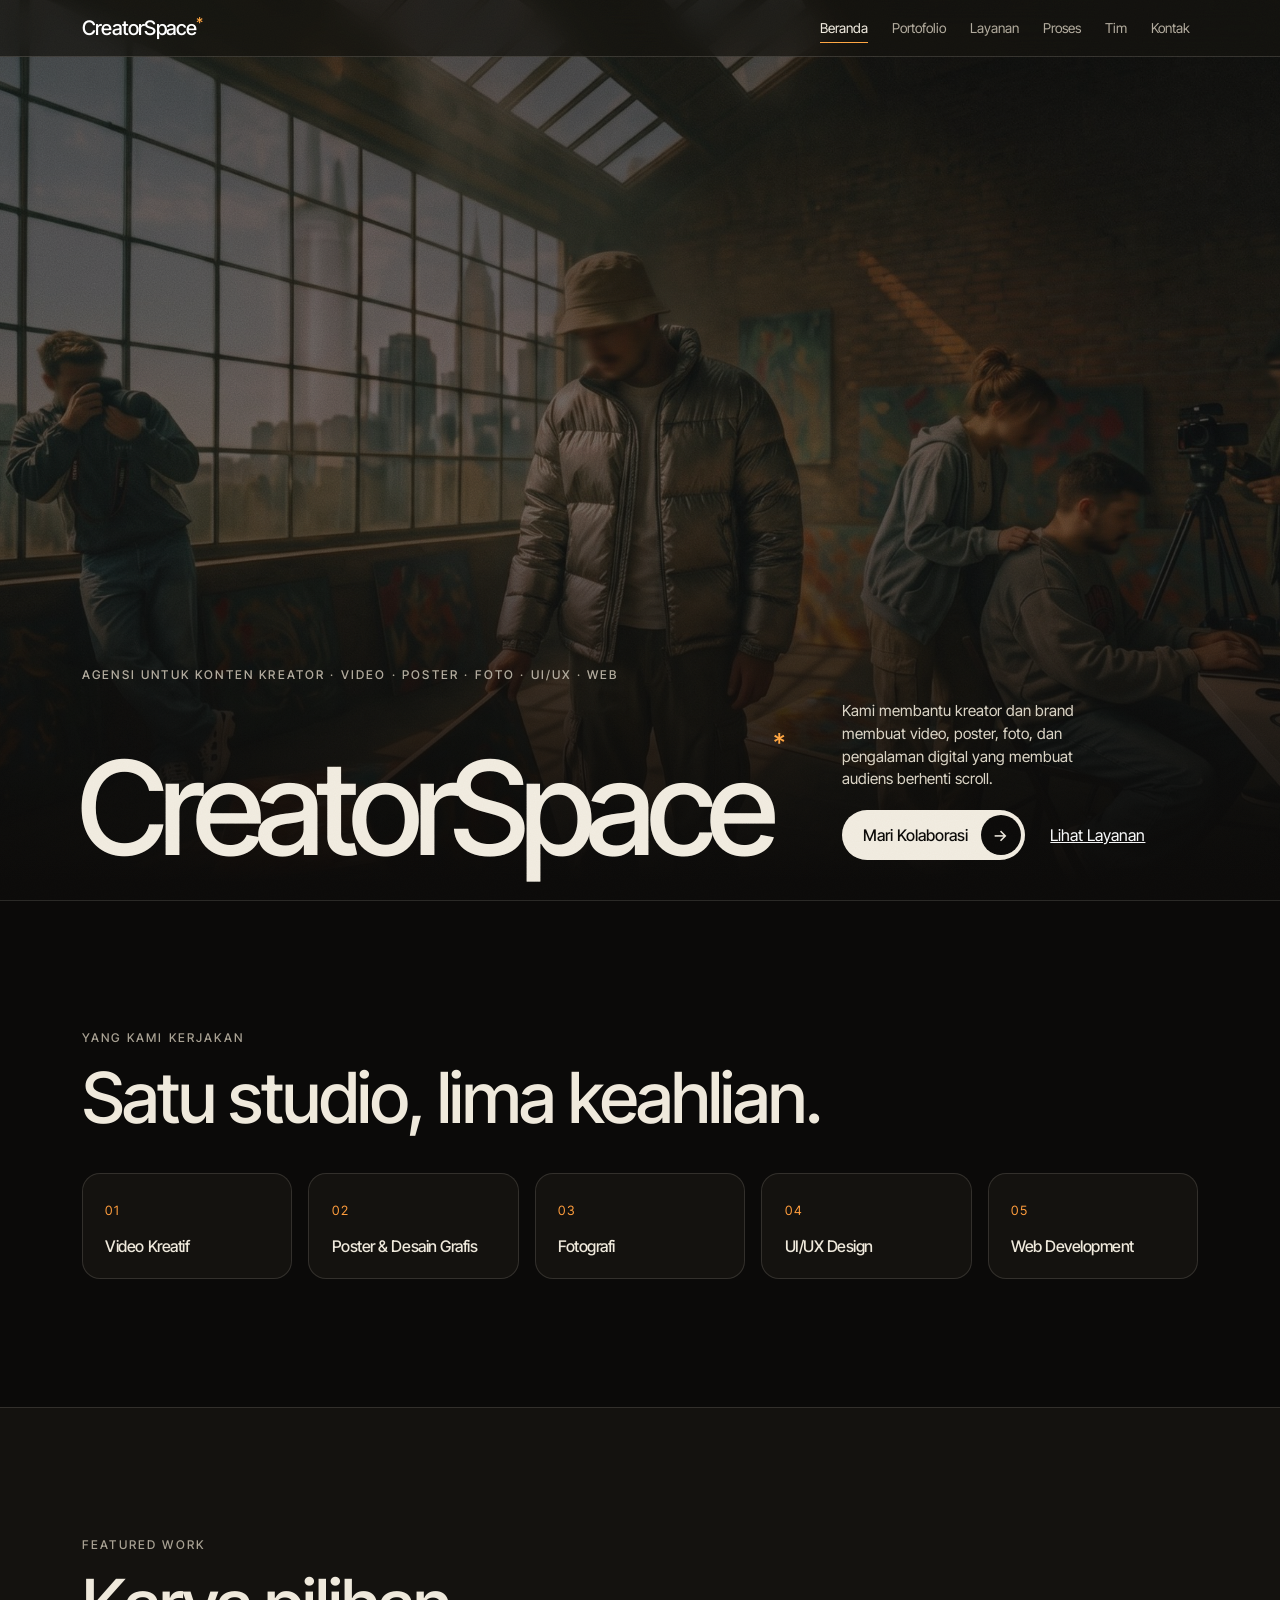
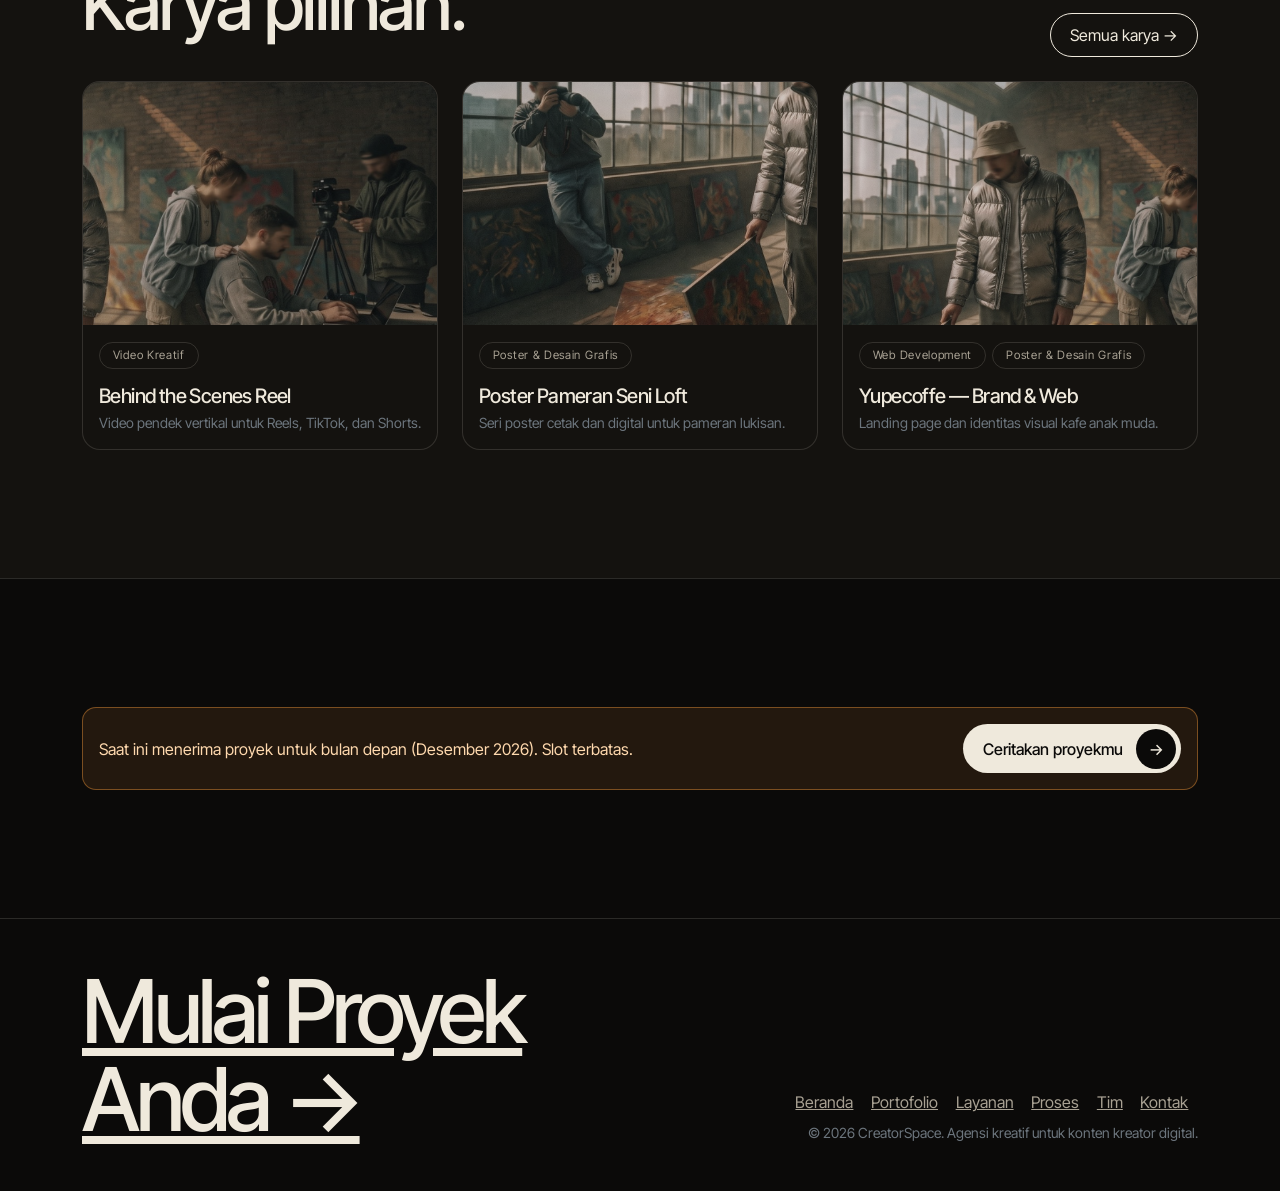
<file: Try/index.html>
<!DOCTYPE html>
<html lang="id" data-bs-theme="dark">
<head>
<meta charset="UTF-8">
<meta name="viewport" content="width=device-width, initial-scale=1">
<meta name="description" content="CreatorSpace: agensi kreatif untuk konten kreator digital — video, poster, foto, UI/UX, dan web.">
<title>Agensi Konten Kreator Digital — CreatorSpace</title>
<link rel="preconnect" href="https://fonts.googleapis.com">
<link href="https://fonts.googleapis.com/css2?family=Inter+Tight:wght@400;500;700&display=swap" rel="stylesheet">
<link href="https://cdn.jsdelivr.net/npm/bootstrap@5.3.3/dist/css/bootstrap.min.css" rel="stylesheet">
<link href="css/style.css" rel="stylesheet">
</head>
<body>  
<div class="curtain out" id="curtain" aria-hidden="true"></div>
<header>
  <nav class="navbar navbar-expand-lg cs-nav fixed-top" aria-label="Navigasi utama">
    <div class="container">
      <a class="navbar-brand" href="index.html">CreatorSpace<sup>*</sup></a>
      <button class="navbar-toggler" type="button" data-bs-toggle="collapse" data-bs-target="#menu" aria-controls="menu" aria-expanded="false" aria-label="Buka menu"><span class="navbar-toggler-icon"></span></button>
      <div class="collapse navbar-collapse" id="menu"><ul class="navbar-nav ms-auto gap-lg-2"><li class="nav-item"><a class="nav-link active" href="index.html" aria-current="page">Beranda</a></li><li class="nav-item"><a class="nav-link" href="portofolio.html">Portofolio</a></li><li class="nav-item"><a class="nav-link" href="layanan.html">Layanan</a></li><li class="nav-item"><a class="nav-link" href="proses.html">Proses</a></li><li class="nav-item"><a class="nav-link" href="tim.html">Tim</a></li><li class="nav-item"><a class="nav-link" href="kontak.html">Kontak</a></li></ul></div>
    </div>
  </nav>
</header>
<main>

<section class="hero" aria-labelledby="judul-hero">
  <img class="hero-img" src="assets/team.jpg" alt="Tim CreatorSpace bekerja di studio berdinding bata: memotret, mengatur karya, mengedit, dan merekam video">
  <div class="container hero-content">
    <p class="eyebrow hero-in" style="--d:.1s">Agensi untuk konten kreator · Video · Poster · Foto · UI/UX · Web</p>
    <div class="row align-items-end g-4">
      <div class="col-lg-8"><h1 id="judul-hero" class="hero-in" style="--d:.25s">CreatorSpace<sup>*</sup></h1></div>
      <div class="col-lg-4 hero-in" style="--d:.5s">
        <p class="hero-desc">Kami membantu kreator dan brand membuat video, poster, foto, dan pengalaman digital yang membuat audiens berhenti scroll.</p>
        <a href="kontak.html" class="btn btn-cs">Mari Kolaborasi <span class="arr" aria-hidden="true">→</span></a>
        <a href="layanan.html" class="btn btn-link link-light ms-2">Lihat Layanan</a>
      </div>
    </div>
  </div>
</section>
<section class="sec" aria-labelledby="j-kat"><div class="container">
  <p class="eyebrow" data-reveal>Yang kami kerjakan</p><h2 id="j-kat" data-reveal>Satu studio, lima keahlian.</h2>
  <div class="row g-3"><div class="col-6 col-lg" data-reveal style="--d:0.0s"><a class="card cat h-100" href="portofolio.html?f=video"><div class="card-body"><span class="num">01</span><h3 class="h6 mt-3 mb-0">Video Kreatif</h3></div></a></div><div class="col-6 col-lg" data-reveal style="--d:0.08s"><a class="card cat h-100" href="portofolio.html?f=poster"><div class="card-body"><span class="num">02</span><h3 class="h6 mt-3 mb-0">Poster & Desain Grafis</h3></div></a></div><div class="col-6 col-lg" data-reveal style="--d:0.16s"><a class="card cat h-100" href="portofolio.html?f=foto"><div class="card-body"><span class="num">03</span><h3 class="h6 mt-3 mb-0">Fotografi</h3></div></a></div><div class="col-6 col-lg" data-reveal style="--d:0.24s"><a class="card cat h-100" href="portofolio.html?f=ux"><div class="card-body"><span class="num">04</span><h3 class="h6 mt-3 mb-0">UI/UX Design</h3></div></a></div><div class="col-6 col-lg" data-reveal style="--d:0.32s"><a class="card cat h-100" href="portofolio.html?f=web"><div class="card-body"><span class="num">05</span><h3 class="h6 mt-3 mb-0">Web Development</h3></div></a></div></div>
</div></section>
<section class="sec alt" aria-labelledby="j-fw"><div class="container">
  <div class="d-flex justify-content-between align-items-end flex-wrap gap-3"><div><p class="eyebrow" data-reveal>Featured Work</p><h2 id="j-fw" data-reveal>Karya pilihan.</h2></div><a class="btn btn-chip mb-4" href="portofolio.html" data-reveal>Semua karya →</a></div>
  <div class="row g-4"><div class="col-md-6 col-lg-4" data-c="video" data-reveal style="--d:0.0s">
<article class="card work h-100"><a class="stretched-link-wrap" href="proyek-reel-studio.html" aria-label="Lihat detail proyek Behind the Scenes Reel"><div class="thumb"><img class="cr" src="assets/team.jpg" alt="Videografer mengatur kamera pada tripod di studio" style="--p:96% 50%;--z:2" loading="lazy"></div></a>
<div class="card-body"><div class="mb-2"><span class="badge-cs">Video Kreatif</span></div><h2 class="h5 mb-1"><a href="proyek-reel-studio.html" class="stretched-link">Behind the Scenes Reel</a></h2><p class="small text-secondary mb-0">Video pendek vertikal untuk Reels, TikTok, dan Shorts.</p></div></article></div><div class="col-md-6 col-lg-4" data-c="poster" data-reveal style="--d:0.1s">
<article class="card work h-100"><a class="stretched-link-wrap" href="proyek-poster-pameran.html" aria-label="Lihat detail proyek Poster Pameran Seni Loft"><div class="thumb"><img class="cr" src="assets/team.jpg" alt="Deretan lukisan abstrak bersandar di dinding studio" style="--p:8% 92%;--z:1.8" loading="lazy"></div></a>
<div class="card-body"><div class="mb-2"><span class="badge-cs">Poster & Desain Grafis</span></div><h2 class="h5 mb-1"><a href="proyek-poster-pameran.html" class="stretched-link">Poster Pameran Seni Loft</a></h2><p class="small text-secondary mb-0">Seri poster cetak dan digital untuk pameran lukisan.</p></div></article></div><div class="col-md-6 col-lg-4" data-c="web poster" data-reveal style="--d:0.2s">
<article class="card work h-100"><a class="stretched-link-wrap" href="proyek-yupecoffe.html" aria-label="Lihat detail proyek Yupecoffe — Brand & Web"><div class="thumb"><img class="cr" src="assets/team.jpg" alt="Pengunjung bertopi bucket dengan jaket metalik di studio" style="--p:52% 45%;--z:1.7" loading="lazy"></div></a>
<div class="card-body"><div class="mb-2"><span class="badge-cs">Web Development</span><span class="badge-cs">Poster & Desain Grafis</span></div><h2 class="h5 mb-1"><a href="proyek-yupecoffe.html" class="stretched-link">Yupecoffe — Brand & Web</a></h2><p class="small text-secondary mb-0">Landing page dan identitas visual kafe anak muda.</p></div></article></div></div>
</div></section>
<section class="sec" aria-label="Ketersediaan"><div class="container">
  <div class="alert alert-cs d-flex flex-wrap justify-content-between align-items-center gap-3 mb-0" role="alert" data-reveal>
    <span>Saat ini menerima proyek untuk bulan depan (Desember 2026). Slot terbatas.</span><a class="btn btn-cs" href="kontak.html">Ceritakan proyekmu <span class="arr" aria-hidden="true">→</span></a>
  </div>
</div></section>
</main>
<footer class="py-5">
  <div class="container">
    <div class="row g-4 align-items-end">
      <div class="col-lg-7"><a class="foot-cta" href="kontak.html">Mulai Proyek Anda <span aria-hidden="true">→</span></a></div>
      <div class="col-lg-5 text-lg-end"><ul class="list-inline mb-2"><li class="list-inline-item"><a href="index.html">Beranda</a></li><li class="list-inline-item"><a href="portofolio.html">Portofolio</a></li><li class="list-inline-item"><a href="layanan.html">Layanan</a></li><li class="list-inline-item"><a href="proses.html">Proses</a></li><li class="list-inline-item"><a href="tim.html">Tim</a></li><li class="list-inline-item"><a href="kontak.html">Kontak</a></li></ul><p class="text-secondary small mb-0">© 2026 CreatorSpace. Agensi kreatif untuk konten kreator digital.</p></div>
    </div>
  </div>
</footer>
<script src="https://cdn.jsdelivr.net/npm/bootstrap@5.3.3/dist/js/bootstrap.bundle.min.js"></script>
<script src="js/main.js"></script>
</body>
</html>
</file>
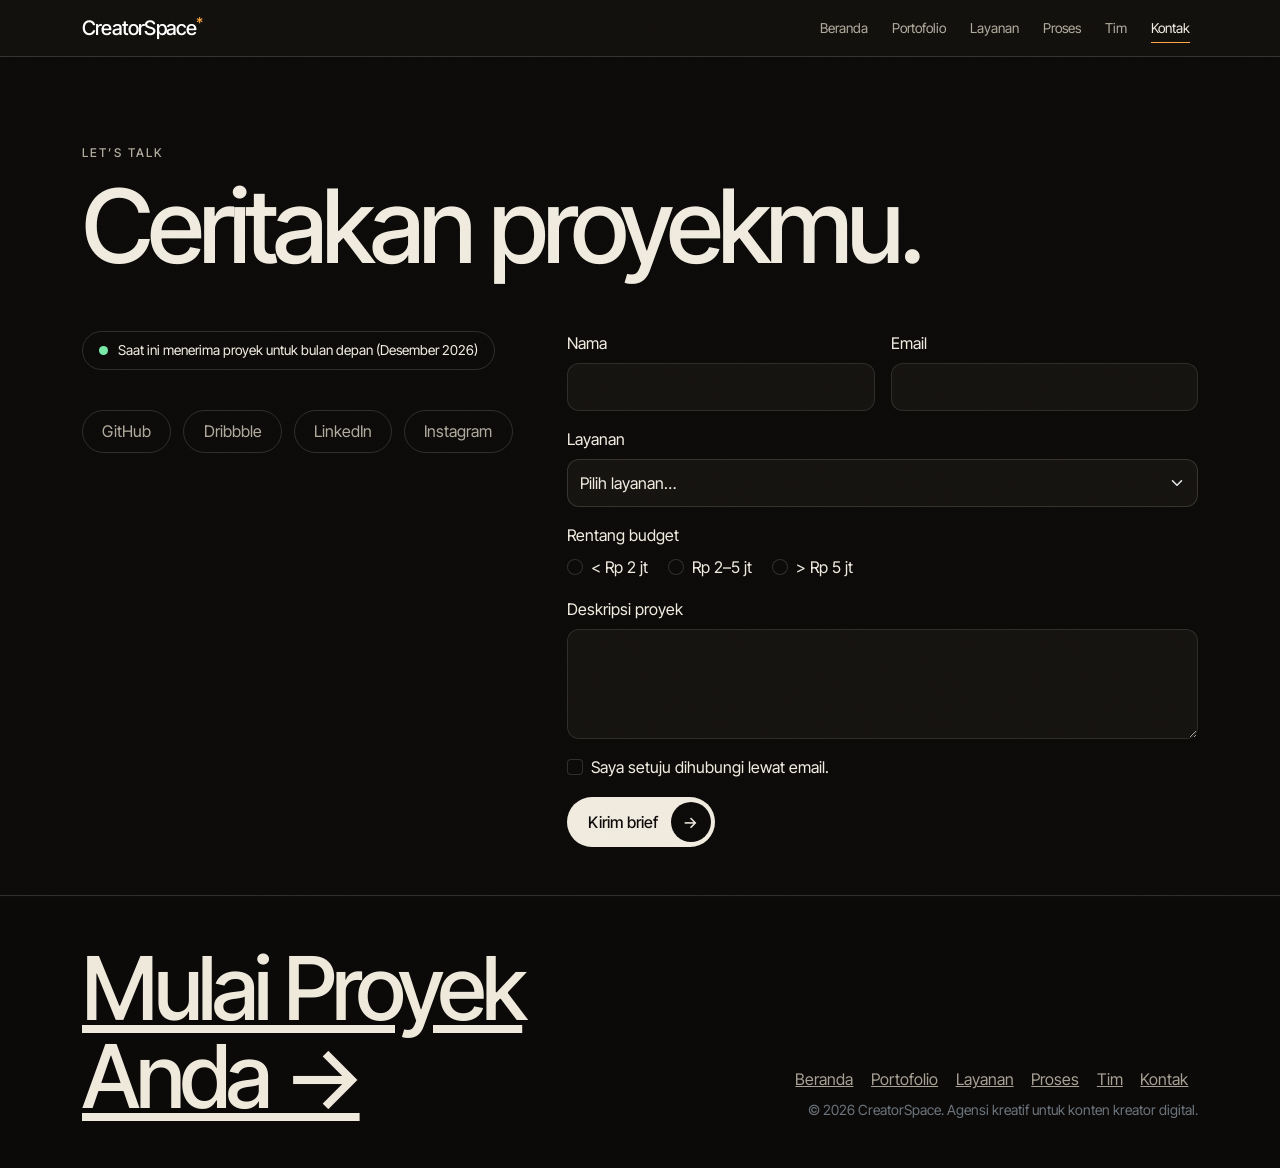
<file: Try/kontak.html>
<!DOCTYPE html>
<html lang="id" data-bs-theme="dark">
<head>
<meta charset="UTF-8">
<meta name="viewport" content="width=device-width, initial-scale=1">
<meta name="description" content="CreatorSpace: agensi kreatif untuk konten kreator digital — video, poster, foto, UI/UX, dan web.">
<title>Kontak — CreatorSpace</title>
<link rel="preconnect" href="https://fonts.googleapis.com">
<link href="https://fonts.googleapis.com/css2?family=Inter+Tight:wght@400;500;700&display=swap" rel="stylesheet">
<link href="https://cdn.jsdelivr.net/npm/bootstrap@5.3.3/dist/css/bootstrap.min.css" rel="stylesheet">
<link href="css/style.css" rel="stylesheet">
</head>
<body>
<div class="curtain out" id="curtain" aria-hidden="true"></div>
<header>
  <nav class="navbar navbar-expand-lg cs-nav fixed-top" aria-label="Navigasi utama">
    <div class="container">
      <a class="navbar-brand" href="index.html">CreatorSpace<sup>*</sup></a>
      <button class="navbar-toggler" type="button" data-bs-toggle="collapse" data-bs-target="#menu" aria-controls="menu" aria-expanded="false" aria-label="Buka menu"><span class="navbar-toggler-icon"></span></button>
      <div class="collapse navbar-collapse" id="menu"><ul class="navbar-nav ms-auto gap-lg-2"><li class="nav-item"><a class="nav-link" href="index.html">Beranda</a></li><li class="nav-item"><a class="nav-link" href="portofolio.html">Portofolio</a></li><li class="nav-item"><a class="nav-link" href="layanan.html">Layanan</a></li><li class="nav-item"><a class="nav-link" href="proses.html">Proses</a></li><li class="nav-item"><a class="nav-link" href="tim.html">Tim</a></li><li class="nav-item"><a class="nav-link active" href="kontak.html" aria-current="page">Kontak</a></li></ul></div>
    </div>
  </nav>
</header>
<main>
<section class="page-head"><div class="container"><p class="eyebrow" data-reveal>Let’s Talk</p><h1 data-reveal>Ceritakan proyekmu.</h1></div></section>
<section class="pb-5"><div class="container"><div class="row g-4 gx-lg-5">
  <div class="col-lg-5">
    <p class="avail" data-reveal>Saat ini menerima proyek untuk bulan depan (Desember 2026)</p>
    <ul class="list-inline mt-4" data-reveal>
      <li class="list-inline-item"><a class="btn btn-chip" href="https://github.com/auliafachri" target="_blank" rel="noopener">GitHub</a></li>
      <li class="list-inline-item"><a class="btn btn-chip" href="kontak.html">Dribbble</a></li>
      <li class="list-inline-item"><a class="btn btn-chip" href="kontak.html">LinkedIn</a></li>
      <li class="list-inline-item"><a class="btn btn-chip" href="kontak.html">Instagram</a></li>
    </ul>
  </div>
  <div class="col-lg-7" data-reveal>
    <div id="notif" role="status"></div>
    <form id="brief" action="#" method="post"><div class="row g-3">
      <div class="col-md-6"><label for="nama" class="form-label">Nama</label><input type="text" class="form-control" id="nama" name="nama" required autocomplete="name"><div class="invalid-feedback">Nama wajib diisi.</div></div>
      <div class="col-md-6"><label for="email" class="form-label">Email</label><input type="email" class="form-control" id="email" name="email" required autocomplete="email"><div class="invalid-feedback">Isi email yang valid.</div></div>
      <div class="col-12"><label for="layanan-pilih" class="form-label">Layanan</label><select class="form-select" id="layanan-pilih" name="layanan" required><option value="">Pilih layanan…</option><option>Video Kreatif & Reels</option><option>Poster & Desain Grafis</option><option>Fotografi Konten</option><option>Social Media Content Plan</option><option>UI/UX Prototyping</option><option>Web Development & 3D WebGL</option></select><div class="invalid-feedback">Pilih salah satu layanan.</div></div>
      <fieldset class="col-12"><legend class="form-label fs-6">Rentang budget</legend>
        <div class="form-check form-check-inline"><input class="form-check-input" type="radio" name="budget" id="b1" required><label class="form-check-label" for="b1">&lt; Rp 2 jt</label></div>
        <div class="form-check form-check-inline"><input class="form-check-input" type="radio" name="budget" id="b2"><label class="form-check-label" for="b2">Rp 2–5 jt</label></div>
        <div class="form-check form-check-inline"><input class="form-check-input" type="radio" name="budget" id="b3"><label class="form-check-label" for="b3">&gt; Rp 5 jt</label></div></fieldset>
      <div class="col-12"><label for="deskripsi" class="form-label">Deskripsi proyek</label><textarea class="form-control" id="deskripsi" name="deskripsi" rows="4" required minlength="10"></textarea><div class="invalid-feedback">Ceritakan proyekmu minimal 10 karakter.</div></div>
      <div class="col-12"><div class="form-check"><input class="form-check-input" type="checkbox" id="setuju" required><label class="form-check-label" for="setuju">Saya setuju dihubungi lewat email.</label><div class="invalid-feedback">Centang untuk melanjutkan.</div></div></div>
      <div class="col-12"><button type="submit" class="btn btn-cs">Kirim brief <span class="arr" aria-hidden="true">→</span></button></div>
    </div></form>
  </div>
</div></div></section>
</main>
<footer class="py-5">
  <div class="container">
    <div class="row g-4 align-items-end">
      <div class="col-lg-7"><a class="foot-cta" href="kontak.html">Mulai Proyek Anda <span aria-hidden="true">→</span></a></div>
      <div class="col-lg-5 text-lg-end"><ul class="list-inline mb-2"><li class="list-inline-item"><a href="index.html">Beranda</a></li><li class="list-inline-item"><a href="portofolio.html">Portofolio</a></li><li class="list-inline-item"><a href="layanan.html">Layanan</a></li><li class="list-inline-item"><a href="proses.html">Proses</a></li><li class="list-inline-item"><a href="tim.html">Tim</a></li><li class="list-inline-item"><a href="kontak.html">Kontak</a></li></ul><p class="text-secondary small mb-0">© 2026 CreatorSpace. Agensi kreatif untuk konten kreator digital.</p></div>
    </div>
  </div>
</footer>
<script src="https://cdn.jsdelivr.net/npm/bootstrap@5.3.3/dist/js/bootstrap.bundle.min.js"></script>
<script src="js/main.js"></script>
</body>
</html>
</file>
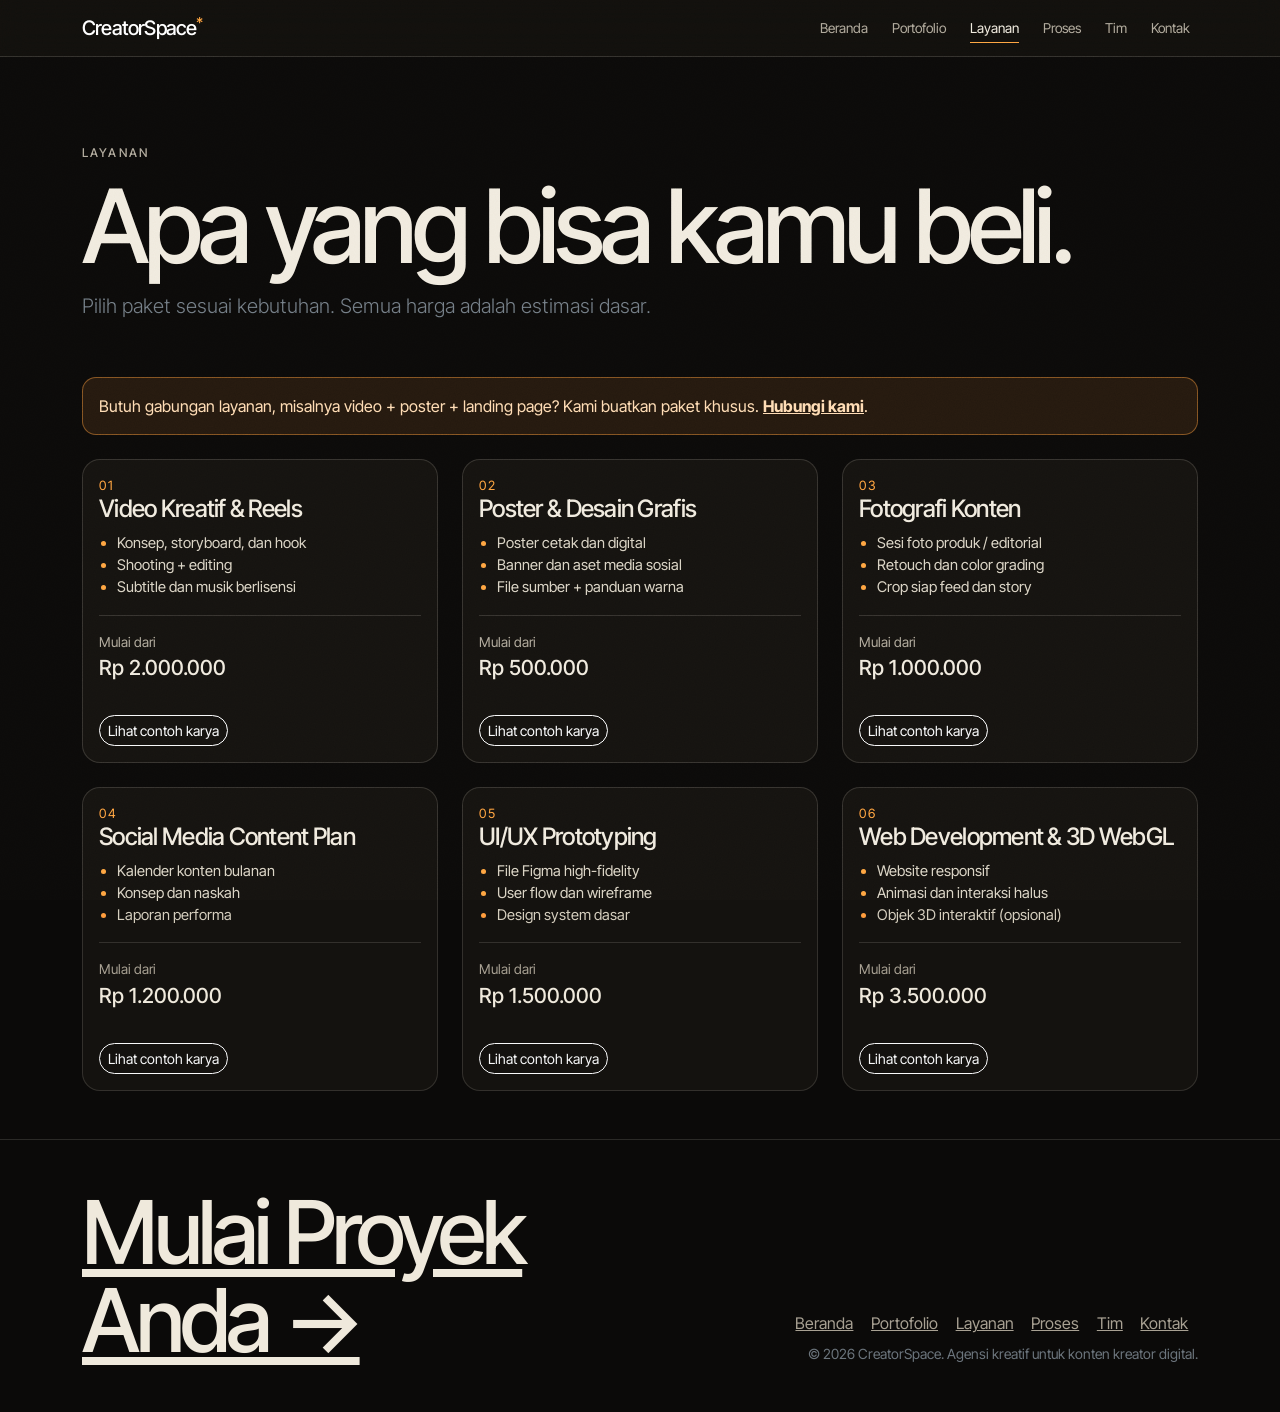
<file: Try/layanan.html>
<!DOCTYPE html>
<html lang="id" data-bs-theme="dark">
<head>
<meta charset="UTF-8">
<meta name="viewport" content="width=device-width, initial-scale=1">
<meta name="description" content="CreatorSpace: agensi kreatif untuk konten kreator digital — video, poster, foto, UI/UX, dan web.">
<title>Layanan — CreatorSpace</title>
<link rel="preconnect" href="https://fonts.googleapis.com">
<link href="https://fonts.googleapis.com/css2?family=Inter+Tight:wght@400;500;700&display=swap" rel="stylesheet">
<link href="https://cdn.jsdelivr.net/npm/bootstrap@5.3.3/dist/css/bootstrap.min.css" rel="stylesheet">
<link href="css/style.css" rel="stylesheet">
</head>
<body>
<div class="curtain out" id="curtain" aria-hidden="true"></div>
<header>
  <nav class="navbar navbar-expand-lg cs-nav fixed-top" aria-label="Navigasi utama">
    <div class="container">
      <a class="navbar-brand" href="index.html">CreatorSpace<sup>*</sup></a>
      <button class="navbar-toggler" type="button" data-bs-toggle="collapse" data-bs-target="#menu" aria-controls="menu" aria-expanded="false" aria-label="Buka menu"><span class="navbar-toggler-icon"></span></button>
      <div class="collapse navbar-collapse" id="menu"><ul class="navbar-nav ms-auto gap-lg-2"><li class="nav-item"><a class="nav-link" href="index.html">Beranda</a></li><li class="nav-item"><a class="nav-link" href="portofolio.html">Portofolio</a></li><li class="nav-item"><a class="nav-link active" href="layanan.html" aria-current="page">Layanan</a></li><li class="nav-item"><a class="nav-link" href="proses.html">Proses</a></li><li class="nav-item"><a class="nav-link" href="tim.html">Tim</a></li><li class="nav-item"><a class="nav-link" href="kontak.html">Kontak</a></li></ul></div>
    </div>
  </nav>
</header>
<main>
<section class="page-head"><div class="container"><p class="eyebrow" data-reveal>Layanan</p><h1 data-reveal>Apa yang bisa kamu beli.</h1><p class="lead text-secondary" data-reveal>Pilih paket sesuai kebutuhan. Semua harga adalah estimasi dasar.</p></div></section>
<section class="pb-5"><div class="container">
  <div class="alert alert-cs mb-4" role="alert" data-reveal>Butuh gabungan layanan, misalnya video + poster + landing page? Kami buatkan paket khusus. <a href="kontak.html" class="alert-link">Hubungi kami</a>.</div>
  <div class="row g-4"><div class="col-md-6 col-lg-4" data-reveal style="--d:0.0s"><article class="card svc h-100"><div class="card-body d-flex flex-column"><span class="num">01</span><h2 class="h4">Video Kreatif & Reels</h2><ul><li>Konsep, storyboard, dan hook</li><li>Shooting + editing</li><li>Subtitle dan musik berlisensi</li></ul><p class="price mt-auto">Mulai dari <b>Rp 2.000.000</b></p><a class="btn btn-sm btn-outline-light mt-3 align-self-start" href="portofolio.html?f=video">Lihat contoh karya</a></div></article></div><div class="col-md-6 col-lg-4" data-reveal style="--d:0.1s"><article class="card svc h-100"><div class="card-body d-flex flex-column"><span class="num">02</span><h2 class="h4">Poster & Desain Grafis</h2><ul><li>Poster cetak dan digital</li><li>Banner dan aset media sosial</li><li>File sumber + panduan warna</li></ul><p class="price mt-auto">Mulai dari <b>Rp 500.000</b></p><a class="btn btn-sm btn-outline-light mt-3 align-self-start" href="portofolio.html?f=poster">Lihat contoh karya</a></div></article></div><div class="col-md-6 col-lg-4" data-reveal style="--d:0.2s"><article class="card svc h-100"><div class="card-body d-flex flex-column"><span class="num">03</span><h2 class="h4">Fotografi Konten</h2><ul><li>Sesi foto produk / editorial</li><li>Retouch dan color grading</li><li>Crop siap feed dan story</li></ul><p class="price mt-auto">Mulai dari <b>Rp 1.000.000</b></p><a class="btn btn-sm btn-outline-light mt-3 align-self-start" href="portofolio.html?f=foto">Lihat contoh karya</a></div></article></div><div class="col-md-6 col-lg-4" data-reveal style="--d:0.0s"><article class="card svc h-100"><div class="card-body d-flex flex-column"><span class="num">04</span><h2 class="h4">Social Media Content Plan</h2><ul><li>Kalender konten bulanan</li><li>Konsep dan naskah</li><li>Laporan performa</li></ul><p class="price mt-auto">Mulai dari <b>Rp 1.200.000</b></p><a class="btn btn-sm btn-outline-light mt-3 align-self-start" href="portofolio.html?f=video">Lihat contoh karya</a></div></article></div><div class="col-md-6 col-lg-4" data-reveal style="--d:0.1s"><article class="card svc h-100"><div class="card-body d-flex flex-column"><span class="num">05</span><h2 class="h4">UI/UX Prototyping</h2><ul><li>File Figma high-fidelity</li><li>User flow dan wireframe</li><li>Design system dasar</li></ul><p class="price mt-auto">Mulai dari <b>Rp 1.500.000</b></p><a class="btn btn-sm btn-outline-light mt-3 align-self-start" href="portofolio.html?f=ux">Lihat contoh karya</a></div></article></div><div class="col-md-6 col-lg-4" data-reveal style="--d:0.2s"><article class="card svc h-100"><div class="card-body d-flex flex-column"><span class="num">06</span><h2 class="h4">Web Development & 3D WebGL</h2><ul><li>Website responsif</li><li>Animasi dan interaksi halus</li><li>Objek 3D interaktif (opsional)</li></ul><p class="price mt-auto">Mulai dari <b>Rp 3.500.000</b></p><a class="btn btn-sm btn-outline-light mt-3 align-self-start" href="portofolio.html?f=web">Lihat contoh karya</a></div></article></div></div>
</div></section>
</main>
<footer class="py-5">
  <div class="container">
    <div class="row g-4 align-items-end">
      <div class="col-lg-7"><a class="foot-cta" href="kontak.html">Mulai Proyek Anda <span aria-hidden="true">→</span></a></div>
      <div class="col-lg-5 text-lg-end"><ul class="list-inline mb-2"><li class="list-inline-item"><a href="index.html">Beranda</a></li><li class="list-inline-item"><a href="portofolio.html">Portofolio</a></li><li class="list-inline-item"><a href="layanan.html">Layanan</a></li><li class="list-inline-item"><a href="proses.html">Proses</a></li><li class="list-inline-item"><a href="tim.html">Tim</a></li><li class="list-inline-item"><a href="kontak.html">Kontak</a></li></ul><p class="text-secondary small mb-0">© 2026 CreatorSpace. Agensi kreatif untuk konten kreator digital.</p></div>
    </div>
  </div>
</footer>
<script src="https://cdn.jsdelivr.net/npm/bootstrap@5.3.3/dist/js/bootstrap.bundle.min.js"></script>
<script src="js/main.js"></script>
</body>
</html>
</file>
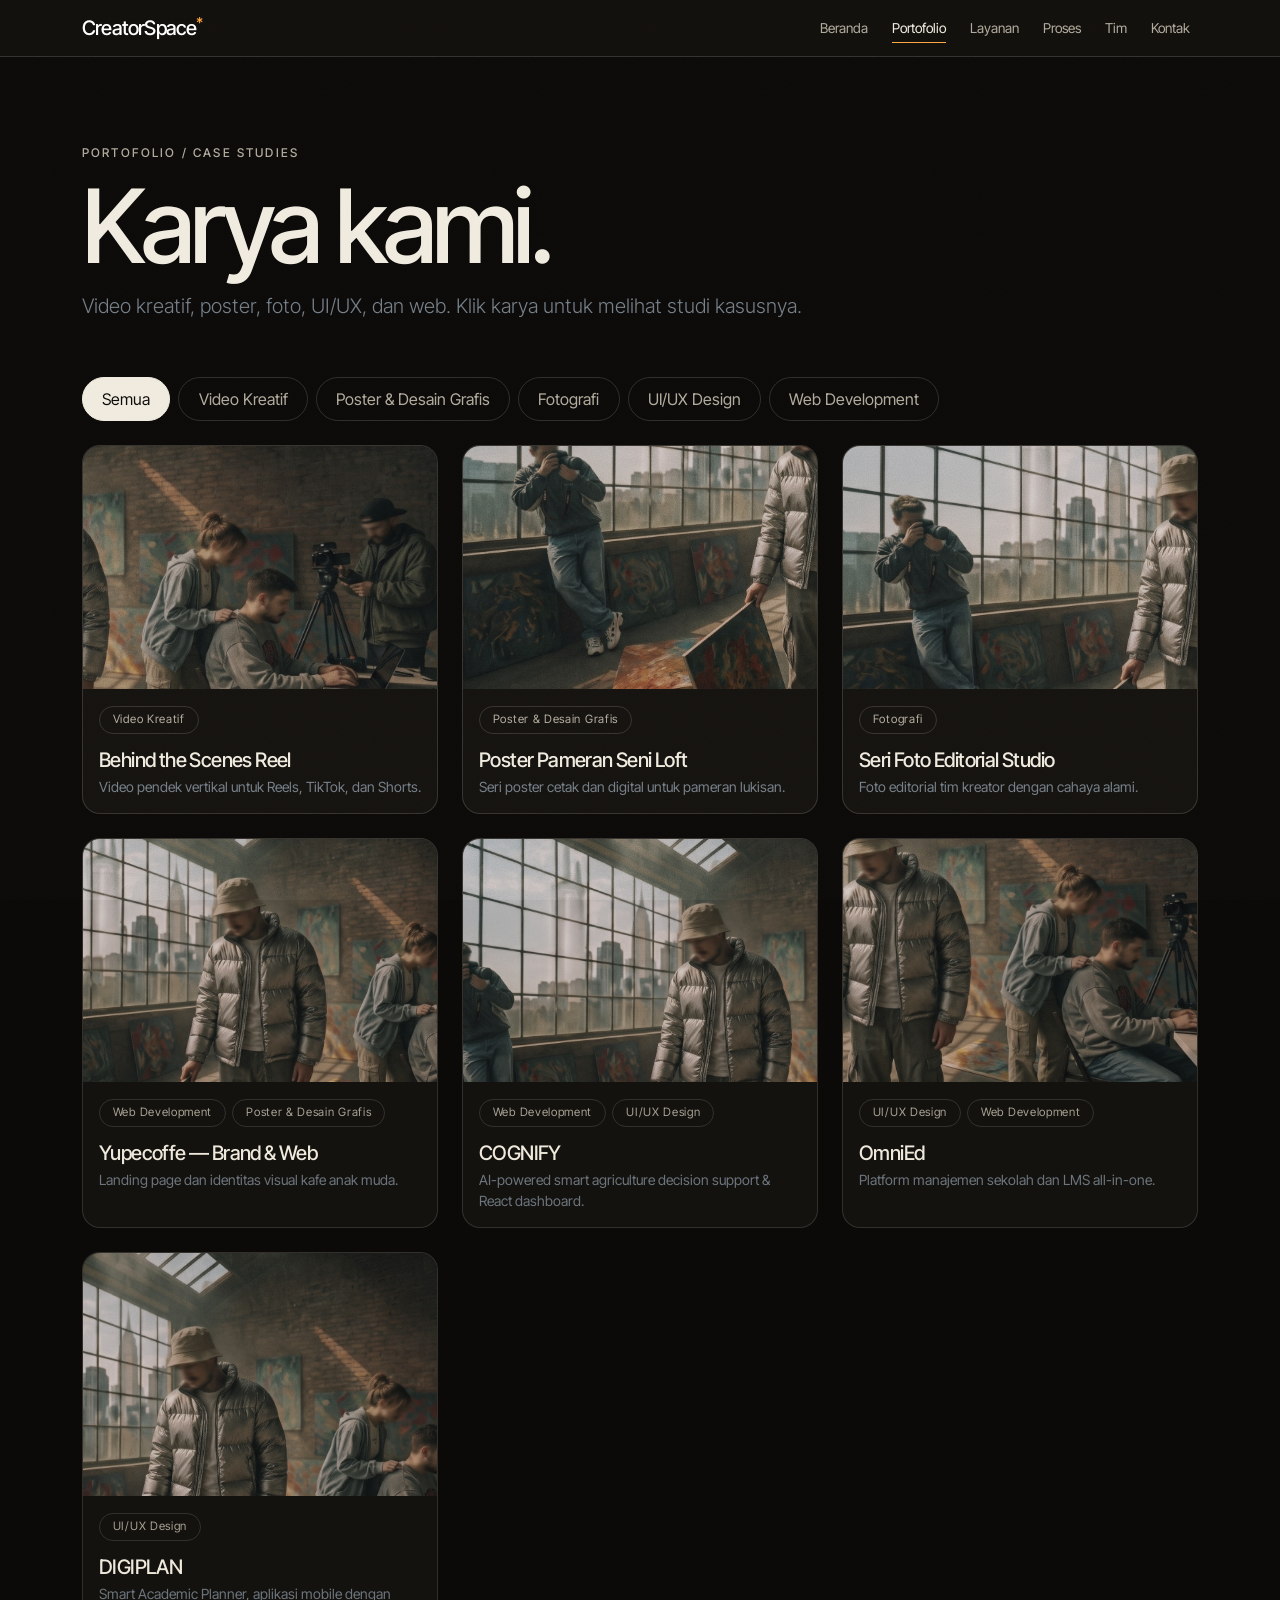
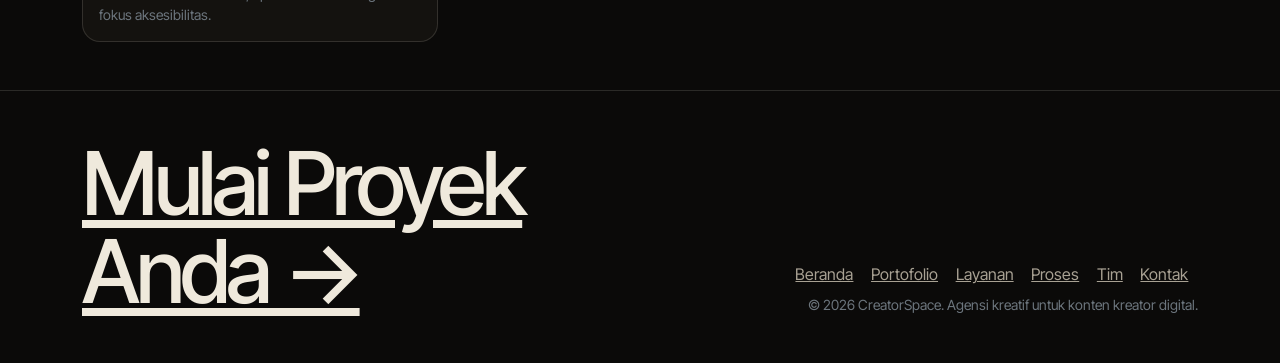
<file: Try/portofolio.html>
<!DOCTYPE html>
<html lang="id" data-bs-theme="dark">
<head>
<meta charset="UTF-8">
<meta name="viewport" content="width=device-width, initial-scale=1">
<meta name="description" content="CreatorSpace: agensi kreatif untuk konten kreator digital — video, poster, foto, UI/UX, dan web.">
<title>Portofolio — CreatorSpace</title>
<link rel="preconnect" href="https://fonts.googleapis.com">
<link href="https://fonts.googleapis.com/css2?family=Inter+Tight:wght@400;500;700&display=swap" rel="stylesheet">
<link href="https://cdn.jsdelivr.net/npm/bootstrap@5.3.3/dist/css/bootstrap.min.css" rel="stylesheet">
<link href="css/style.css" rel="stylesheet">
</head>
<body>
<div class="curtain out" id="curtain" aria-hidden="true"></div>
<header>
  <nav class="navbar navbar-expand-lg cs-nav fixed-top" aria-label="Navigasi utama">
    <div class="container">
      <a class="navbar-brand" href="index.html">CreatorSpace<sup>*</sup></a>
      <button class="navbar-toggler" type="button" data-bs-toggle="collapse" data-bs-target="#menu" aria-controls="menu" aria-expanded="false" aria-label="Buka menu"><span class="navbar-toggler-icon"></span></button>
      <div class="collapse navbar-collapse" id="menu"><ul class="navbar-nav ms-auto gap-lg-2"><li class="nav-item"><a class="nav-link" href="index.html">Beranda</a></li><li class="nav-item"><a class="nav-link active" href="portofolio.html" aria-current="page">Portofolio</a></li><li class="nav-item"><a class="nav-link" href="layanan.html">Layanan</a></li><li class="nav-item"><a class="nav-link" href="proses.html">Proses</a></li><li class="nav-item"><a class="nav-link" href="tim.html">Tim</a></li><li class="nav-item"><a class="nav-link" href="kontak.html">Kontak</a></li></ul></div>
    </div>
  </nav>
</header>
<main>
<section class="page-head"><div class="container"><p class="eyebrow" data-reveal>Portofolio / Case Studies</p><h1 data-reveal>Karya kami.</h1><p class="lead text-secondary" data-reveal>Video kreatif, poster, foto, UI/UX, dan web. Klik karya untuk melihat studi kasusnya.</p></div></section>
<section class="pb-5"><div class="container">
  <div class="d-flex flex-wrap gap-2 mb-4" role="group" aria-label="Filter kategori"><button class="btn btn-chip active" data-f="all">Semua</button><button class="btn btn-chip" data-f="video">Video Kreatif</button><button class="btn btn-chip" data-f="poster">Poster & Desain Grafis</button><button class="btn btn-chip" data-f="foto">Fotografi</button><button class="btn btn-chip" data-f="ux">UI/UX Design</button><button class="btn btn-chip" data-f="web">Web Development</button></div>
  <div class="row g-4" id="grid"><div class="col-md-6 col-lg-4" data-c="video" data-reveal style="--d:0.0s">
<article class="card work h-100"><a class="stretched-link-wrap" href="proyek-reel-studio.html" aria-label="Lihat detail proyek Behind the Scenes Reel"><div class="thumb"><img class="cr" src="assets/team.jpg" alt="Videografer mengatur kamera pada tripod di studio" style="--p:96% 50%;--z:2" loading="lazy"></div></a>
<div class="card-body"><div class="mb-2"><span class="badge-cs">Video Kreatif</span></div><h2 class="h5 mb-1"><a href="proyek-reel-studio.html" class="stretched-link">Behind the Scenes Reel</a></h2><p class="small text-secondary mb-0">Video pendek vertikal untuk Reels, TikTok, dan Shorts.</p></div></article></div><div class="col-md-6 col-lg-4" data-c="poster" data-reveal style="--d:0.1s">
<article class="card work h-100"><a class="stretched-link-wrap" href="proyek-poster-pameran.html" aria-label="Lihat detail proyek Poster Pameran Seni Loft"><div class="thumb"><img class="cr" src="assets/team.jpg" alt="Deretan lukisan abstrak bersandar di dinding studio" style="--p:8% 92%;--z:1.8" loading="lazy"></div></a>
<div class="card-body"><div class="mb-2"><span class="badge-cs">Poster & Desain Grafis</span></div><h2 class="h5 mb-1"><a href="proyek-poster-pameran.html" class="stretched-link">Poster Pameran Seni Loft</a></h2><p class="small text-secondary mb-0">Seri poster cetak dan digital untuk pameran lukisan.</p></div></article></div><div class="col-md-6 col-lg-4" data-c="foto" data-reveal style="--d:0.2s">
<article class="card work h-100"><a class="stretched-link-wrap" href="proyek-foto-editorial.html" aria-label="Lihat detail proyek Seri Foto Editorial Studio"><div class="thumb"><img class="cr" src="assets/team.jpg" alt="Fotografer memotret kota dari jendela besar studio" style="--p:12% 55%;--z:1.9" loading="lazy"></div></a>
<div class="card-body"><div class="mb-2"><span class="badge-cs">Fotografi</span></div><h2 class="h5 mb-1"><a href="proyek-foto-editorial.html" class="stretched-link">Seri Foto Editorial Studio</a></h2><p class="small text-secondary mb-0">Foto editorial tim kreator dengan cahaya alami.</p></div></article></div><div class="col-md-6 col-lg-4" data-c="web poster" data-reveal style="--d:0.0s">
<article class="card work h-100"><a class="stretched-link-wrap" href="proyek-yupecoffe.html" aria-label="Lihat detail proyek Yupecoffe — Brand & Web"><div class="thumb"><img class="cr" src="assets/team.jpg" alt="Pengunjung bertopi bucket dengan jaket metalik di studio" style="--p:52% 45%;--z:1.7" loading="lazy"></div></a>
<div class="card-body"><div class="mb-2"><span class="badge-cs">Web Development</span><span class="badge-cs">Poster & Desain Grafis</span></div><h2 class="h5 mb-1"><a href="proyek-yupecoffe.html" class="stretched-link">Yupecoffe — Brand & Web</a></h2><p class="small text-secondary mb-0">Landing page dan identitas visual kafe anak muda.</p></div></article></div><div class="col-md-6 col-lg-4" data-c="web ux" data-reveal style="--d:0.1s">
<article class="card work h-100"><a class="stretched-link-wrap" href="proyek-cognify.html" aria-label="Lihat detail proyek COGNIFY"><div class="thumb"><img class="cr" src="assets/team.jpg" alt="Jendela studio menghadap panorama kota" style="--p:30% 30%;--z:1.7" loading="lazy"></div></a>
<div class="card-body"><div class="mb-2"><span class="badge-cs">Web Development</span><span class="badge-cs">UI/UX Design</span></div><h2 class="h5 mb-1"><a href="proyek-cognify.html" class="stretched-link">COGNIFY</a></h2><p class="small text-secondary mb-0">AI-powered smart agriculture decision support & React dashboard.</p></div></article></div><div class="col-md-6 col-lg-4" data-c="ux web" data-reveal style="--d:0.2s">
<article class="card work h-100"><a class="stretched-link-wrap" href="proyek-omnied.html" aria-label="Lihat detail proyek OmniEd"><div class="thumb"><img class="cr" src="assets/team.jpg" alt="Anggota tim mengerjakan desain di laptop" style="--p:78% 70%;--z:1.9" loading="lazy"></div></a>
<div class="card-body"><div class="mb-2"><span class="badge-cs">UI/UX Design</span><span class="badge-cs">Web Development</span></div><h2 class="h5 mb-1"><a href="proyek-omnied.html" class="stretched-link">OmniEd</a></h2><p class="small text-secondary mb-0">Platform manajemen sekolah dan LMS all-in-one.</p></div></article></div><div class="col-md-6 col-lg-4" data-c="ux" data-reveal style="--d:0.0s">
<article class="card work h-100"><a class="stretched-link-wrap" href="proyek-digiplan.html" aria-label="Lihat detail proyek DIGIPLAN"><div class="thumb"><img class="cr" src="assets/team.jpg" alt="Dinding bata dengan lukisan berwarna di studio" style="--p:62% 25%;--z:1.8" loading="lazy"></div></a>
<div class="card-body"><div class="mb-2"><span class="badge-cs">UI/UX Design</span></div><h2 class="h5 mb-1"><a href="proyek-digiplan.html" class="stretched-link">DIGIPLAN</a></h2><p class="small text-secondary mb-0">Smart Academic Planner, aplikasi mobile dengan fokus aksesibilitas.</p></div></article></div></div>
</div></section>
</main>
<footer class="py-5">
  <div class="container">
    <div class="row g-4 align-items-end">
      <div class="col-lg-7"><a class="foot-cta" href="kontak.html">Mulai Proyek Anda <span aria-hidden="true">→</span></a></div>
      <div class="col-lg-5 text-lg-end"><ul class="list-inline mb-2"><li class="list-inline-item"><a href="index.html">Beranda</a></li><li class="list-inline-item"><a href="portofolio.html">Portofolio</a></li><li class="list-inline-item"><a href="layanan.html">Layanan</a></li><li class="list-inline-item"><a href="proses.html">Proses</a></li><li class="list-inline-item"><a href="tim.html">Tim</a></li><li class="list-inline-item"><a href="kontak.html">Kontak</a></li></ul><p class="text-secondary small mb-0">© 2026 CreatorSpace. Agensi kreatif untuk konten kreator digital.</p></div>
    </div>
  </div>
</footer>
<script src="https://cdn.jsdelivr.net/npm/bootstrap@5.3.3/dist/js/bootstrap.bundle.min.js"></script>
<script src="js/main.js"></script>
</body>
</html>
</file>
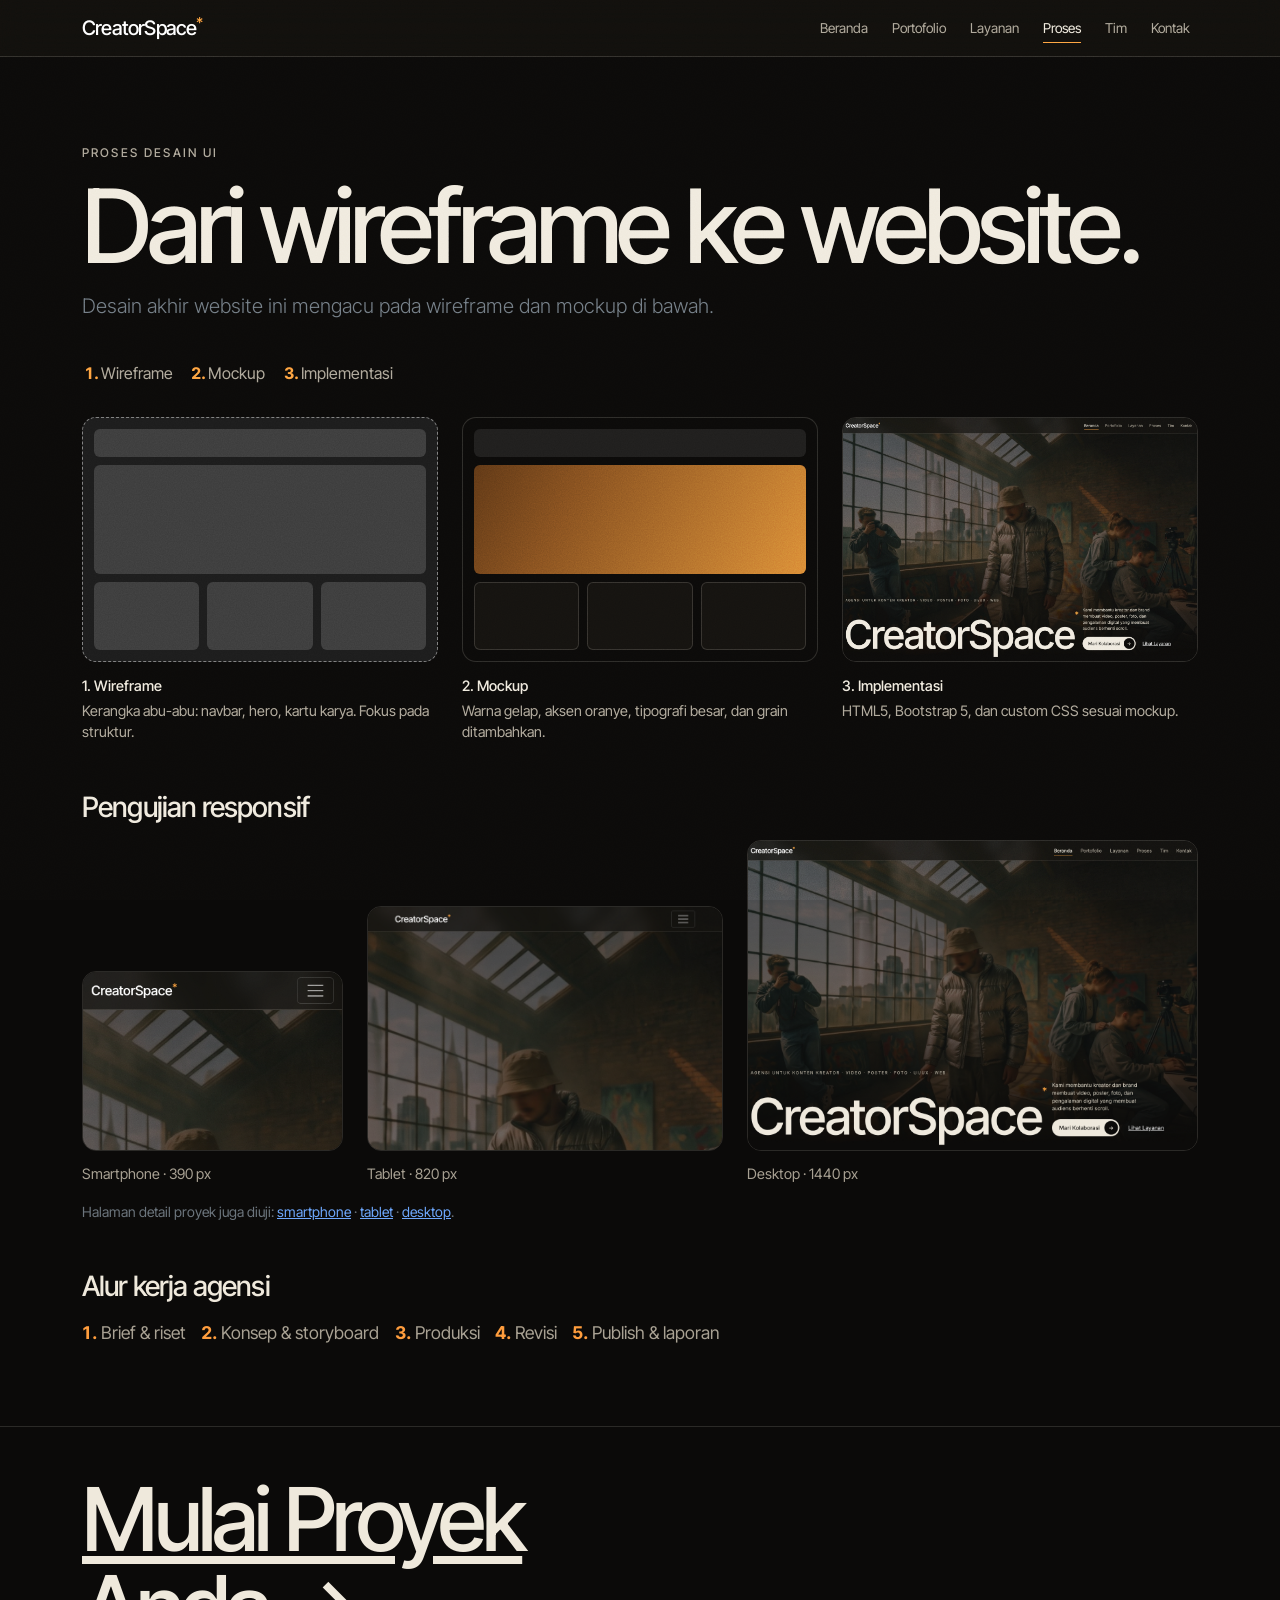
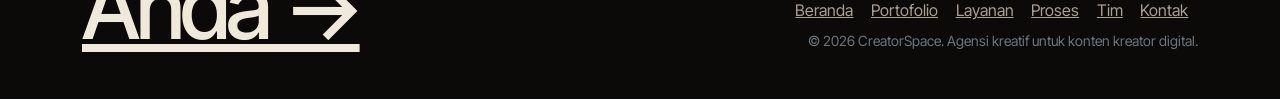
<file: Try/proses.html>
<!DOCTYPE html>
<html lang="id" data-bs-theme="dark">
<head>
<meta charset="UTF-8">
<meta name="viewport" content="width=device-width, initial-scale=1">
<meta name="description" content="CreatorSpace: agensi kreatif untuk konten kreator digital — video, poster, foto, UI/UX, dan web.">
<title>Proses Desain UI — CreatorSpace</title>
<link rel="preconnect" href="https://fonts.googleapis.com">
<link href="https://fonts.googleapis.com/css2?family=Inter+Tight:wght@400;500;700&display=swap" rel="stylesheet">
<link href="https://cdn.jsdelivr.net/npm/bootstrap@5.3.3/dist/css/bootstrap.min.css" rel="stylesheet">
<link href="css/style.css" rel="stylesheet">
</head>
<body>
<div class="curtain out" id="curtain" aria-hidden="true"></div>
<header>
  <nav class="navbar navbar-expand-lg cs-nav fixed-top" aria-label="Navigasi utama">
    <div class="container">
      <a class="navbar-brand" href="index.html">CreatorSpace<sup>*</sup></a>
      <button class="navbar-toggler" type="button" data-bs-toggle="collapse" data-bs-target="#menu" aria-controls="menu" aria-expanded="false" aria-label="Buka menu"><span class="navbar-toggler-icon"></span></button>
      <div class="collapse navbar-collapse" id="menu"><ul class="navbar-nav ms-auto gap-lg-2"><li class="nav-item"><a class="nav-link" href="index.html">Beranda</a></li><li class="nav-item"><a class="nav-link" href="portofolio.html">Portofolio</a></li><li class="nav-item"><a class="nav-link" href="layanan.html">Layanan</a></li><li class="nav-item"><a class="nav-link active" href="proses.html" aria-current="page">Proses</a></li><li class="nav-item"><a class="nav-link" href="tim.html">Tim</a></li><li class="nav-item"><a class="nav-link" href="kontak.html">Kontak</a></li></ul></div>
    </div>
  </nav>
</header>
<main>
<section class="page-head"><div class="container"><p class="eyebrow" data-reveal>Proses desain UI</p><h1 data-reveal>Dari wireframe ke website.</h1><p class="lead text-secondary" data-reveal>Desain akhir website ini mengacu pada wireframe dan mockup di bawah.</p></div></section>
<section class="pb-5"><div class="container">
  <ol class="flow"><li>Wireframe</li><li>Mockup</li><li>Implementasi</li></ol>
  <div class="row g-4">
    <div class="col-md-4" data-reveal><figure class="step"><div class="wf" role="img" aria-label="Wireframe halaman beranda"><i class="b1"></i><i class="b2"></i><i class="b3"></i><i class="b3"></i><i class="b3"></i></div><figcaption><b>1. Wireframe</b><span>Kerangka abu-abu: navbar, hero, kartu karya. Fokus pada struktur.</span></figcaption></figure></div>
    <div class="col-md-4" data-reveal style="--d:.15s"><figure class="step"><div class="wf mk" role="img" aria-label="Mockup halaman beranda"><i class="b1"></i><i class="b2"></i><i class="b3"></i><i class="b3"></i><i class="b3"></i></div><figcaption><b>2. Mockup</b><span>Warna gelap, aksen oranye, tipografi besar, dan grain ditambahkan.</span></figcaption></figure></div>
    <div class="col-md-4" data-reveal style="--d:.3s"><figure class="step"><a href="screenshots/desktop-home-full.png" target="_blank" rel="noopener"><img src="screenshots/desktop-home.png" alt="Hasil implementasi halaman beranda di desktop" loading="lazy"></a><figcaption><b>3. Implementasi</b><span>HTML5, Bootstrap 5, dan custom CSS sesuai mockup.</span></figcaption></figure></div>
  </div>
  <h2 class="h3 mt-5 mb-3" data-reveal>Pengujian responsif</h2>
  <div class="row g-4 align-items-end">
    <div class="col-4 col-md-3" data-reveal><figure class="step"><a href="screenshots/mobile-home-full.png" target="_blank" rel="noopener"><img src="screenshots/mobile-home.png" alt="Halaman beranda di smartphone 390 px" loading="lazy"></a><figcaption><span>Smartphone · 390 px</span></figcaption></figure></div>
    <div class="col-8 col-md-4" data-reveal style="--d:.1s"><figure class="step"><a href="screenshots/tablet-home-full.png" target="_blank" rel="noopener"><img src="screenshots/tablet-home.png" alt="Halaman beranda di tablet 820 px" loading="lazy"></a><figcaption><span>Tablet · 820 px</span></figcaption></figure></div>
    <div class="col-md-5" data-reveal style="--d:.2s"><figure class="step"><a href="screenshots/desktop-home-full.png" target="_blank" rel="noopener"><img src="screenshots/desktop-home.png" alt="Halaman beranda di desktop 1440 px" loading="lazy"></a><figcaption><span>Desktop · 1440 px</span></figcaption></figure></div>
  </div>
  <p class="text-secondary small mt-3">Halaman detail proyek juga diuji: <a href="screenshots/mobile-detail-full.png">smartphone</a> · <a href="screenshots/tablet-detail-full.png">tablet</a> · <a href="screenshots/desktop-detail-full.png">desktop</a>.</p>
  <h2 class="h3 mt-5 mb-3" data-reveal>Alur kerja agensi</h2>
  <ol class="flow big" data-reveal><li>Brief &amp; riset</li><li>Konsep &amp; storyboard</li><li>Produksi</li><li>Revisi</li><li>Publish &amp; laporan</li></ol>
</div></section>
</main>
<footer class="py-5">
  <div class="container">
    <div class="row g-4 align-items-end">
      <div class="col-lg-7"><a class="foot-cta" href="kontak.html">Mulai Proyek Anda <span aria-hidden="true">→</span></a></div>
      <div class="col-lg-5 text-lg-end"><ul class="list-inline mb-2"><li class="list-inline-item"><a href="index.html">Beranda</a></li><li class="list-inline-item"><a href="portofolio.html">Portofolio</a></li><li class="list-inline-item"><a href="layanan.html">Layanan</a></li><li class="list-inline-item"><a href="proses.html">Proses</a></li><li class="list-inline-item"><a href="tim.html">Tim</a></li><li class="list-inline-item"><a href="kontak.html">Kontak</a></li></ul><p class="text-secondary small mb-0">© 2026 CreatorSpace. Agensi kreatif untuk konten kreator digital.</p></div>
    </div>
  </div>
</footer>
<script src="https://cdn.jsdelivr.net/npm/bootstrap@5.3.3/dist/js/bootstrap.bundle.min.js"></script>
<script src="js/main.js"></script>
</body>
</html>
</file>
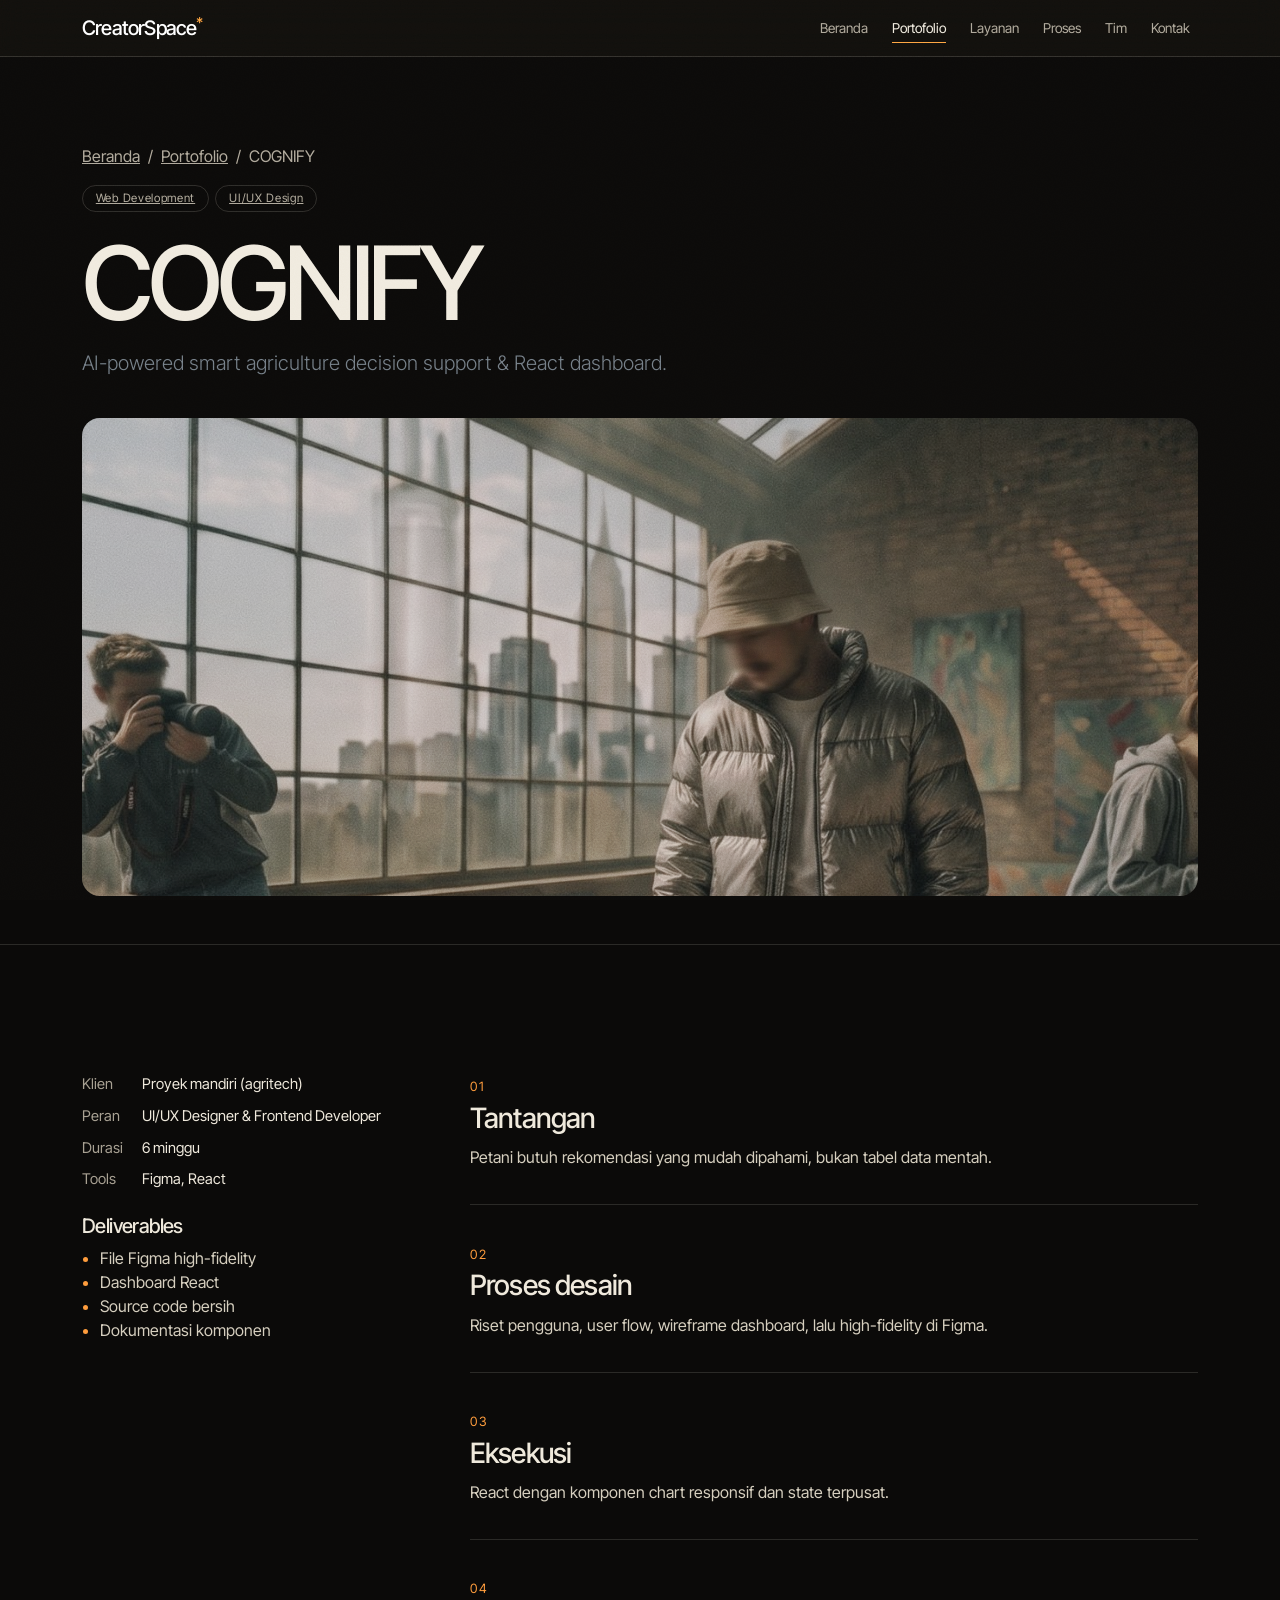
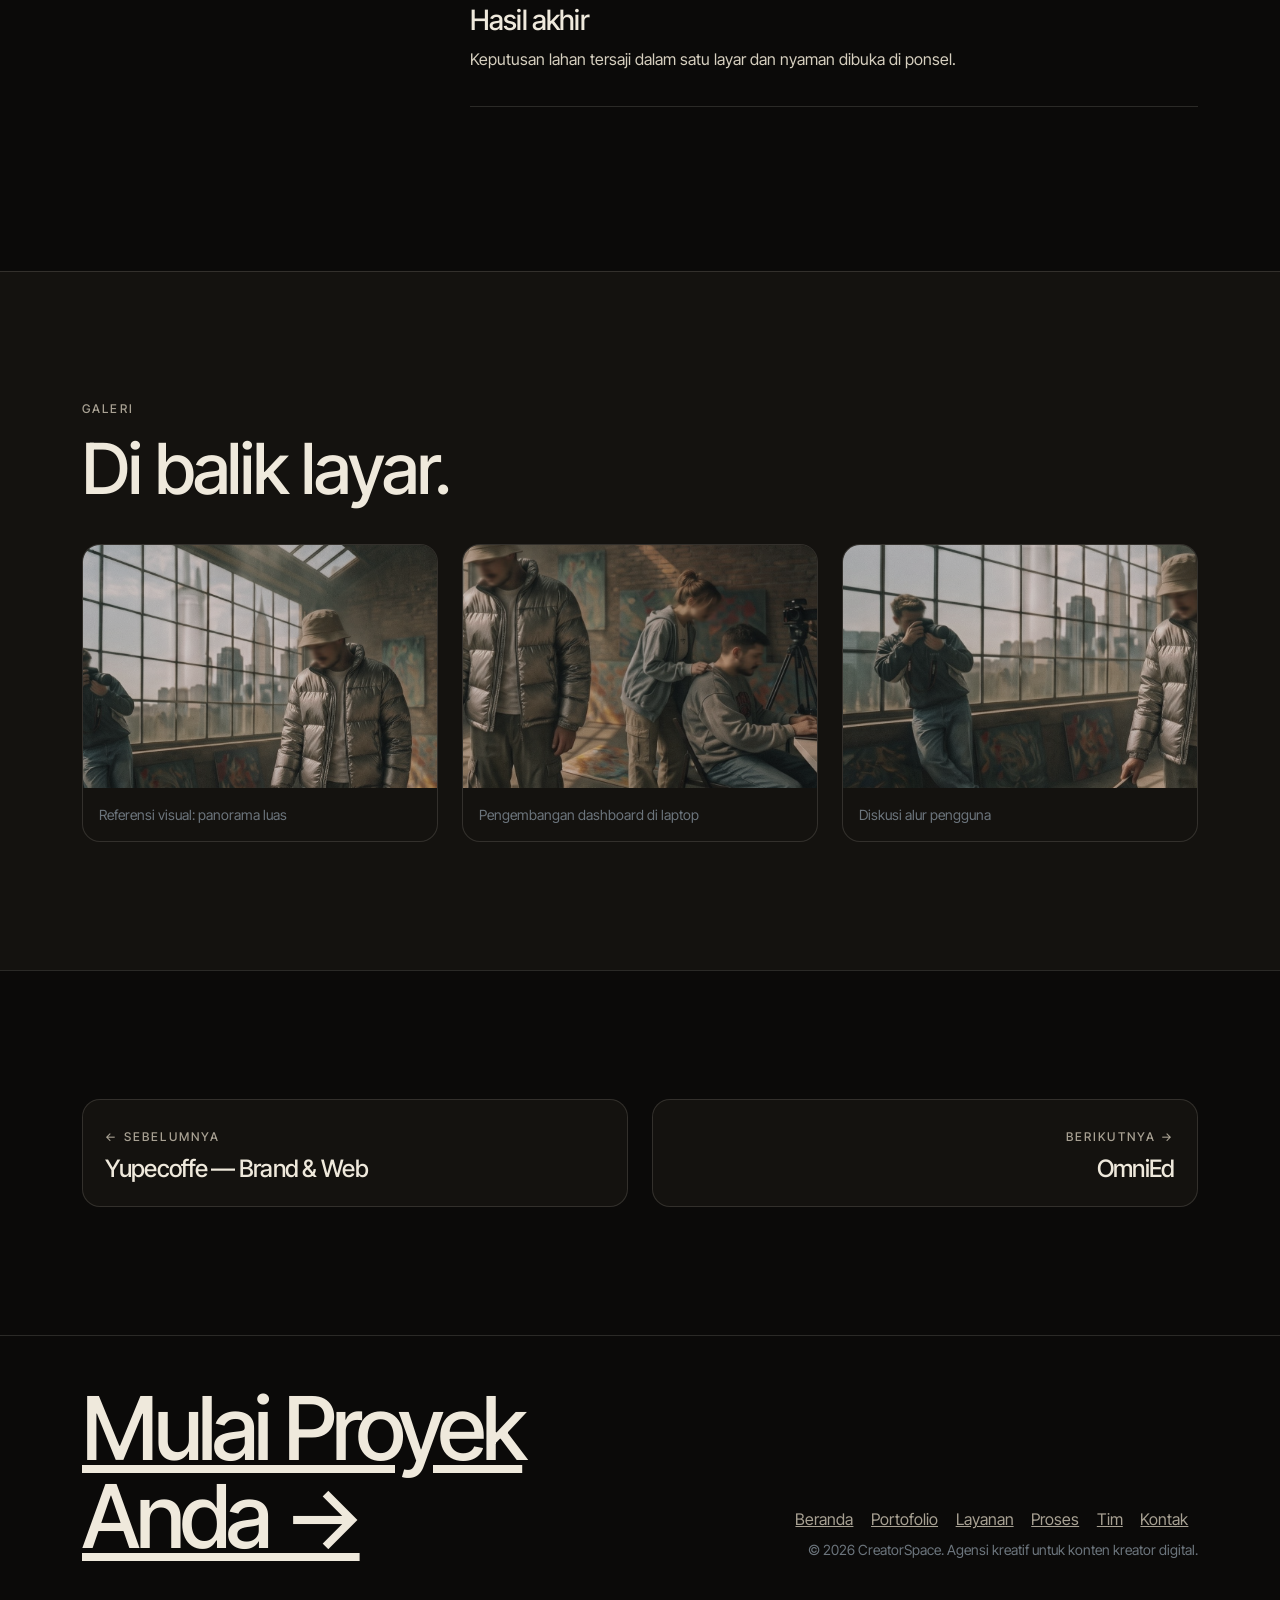
<file: Try/proyek-cognify.html>
<!DOCTYPE html>
<html lang="id" data-bs-theme="dark">
<head>
<meta charset="UTF-8">
<meta name="viewport" content="width=device-width, initial-scale=1">
<meta name="description" content="AI-powered smart agriculture decision support & React dashboard.">
<title>COGNIFY — CreatorSpace</title>
<link rel="preconnect" href="https://fonts.googleapis.com">
<link href="https://fonts.googleapis.com/css2?family=Inter+Tight:wght@400;500;700&display=swap" rel="stylesheet">
<link href="https://cdn.jsdelivr.net/npm/bootstrap@5.3.3/dist/css/bootstrap.min.css" rel="stylesheet">
<link href="css/style.css" rel="stylesheet">
</head>
<body>
<div class="curtain out" id="curtain" aria-hidden="true"></div>
<header>
  <nav class="navbar navbar-expand-lg cs-nav fixed-top" aria-label="Navigasi utama">
    <div class="container">
      <a class="navbar-brand" href="index.html">CreatorSpace<sup>*</sup></a>
      <button class="navbar-toggler" type="button" data-bs-toggle="collapse" data-bs-target="#menu" aria-controls="menu" aria-expanded="false" aria-label="Buka menu"><span class="navbar-toggler-icon"></span></button>
      <div class="collapse navbar-collapse" id="menu"><ul class="navbar-nav ms-auto gap-lg-2"><li class="nav-item"><a class="nav-link" href="index.html">Beranda</a></li><li class="nav-item"><a class="nav-link active" href="portofolio.html" aria-current="page">Portofolio</a></li><li class="nav-item"><a class="nav-link" href="layanan.html">Layanan</a></li><li class="nav-item"><a class="nav-link" href="proses.html">Proses</a></li><li class="nav-item"><a class="nav-link" href="tim.html">Tim</a></li><li class="nav-item"><a class="nav-link" href="kontak.html">Kontak</a></li></ul></div>
    </div>
  </nav>
</header>
<main>

<section class="page-head pb-4"><div class="container">
  <nav aria-label="Breadcrumb"><ol class="breadcrumb small"><li class="breadcrumb-item"><a href="index.html">Beranda</a></li><li class="breadcrumb-item"><a href="portofolio.html">Portofolio</a></li><li class="breadcrumb-item active" aria-current="page">COGNIFY</li></ol></nav>
  <div class="mb-3" data-reveal><a class="badge-cs" href="portofolio.html?f=web">Web Development</a><a class="badge-cs" href="portofolio.html?f=ux">UI/UX Design</a></div><h1 data-reveal>COGNIFY</h1><p class="lead text-secondary" data-reveal>AI-powered smart agriculture decision support & React dashboard.</p>
</div></section>
<section class="pb-5"><div class="container"><figure class="thumb wide m-0" data-reveal><img class="cr" src="assets/team.jpg" alt="Jendela studio menghadap panorama kota" style="--p:30% 30%;--z:1.7" loading="lazy"></figure></div></section>
<section class="sec"><div class="container"><div class="row g-4 gx-lg-5">
  <div class="col-lg-4"><dl class="meta" data-reveal><dt>Klien</dt><dd>Proyek mandiri (agritech)</dd><dt>Peran</dt><dd>UI/UX Designer & Frontend Developer</dd><dt>Durasi</dt><dd>6 minggu</dd><dt>Tools</dt><dd>Figma, React</dd></dl><h2 class="h5 mt-4" data-reveal>Deliverables</h2><ul class="dels" data-reveal><li>File Figma high-fidelity</li><li>Dashboard React</li><li>Source code bersih</li><li>Dokumentasi komponen</li></ul></div>
  <div class="col-lg-8"><div class="cs-block" data-reveal><span class="num">01</span><h2 class="h3">Tantangan</h2><p>Petani butuh rekomendasi yang mudah dipahami, bukan tabel data mentah.</p></div><div class="cs-block" data-reveal><span class="num">02</span><h2 class="h3">Proses desain</h2><p>Riset pengguna, user flow, wireframe dashboard, lalu high-fidelity di Figma.</p></div><div class="cs-block" data-reveal><span class="num">03</span><h2 class="h3">Eksekusi</h2><p>React dengan komponen chart responsif dan state terpusat.</p></div><div class="cs-block" data-reveal><span class="num">04</span><h2 class="h3">Hasil akhir</h2><p>Keputusan lahan tersaji dalam satu layar dan nyaman dibuka di ponsel.</p></div></div>
</div></div></section>
<section class="sec alt" aria-labelledby="j-gal"><div class="container"><p class="eyebrow" data-reveal>Galeri</p><h2 id="j-gal" data-reveal>Di balik layar.</h2><div class="row g-4"><div class="col-md-4" data-reveal style="--d:0.0s"><article class="card work h-100"><button class="gal-btn" type="button" data-bs-toggle="modal" data-bs-target="#imgModal" aria-label="Perbesar: Referensi visual: panorama luas"><div class="thumb"><img class="cr" src="assets/team.jpg" alt="Referensi visual: panorama luas" style="--p:30% 30%;--z:1.7" loading="lazy"></div></button><div class="card-body"><p class="small text-secondary mb-0">Referensi visual: panorama luas</p></div></article></div><div class="col-md-4" data-reveal style="--d:0.1s"><article class="card work h-100"><button class="gal-btn" type="button" data-bs-toggle="modal" data-bs-target="#imgModal" aria-label="Perbesar: Pengembangan dashboard di laptop"><div class="thumb"><img class="cr" src="assets/team.jpg" alt="Pengembangan dashboard di laptop" style="--p:78% 70%;--z:1.9" loading="lazy"></div></button><div class="card-body"><p class="small text-secondary mb-0">Pengembangan dashboard di laptop</p></div></article></div><div class="col-md-4" data-reveal style="--d:0.2s"><article class="card work h-100"><button class="gal-btn" type="button" data-bs-toggle="modal" data-bs-target="#imgModal" aria-label="Perbesar: Diskusi alur pengguna"><div class="thumb"><img class="cr" src="assets/team.jpg" alt="Diskusi alur pengguna" style="--p:12% 55%;--z:1.9" loading="lazy"></div></button><div class="card-body"><p class="small text-secondary mb-0">Diskusi alur pengguna</p></div></article></div></div></div></section>
<section class="sec"><div class="container"><div class="row g-4">
  <div class="col-md-6" data-reveal><a class="card cat h-100" href="proyek-yupecoffe.html"><div class="card-body"><span class="eyebrow">← Sebelumnya</span><h3 class="h4 mt-2 mb-0">Yupecoffe — Brand & Web</h3></div></a></div>
  <div class="col-md-6" data-reveal><a class="card cat h-100 text-md-end" href="proyek-omnied.html"><div class="card-body"><span class="eyebrow">Berikutnya →</span><h3 class="h4 mt-2 mb-0">OmniEd</h3></div></a></div>
</div></div></section>
<div class="modal fade" id="imgModal" tabindex="-1" aria-labelledby="imgTitle" aria-hidden="true"><div class="modal-dialog modal-dialog-centered modal-lg"><div class="modal-content cs-modal">
  <div class="modal-header border-0"><h2 class="modal-title h6" id="imgTitle">Galeri</h2><button type="button" class="btn-close" data-bs-dismiss="modal" aria-label="Tutup"></button></div>
  <div class="modal-body pt-0"><div class="thumb wide rounded-3"><img id="imgBig" class="cr" src="assets/team.jpg" alt=""></div></div>
</div></div></div>
</main>
<footer class="py-5">
  <div class="container">
    <div class="row g-4 align-items-end">
      <div class="col-lg-7"><a class="foot-cta" href="kontak.html">Mulai Proyek Anda <span aria-hidden="true">→</span></a></div>
      <div class="col-lg-5 text-lg-end"><ul class="list-inline mb-2"><li class="list-inline-item"><a href="index.html">Beranda</a></li><li class="list-inline-item"><a href="portofolio.html">Portofolio</a></li><li class="list-inline-item"><a href="layanan.html">Layanan</a></li><li class="list-inline-item"><a href="proses.html">Proses</a></li><li class="list-inline-item"><a href="tim.html">Tim</a></li><li class="list-inline-item"><a href="kontak.html">Kontak</a></li></ul><p class="text-secondary small mb-0">© 2026 CreatorSpace. Agensi kreatif untuk konten kreator digital.</p></div>
    </div>
  </div>
</footer>
<script src="https://cdn.jsdelivr.net/npm/bootstrap@5.3.3/dist/js/bootstrap.bundle.min.js"></script>
<script src="js/main.js"></script>
</body>
</html>
</file>
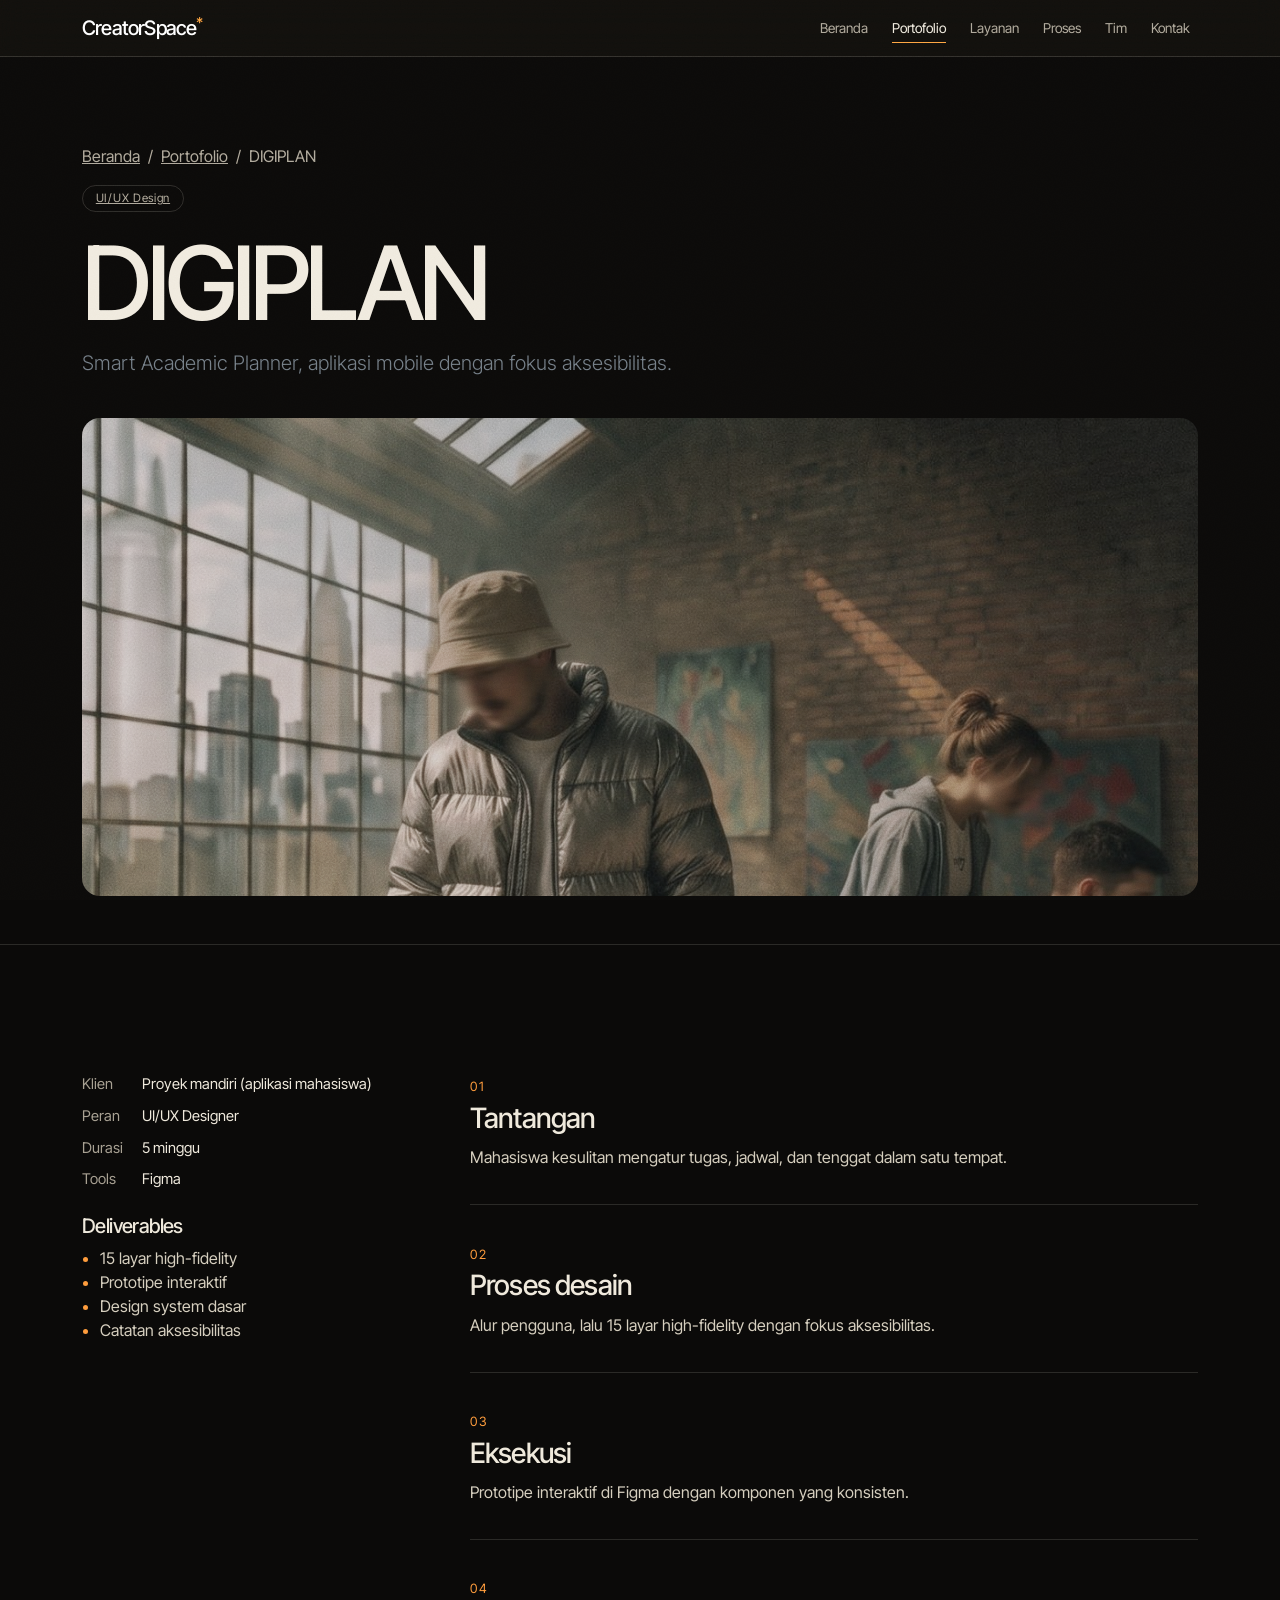
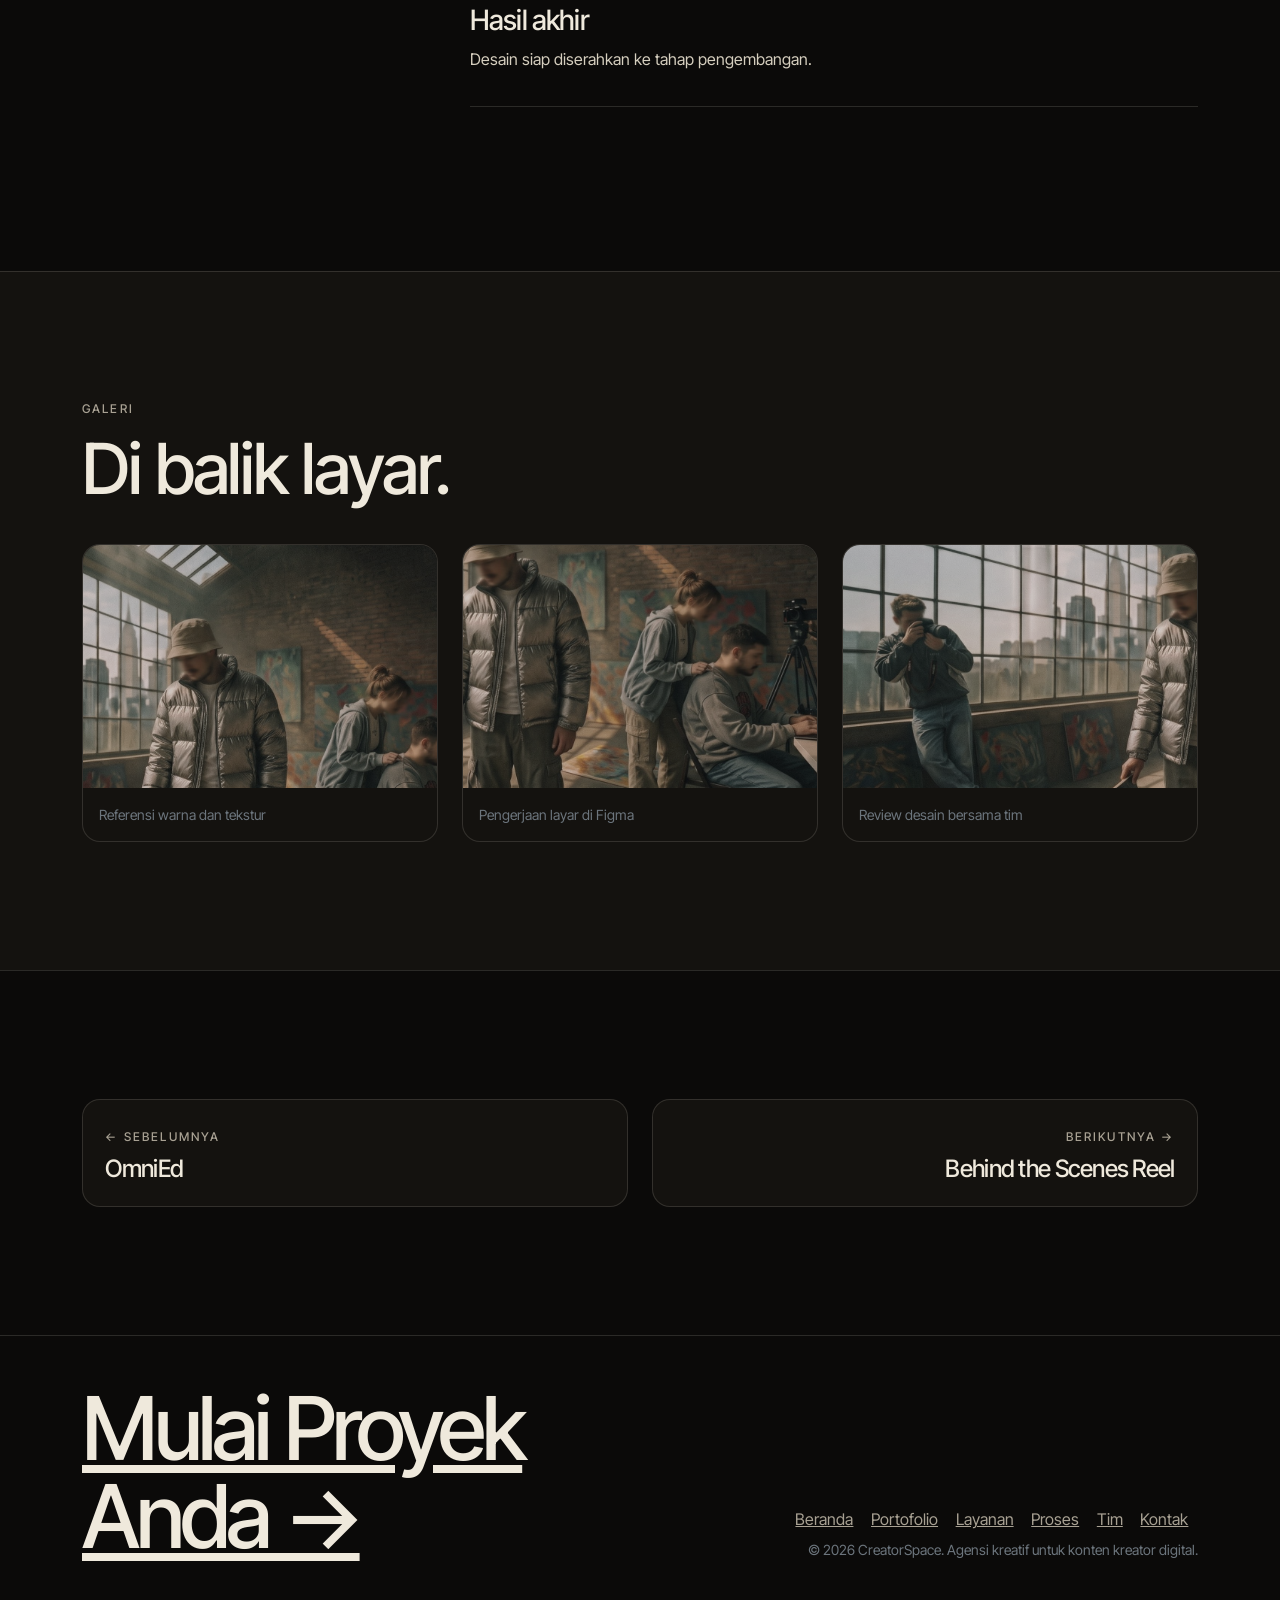
<file: Try/proyek-digiplan.html>
<!DOCTYPE html>
<html lang="id" data-bs-theme="dark">
<head>
<meta charset="UTF-8">
<meta name="viewport" content="width=device-width, initial-scale=1">
<meta name="description" content="Smart Academic Planner, aplikasi mobile dengan fokus aksesibilitas.">
<title>DIGIPLAN — CreatorSpace</title>
<link rel="preconnect" href="https://fonts.googleapis.com">
<link href="https://fonts.googleapis.com/css2?family=Inter+Tight:wght@400;500;700&display=swap" rel="stylesheet">
<link href="https://cdn.jsdelivr.net/npm/bootstrap@5.3.3/dist/css/bootstrap.min.css" rel="stylesheet">
<link href="css/style.css" rel="stylesheet">
</head>
<body>
<div class="curtain out" id="curtain" aria-hidden="true"></div>
<header>
  <nav class="navbar navbar-expand-lg cs-nav fixed-top" aria-label="Navigasi utama">
    <div class="container">
      <a class="navbar-brand" href="index.html">CreatorSpace<sup>*</sup></a>
      <button class="navbar-toggler" type="button" data-bs-toggle="collapse" data-bs-target="#menu" aria-controls="menu" aria-expanded="false" aria-label="Buka menu"><span class="navbar-toggler-icon"></span></button>
      <div class="collapse navbar-collapse" id="menu"><ul class="navbar-nav ms-auto gap-lg-2"><li class="nav-item"><a class="nav-link" href="index.html">Beranda</a></li><li class="nav-item"><a class="nav-link active" href="portofolio.html" aria-current="page">Portofolio</a></li><li class="nav-item"><a class="nav-link" href="layanan.html">Layanan</a></li><li class="nav-item"><a class="nav-link" href="proses.html">Proses</a></li><li class="nav-item"><a class="nav-link" href="tim.html">Tim</a></li><li class="nav-item"><a class="nav-link" href="kontak.html">Kontak</a></li></ul></div>
    </div>
  </nav>
</header>
<main>

<section class="page-head pb-4"><div class="container">
  <nav aria-label="Breadcrumb"><ol class="breadcrumb small"><li class="breadcrumb-item"><a href="index.html">Beranda</a></li><li class="breadcrumb-item"><a href="portofolio.html">Portofolio</a></li><li class="breadcrumb-item active" aria-current="page">DIGIPLAN</li></ol></nav>
  <div class="mb-3" data-reveal><a class="badge-cs" href="portofolio.html?f=ux">UI/UX Design</a></div><h1 data-reveal>DIGIPLAN</h1><p class="lead text-secondary" data-reveal>Smart Academic Planner, aplikasi mobile dengan fokus aksesibilitas.</p>
</div></section>
<section class="pb-5"><div class="container"><figure class="thumb wide m-0" data-reveal><img class="cr" src="assets/team.jpg" alt="Dinding bata dengan lukisan berwarna di studio" style="--p:62% 25%;--z:1.8" loading="lazy"></figure></div></section>
<section class="sec"><div class="container"><div class="row g-4 gx-lg-5">
  <div class="col-lg-4"><dl class="meta" data-reveal><dt>Klien</dt><dd>Proyek mandiri (aplikasi mahasiswa)</dd><dt>Peran</dt><dd>UI/UX Designer</dd><dt>Durasi</dt><dd>5 minggu</dd><dt>Tools</dt><dd>Figma</dd></dl><h2 class="h5 mt-4" data-reveal>Deliverables</h2><ul class="dels" data-reveal><li>15 layar high-fidelity</li><li>Prototipe interaktif</li><li>Design system dasar</li><li>Catatan aksesibilitas</li></ul></div>
  <div class="col-lg-8"><div class="cs-block" data-reveal><span class="num">01</span><h2 class="h3">Tantangan</h2><p>Mahasiswa kesulitan mengatur tugas, jadwal, dan tenggat dalam satu tempat.</p></div><div class="cs-block" data-reveal><span class="num">02</span><h2 class="h3">Proses desain</h2><p>Alur pengguna, lalu 15 layar high-fidelity dengan fokus aksesibilitas.</p></div><div class="cs-block" data-reveal><span class="num">03</span><h2 class="h3">Eksekusi</h2><p>Prototipe interaktif di Figma dengan komponen yang konsisten.</p></div><div class="cs-block" data-reveal><span class="num">04</span><h2 class="h3">Hasil akhir</h2><p>Desain siap diserahkan ke tahap pengembangan.</p></div></div>
</div></div></section>
<section class="sec alt" aria-labelledby="j-gal"><div class="container"><p class="eyebrow" data-reveal>Galeri</p><h2 id="j-gal" data-reveal>Di balik layar.</h2><div class="row g-4"><div class="col-md-4" data-reveal style="--d:0.0s"><article class="card work h-100"><button class="gal-btn" type="button" data-bs-toggle="modal" data-bs-target="#imgModal" aria-label="Perbesar: Referensi warna dan tekstur"><div class="thumb"><img class="cr" src="assets/team.jpg" alt="Referensi warna dan tekstur" style="--p:62% 25%;--z:1.8" loading="lazy"></div></button><div class="card-body"><p class="small text-secondary mb-0">Referensi warna dan tekstur</p></div></article></div><div class="col-md-4" data-reveal style="--d:0.1s"><article class="card work h-100"><button class="gal-btn" type="button" data-bs-toggle="modal" data-bs-target="#imgModal" aria-label="Perbesar: Pengerjaan layar di Figma"><div class="thumb"><img class="cr" src="assets/team.jpg" alt="Pengerjaan layar di Figma" style="--p:78% 70%;--z:1.9" loading="lazy"></div></button><div class="card-body"><p class="small text-secondary mb-0">Pengerjaan layar di Figma</p></div></article></div><div class="col-md-4" data-reveal style="--d:0.2s"><article class="card work h-100"><button class="gal-btn" type="button" data-bs-toggle="modal" data-bs-target="#imgModal" aria-label="Perbesar: Review desain bersama tim"><div class="thumb"><img class="cr" src="assets/team.jpg" alt="Review desain bersama tim" style="--p:12% 55%;--z:1.9" loading="lazy"></div></button><div class="card-body"><p class="small text-secondary mb-0">Review desain bersama tim</p></div></article></div></div></div></section>
<section class="sec"><div class="container"><div class="row g-4">
  <div class="col-md-6" data-reveal><a class="card cat h-100" href="proyek-omnied.html"><div class="card-body"><span class="eyebrow">← Sebelumnya</span><h3 class="h4 mt-2 mb-0">OmniEd</h3></div></a></div>
  <div class="col-md-6" data-reveal><a class="card cat h-100 text-md-end" href="proyek-reel-studio.html"><div class="card-body"><span class="eyebrow">Berikutnya →</span><h3 class="h4 mt-2 mb-0">Behind the Scenes Reel</h3></div></a></div>
</div></div></section>
<div class="modal fade" id="imgModal" tabindex="-1" aria-labelledby="imgTitle" aria-hidden="true"><div class="modal-dialog modal-dialog-centered modal-lg"><div class="modal-content cs-modal">
  <div class="modal-header border-0"><h2 class="modal-title h6" id="imgTitle">Galeri</h2><button type="button" class="btn-close" data-bs-dismiss="modal" aria-label="Tutup"></button></div>
  <div class="modal-body pt-0"><div class="thumb wide rounded-3"><img id="imgBig" class="cr" src="assets/team.jpg" alt=""></div></div>
</div></div></div>
</main>
<footer class="py-5">
  <div class="container">
    <div class="row g-4 align-items-end">
      <div class="col-lg-7"><a class="foot-cta" href="kontak.html">Mulai Proyek Anda <span aria-hidden="true">→</span></a></div>
      <div class="col-lg-5 text-lg-end"><ul class="list-inline mb-2"><li class="list-inline-item"><a href="index.html">Beranda</a></li><li class="list-inline-item"><a href="portofolio.html">Portofolio</a></li><li class="list-inline-item"><a href="layanan.html">Layanan</a></li><li class="list-inline-item"><a href="proses.html">Proses</a></li><li class="list-inline-item"><a href="tim.html">Tim</a></li><li class="list-inline-item"><a href="kontak.html">Kontak</a></li></ul><p class="text-secondary small mb-0">© 2026 CreatorSpace. Agensi kreatif untuk konten kreator digital.</p></div>
    </div>
  </div>
</footer>
<script src="https://cdn.jsdelivr.net/npm/bootstrap@5.3.3/dist/js/bootstrap.bundle.min.js"></script>
<script src="js/main.js"></script>
</body>
</html>
</file>
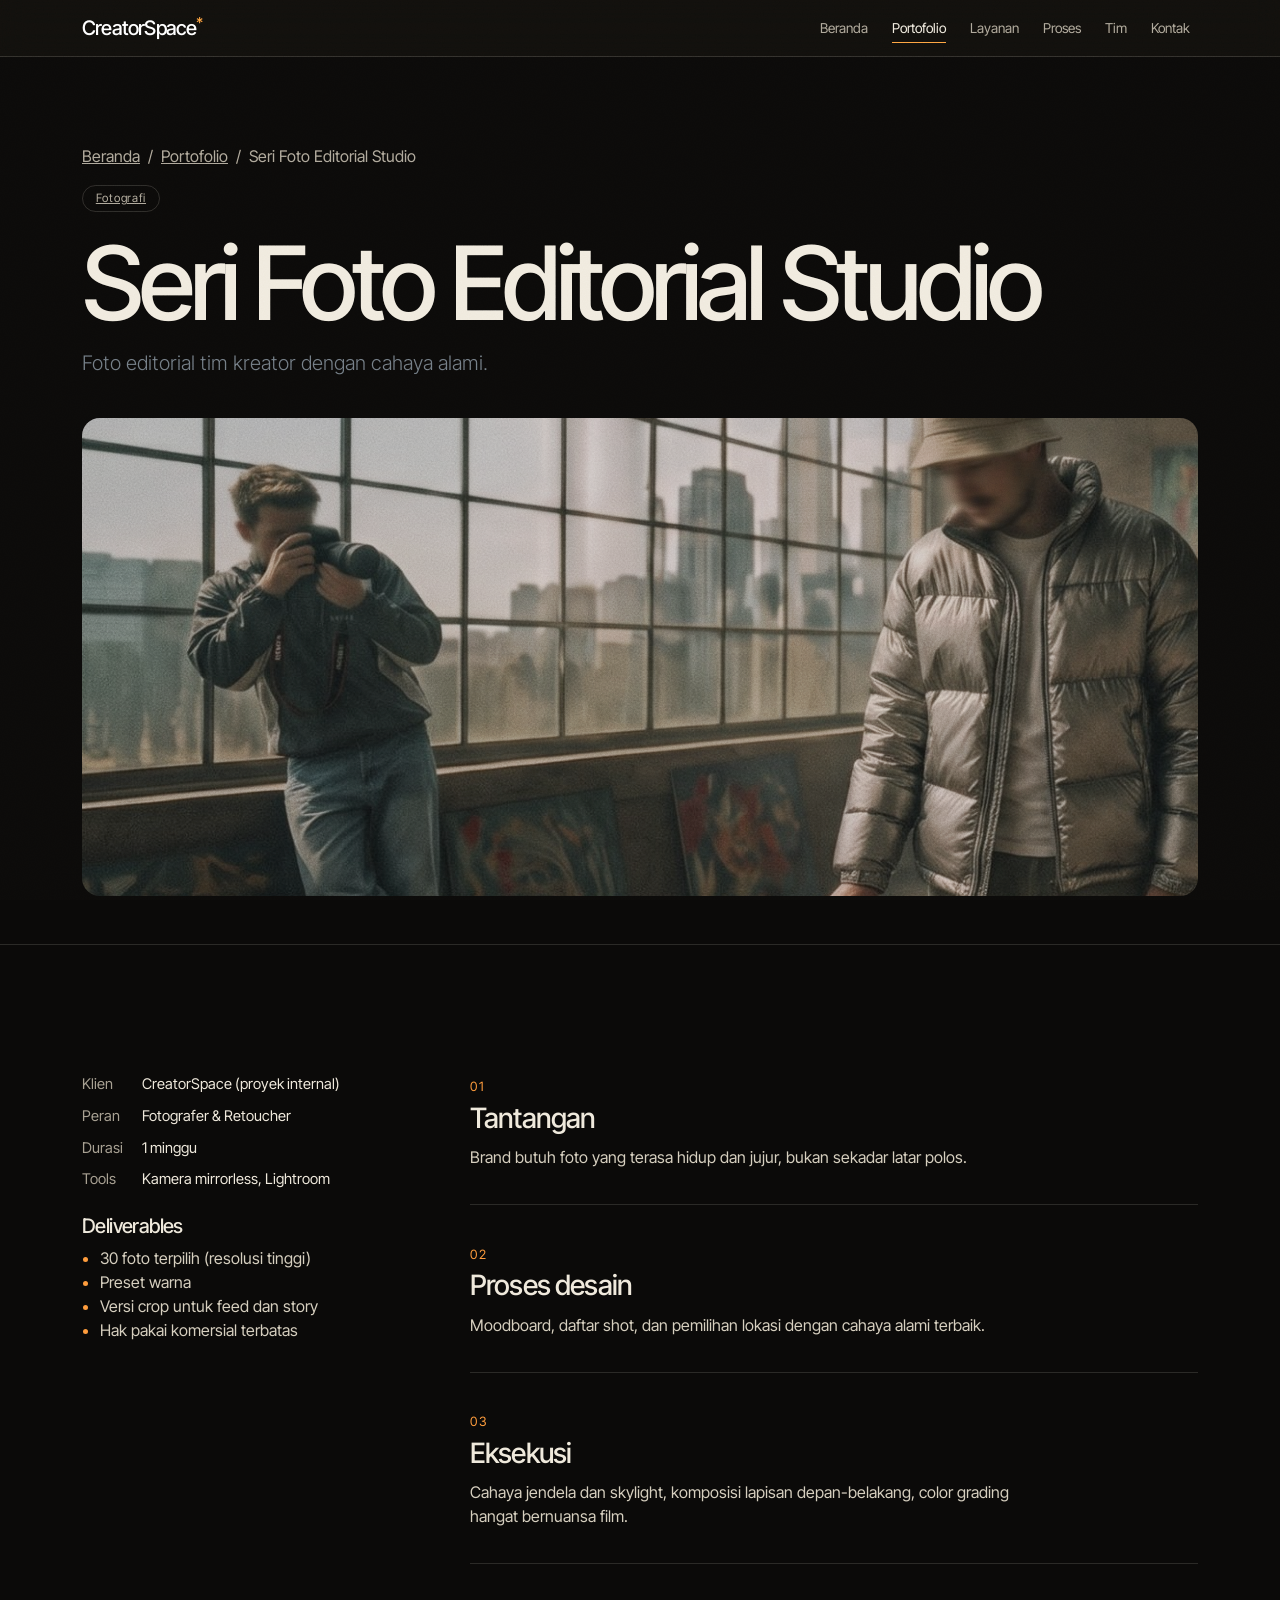
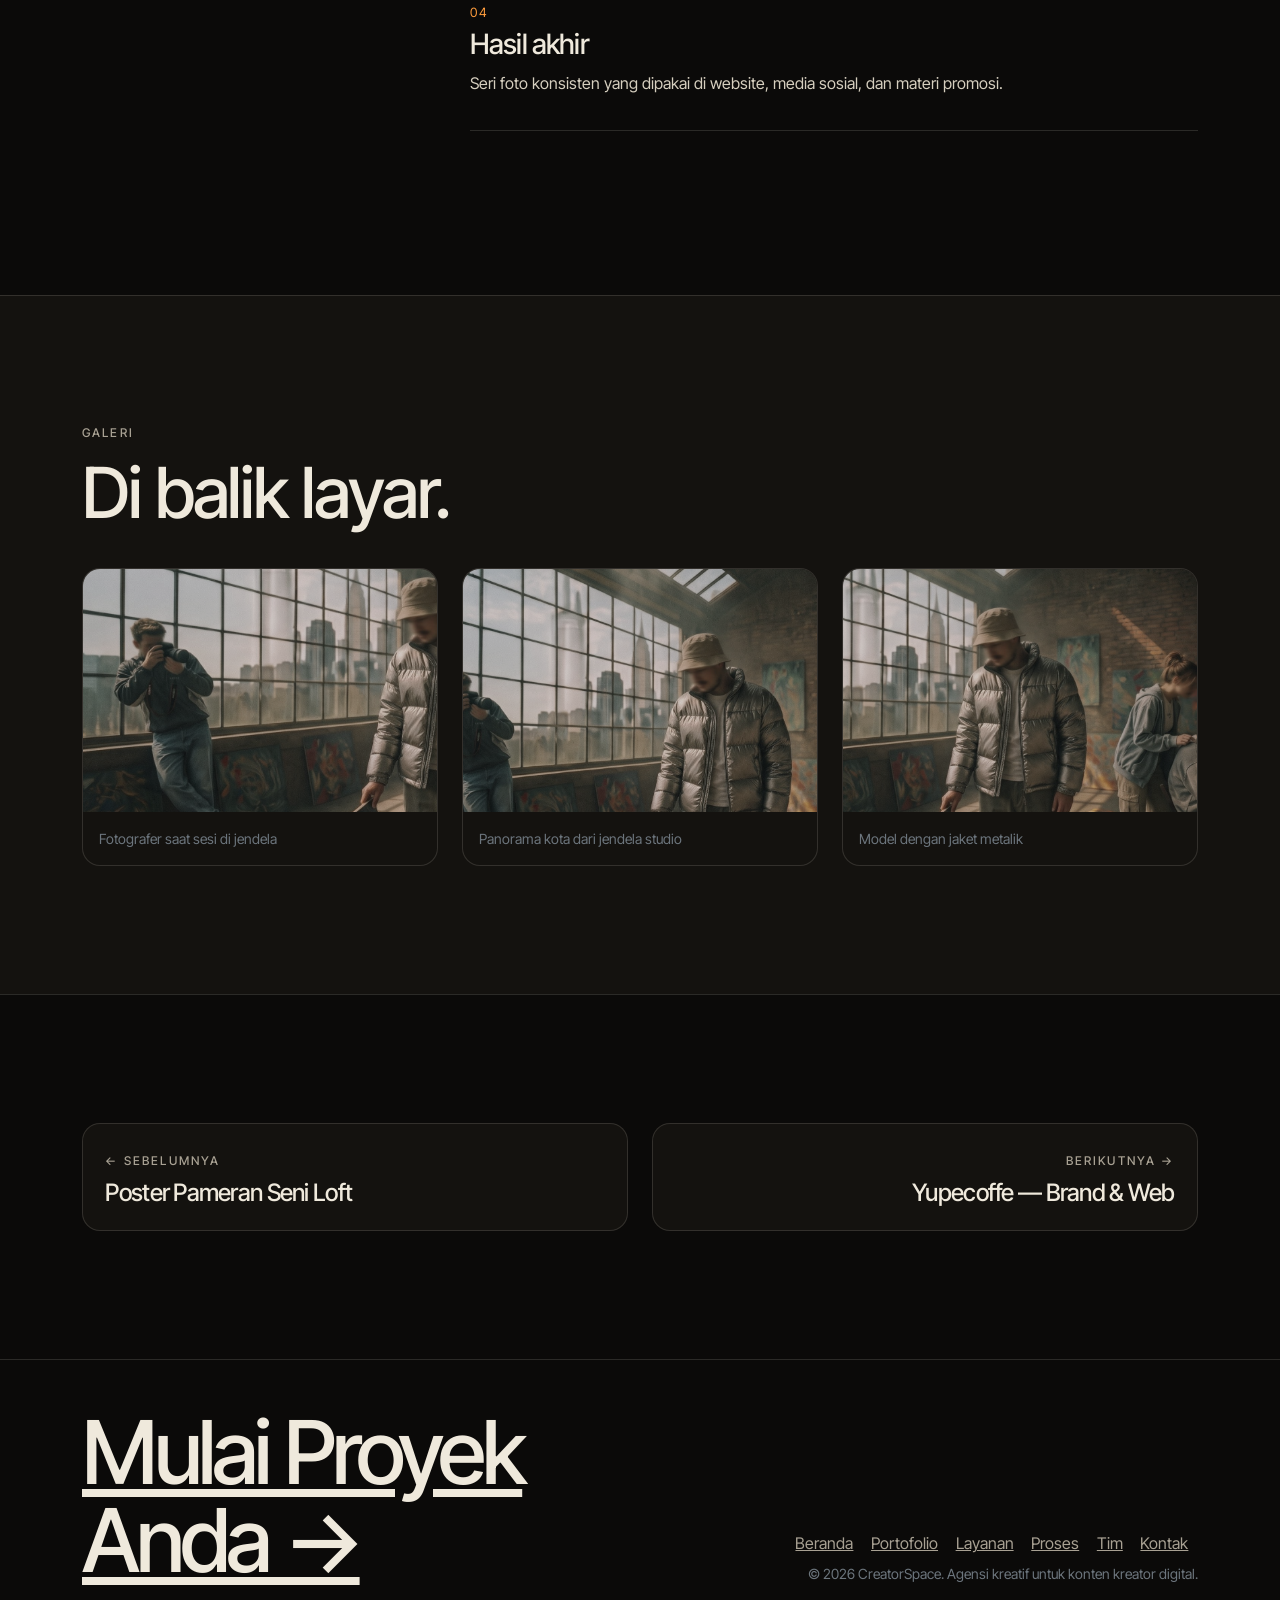
<file: Try/proyek-foto-editorial.html>
<!DOCTYPE html>
<html lang="id" data-bs-theme="dark">
<head>
<meta charset="UTF-8">
<meta name="viewport" content="width=device-width, initial-scale=1">
<meta name="description" content="Foto editorial tim kreator dengan cahaya alami.">
<title>Seri Foto Editorial Studio — CreatorSpace</title>
<link rel="preconnect" href="https://fonts.googleapis.com">
<link href="https://fonts.googleapis.com/css2?family=Inter+Tight:wght@400;500;700&display=swap" rel="stylesheet">
<link href="https://cdn.jsdelivr.net/npm/bootstrap@5.3.3/dist/css/bootstrap.min.css" rel="stylesheet">
<link href="css/style.css" rel="stylesheet">
</head>
<body>
<div class="curtain out" id="curtain" aria-hidden="true"></div>
<header>
  <nav class="navbar navbar-expand-lg cs-nav fixed-top" aria-label="Navigasi utama">
    <div class="container">
      <a class="navbar-brand" href="index.html">CreatorSpace<sup>*</sup></a>
      <button class="navbar-toggler" type="button" data-bs-toggle="collapse" data-bs-target="#menu" aria-controls="menu" aria-expanded="false" aria-label="Buka menu"><span class="navbar-toggler-icon"></span></button>
      <div class="collapse navbar-collapse" id="menu"><ul class="navbar-nav ms-auto gap-lg-2"><li class="nav-item"><a class="nav-link" href="index.html">Beranda</a></li><li class="nav-item"><a class="nav-link active" href="portofolio.html" aria-current="page">Portofolio</a></li><li class="nav-item"><a class="nav-link" href="layanan.html">Layanan</a></li><li class="nav-item"><a class="nav-link" href="proses.html">Proses</a></li><li class="nav-item"><a class="nav-link" href="tim.html">Tim</a></li><li class="nav-item"><a class="nav-link" href="kontak.html">Kontak</a></li></ul></div>
    </div>
  </nav>
</header>
<main>

<section class="page-head pb-4"><div class="container">
  <nav aria-label="Breadcrumb"><ol class="breadcrumb small"><li class="breadcrumb-item"><a href="index.html">Beranda</a></li><li class="breadcrumb-item"><a href="portofolio.html">Portofolio</a></li><li class="breadcrumb-item active" aria-current="page">Seri Foto Editorial Studio</li></ol></nav>
  <div class="mb-3" data-reveal><a class="badge-cs" href="portofolio.html?f=foto">Fotografi</a></div><h1 data-reveal>Seri Foto Editorial Studio</h1><p class="lead text-secondary" data-reveal>Foto editorial tim kreator dengan cahaya alami.</p>
</div></section>
<section class="pb-5"><div class="container"><figure class="thumb wide m-0" data-reveal><img class="cr" src="assets/team.jpg" alt="Fotografer memotret kota dari jendela besar studio" style="--p:12% 55%;--z:1.9" loading="lazy"></figure></div></section>
<section class="sec"><div class="container"><div class="row g-4 gx-lg-5">
  <div class="col-lg-4"><dl class="meta" data-reveal><dt>Klien</dt><dd>CreatorSpace (proyek internal)</dd><dt>Peran</dt><dd>Fotografer & Retoucher</dd><dt>Durasi</dt><dd>1 minggu</dd><dt>Tools</dt><dd>Kamera mirrorless, Lightroom</dd></dl><h2 class="h5 mt-4" data-reveal>Deliverables</h2><ul class="dels" data-reveal><li>30 foto terpilih (resolusi tinggi)</li><li>Preset warna</li><li>Versi crop untuk feed dan story</li><li>Hak pakai komersial terbatas</li></ul></div>
  <div class="col-lg-8"><div class="cs-block" data-reveal><span class="num">01</span><h2 class="h3">Tantangan</h2><p>Brand butuh foto yang terasa hidup dan jujur, bukan sekadar latar polos.</p></div><div class="cs-block" data-reveal><span class="num">02</span><h2 class="h3">Proses desain</h2><p>Moodboard, daftar shot, dan pemilihan lokasi dengan cahaya alami terbaik.</p></div><div class="cs-block" data-reveal><span class="num">03</span><h2 class="h3">Eksekusi</h2><p>Cahaya jendela dan skylight, komposisi lapisan depan-belakang, color grading hangat bernuansa film.</p></div><div class="cs-block" data-reveal><span class="num">04</span><h2 class="h3">Hasil akhir</h2><p>Seri foto konsisten yang dipakai di website, media sosial, dan materi promosi.</p></div></div>
</div></div></section>
<section class="sec alt" aria-labelledby="j-gal"><div class="container"><p class="eyebrow" data-reveal>Galeri</p><h2 id="j-gal" data-reveal>Di balik layar.</h2><div class="row g-4"><div class="col-md-4" data-reveal style="--d:0.0s"><article class="card work h-100"><button class="gal-btn" type="button" data-bs-toggle="modal" data-bs-target="#imgModal" aria-label="Perbesar: Fotografer saat sesi di jendela"><div class="thumb"><img class="cr" src="assets/team.jpg" alt="Fotografer saat sesi di jendela" style="--p:12% 55%;--z:1.9" loading="lazy"></div></button><div class="card-body"><p class="small text-secondary mb-0">Fotografer saat sesi di jendela</p></div></article></div><div class="col-md-4" data-reveal style="--d:0.1s"><article class="card work h-100"><button class="gal-btn" type="button" data-bs-toggle="modal" data-bs-target="#imgModal" aria-label="Perbesar: Panorama kota dari jendela studio"><div class="thumb"><img class="cr" src="assets/team.jpg" alt="Panorama kota dari jendela studio" style="--p:30% 30%;--z:1.7" loading="lazy"></div></button><div class="card-body"><p class="small text-secondary mb-0">Panorama kota dari jendela studio</p></div></article></div><div class="col-md-4" data-reveal style="--d:0.2s"><article class="card work h-100"><button class="gal-btn" type="button" data-bs-toggle="modal" data-bs-target="#imgModal" aria-label="Perbesar: Model dengan jaket metalik"><div class="thumb"><img class="cr" src="assets/team.jpg" alt="Model dengan jaket metalik" style="--p:52% 45%;--z:1.7" loading="lazy"></div></button><div class="card-body"><p class="small text-secondary mb-0">Model dengan jaket metalik</p></div></article></div></div></div></section>
<section class="sec"><div class="container"><div class="row g-4">
  <div class="col-md-6" data-reveal><a class="card cat h-100" href="proyek-poster-pameran.html"><div class="card-body"><span class="eyebrow">← Sebelumnya</span><h3 class="h4 mt-2 mb-0">Poster Pameran Seni Loft</h3></div></a></div>
  <div class="col-md-6" data-reveal><a class="card cat h-100 text-md-end" href="proyek-yupecoffe.html"><div class="card-body"><span class="eyebrow">Berikutnya →</span><h3 class="h4 mt-2 mb-0">Yupecoffe — Brand & Web</h3></div></a></div>
</div></div></section>
<div class="modal fade" id="imgModal" tabindex="-1" aria-labelledby="imgTitle" aria-hidden="true"><div class="modal-dialog modal-dialog-centered modal-lg"><div class="modal-content cs-modal">
  <div class="modal-header border-0"><h2 class="modal-title h6" id="imgTitle">Galeri</h2><button type="button" class="btn-close" data-bs-dismiss="modal" aria-label="Tutup"></button></div>
  <div class="modal-body pt-0"><div class="thumb wide rounded-3"><img id="imgBig" class="cr" src="assets/team.jpg" alt=""></div></div>
</div></div></div>
</main>
<footer class="py-5">
  <div class="container">
    <div class="row g-4 align-items-end">
      <div class="col-lg-7"><a class="foot-cta" href="kontak.html">Mulai Proyek Anda <span aria-hidden="true">→</span></a></div>
      <div class="col-lg-5 text-lg-end"><ul class="list-inline mb-2"><li class="list-inline-item"><a href="index.html">Beranda</a></li><li class="list-inline-item"><a href="portofolio.html">Portofolio</a></li><li class="list-inline-item"><a href="layanan.html">Layanan</a></li><li class="list-inline-item"><a href="proses.html">Proses</a></li><li class="list-inline-item"><a href="tim.html">Tim</a></li><li class="list-inline-item"><a href="kontak.html">Kontak</a></li></ul><p class="text-secondary small mb-0">© 2026 CreatorSpace. Agensi kreatif untuk konten kreator digital.</p></div>
    </div>
  </div>
</footer>
<script src="https://cdn.jsdelivr.net/npm/bootstrap@5.3.3/dist/js/bootstrap.bundle.min.js"></script>
<script src="js/main.js"></script>
</body>
</html>
</file>
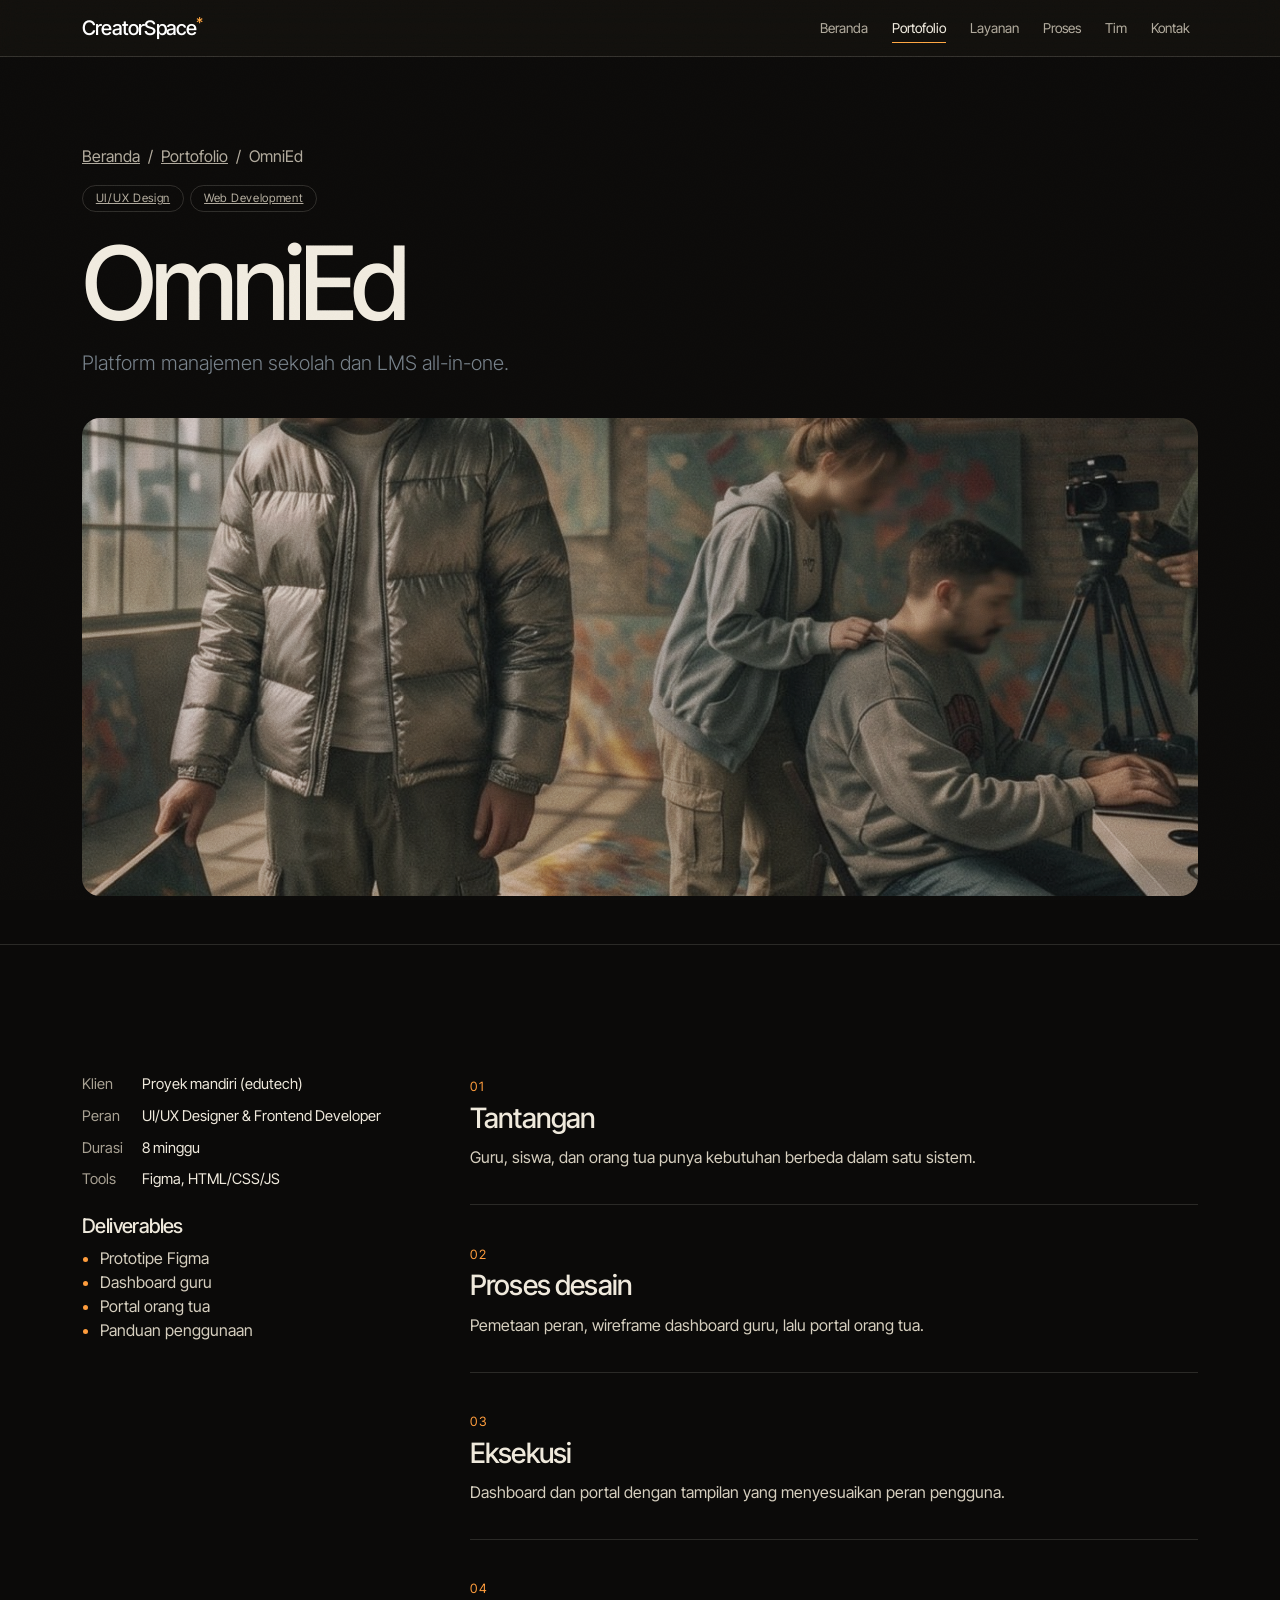
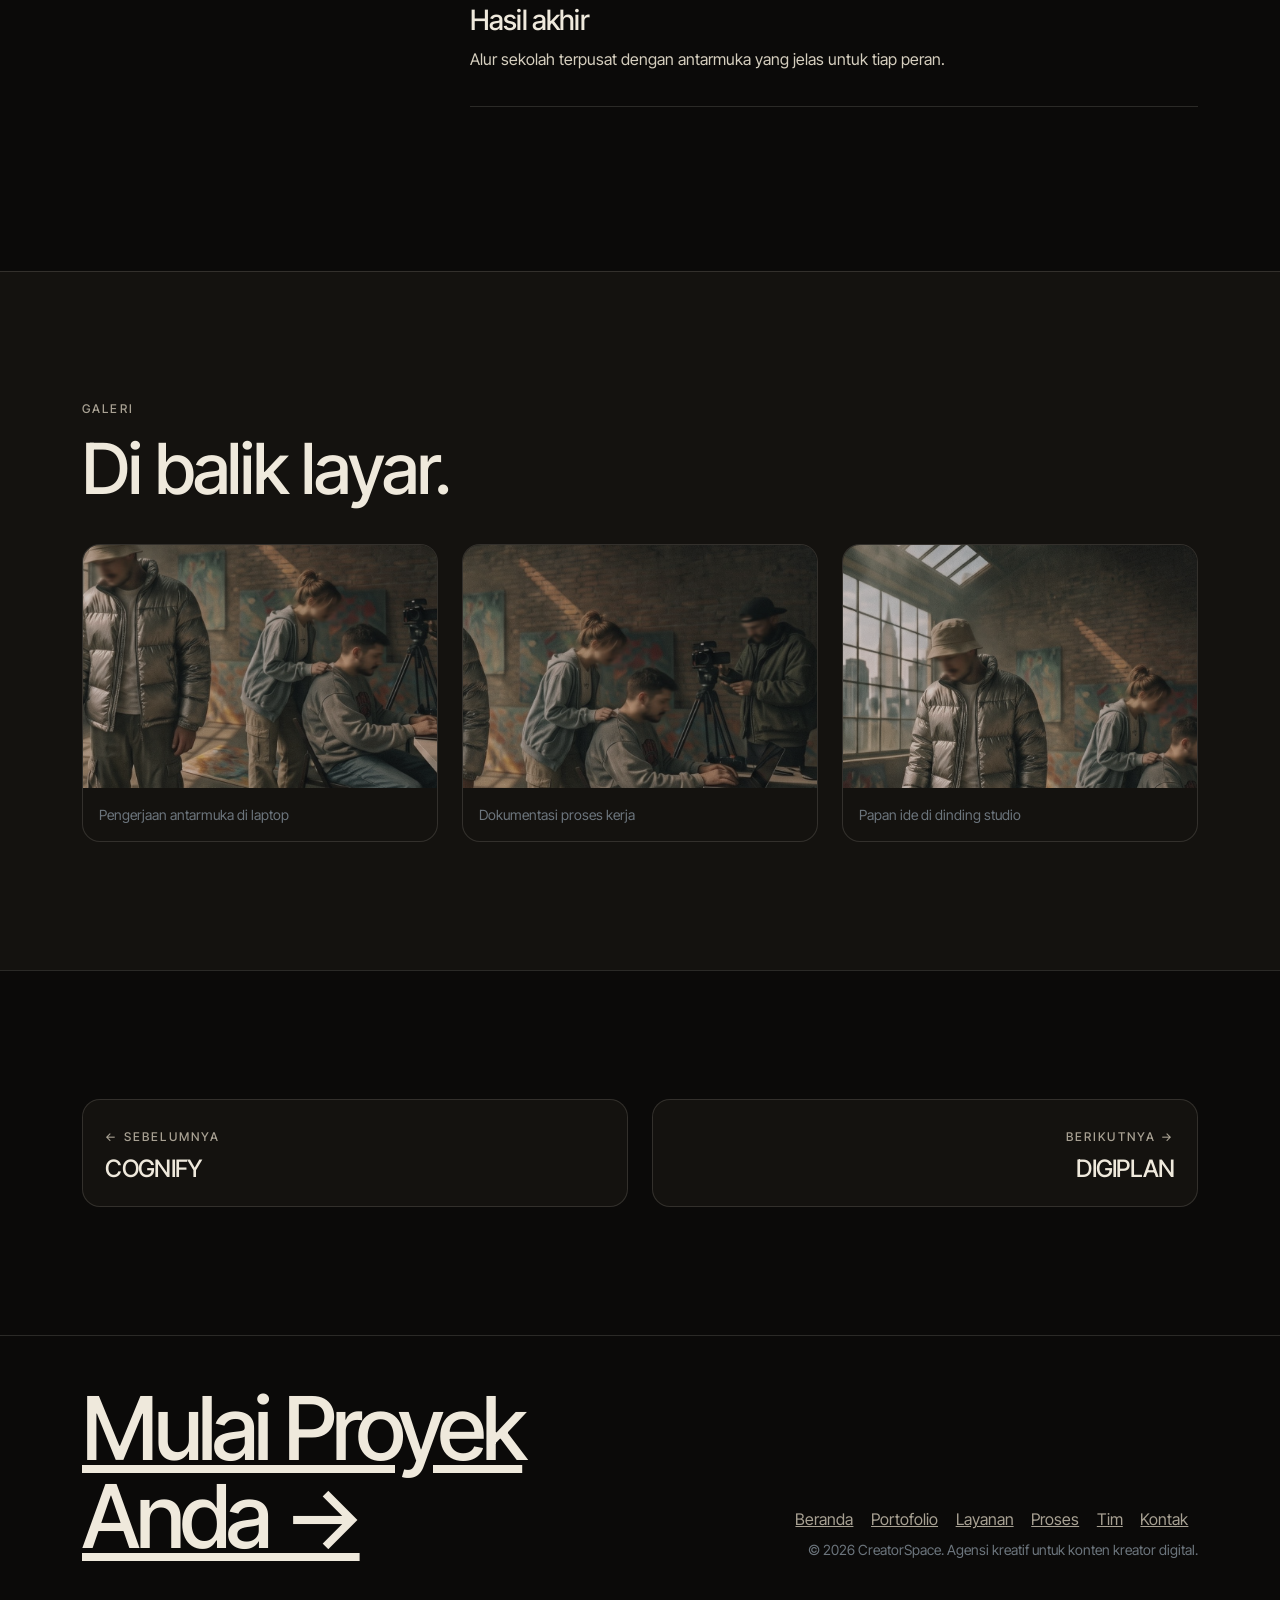
<file: Try/proyek-omnied.html>
<!DOCTYPE html>
<html lang="id" data-bs-theme="dark">
<head>
<meta charset="UTF-8">
<meta name="viewport" content="width=device-width, initial-scale=1">
<meta name="description" content="Platform manajemen sekolah dan LMS all-in-one.">
<title>OmniEd — CreatorSpace</title>
<link rel="preconnect" href="https://fonts.googleapis.com">
<link href="https://fonts.googleapis.com/css2?family=Inter+Tight:wght@400;500;700&display=swap" rel="stylesheet">
<link href="https://cdn.jsdelivr.net/npm/bootstrap@5.3.3/dist/css/bootstrap.min.css" rel="stylesheet">
<link href="css/style.css" rel="stylesheet">
</head>
<body>
<div class="curtain out" id="curtain" aria-hidden="true"></div>
<header>
  <nav class="navbar navbar-expand-lg cs-nav fixed-top" aria-label="Navigasi utama">
    <div class="container">
      <a class="navbar-brand" href="index.html">CreatorSpace<sup>*</sup></a>
      <button class="navbar-toggler" type="button" data-bs-toggle="collapse" data-bs-target="#menu" aria-controls="menu" aria-expanded="false" aria-label="Buka menu"><span class="navbar-toggler-icon"></span></button>
      <div class="collapse navbar-collapse" id="menu"><ul class="navbar-nav ms-auto gap-lg-2"><li class="nav-item"><a class="nav-link" href="index.html">Beranda</a></li><li class="nav-item"><a class="nav-link active" href="portofolio.html" aria-current="page">Portofolio</a></li><li class="nav-item"><a class="nav-link" href="layanan.html">Layanan</a></li><li class="nav-item"><a class="nav-link" href="proses.html">Proses</a></li><li class="nav-item"><a class="nav-link" href="tim.html">Tim</a></li><li class="nav-item"><a class="nav-link" href="kontak.html">Kontak</a></li></ul></div>
    </div>
  </nav>
</header>
<main>

<section class="page-head pb-4"><div class="container">
  <nav aria-label="Breadcrumb"><ol class="breadcrumb small"><li class="breadcrumb-item"><a href="index.html">Beranda</a></li><li class="breadcrumb-item"><a href="portofolio.html">Portofolio</a></li><li class="breadcrumb-item active" aria-current="page">OmniEd</li></ol></nav>
  <div class="mb-3" data-reveal><a class="badge-cs" href="portofolio.html?f=ux">UI/UX Design</a><a class="badge-cs" href="portofolio.html?f=web">Web Development</a></div><h1 data-reveal>OmniEd</h1><p class="lead text-secondary" data-reveal>Platform manajemen sekolah dan LMS all-in-one.</p>
</div></section>
<section class="pb-5"><div class="container"><figure class="thumb wide m-0" data-reveal><img class="cr" src="assets/team.jpg" alt="Anggota tim mengerjakan desain di laptop" style="--p:78% 70%;--z:1.9" loading="lazy"></figure></div></section>
<section class="sec"><div class="container"><div class="row g-4 gx-lg-5">
  <div class="col-lg-4"><dl class="meta" data-reveal><dt>Klien</dt><dd>Proyek mandiri (edutech)</dd><dt>Peran</dt><dd>UI/UX Designer & Frontend Developer</dd><dt>Durasi</dt><dd>8 minggu</dd><dt>Tools</dt><dd>Figma, HTML/CSS/JS</dd></dl><h2 class="h5 mt-4" data-reveal>Deliverables</h2><ul class="dels" data-reveal><li>Prototipe Figma</li><li>Dashboard guru</li><li>Portal orang tua</li><li>Panduan penggunaan</li></ul></div>
  <div class="col-lg-8"><div class="cs-block" data-reveal><span class="num">01</span><h2 class="h3">Tantangan</h2><p>Guru, siswa, dan orang tua punya kebutuhan berbeda dalam satu sistem.</p></div><div class="cs-block" data-reveal><span class="num">02</span><h2 class="h3">Proses desain</h2><p>Pemetaan peran, wireframe dashboard guru, lalu portal orang tua.</p></div><div class="cs-block" data-reveal><span class="num">03</span><h2 class="h3">Eksekusi</h2><p>Dashboard dan portal dengan tampilan yang menyesuaikan peran pengguna.</p></div><div class="cs-block" data-reveal><span class="num">04</span><h2 class="h3">Hasil akhir</h2><p>Alur sekolah terpusat dengan antarmuka yang jelas untuk tiap peran.</p></div></div>
</div></div></section>
<section class="sec alt" aria-labelledby="j-gal"><div class="container"><p class="eyebrow" data-reveal>Galeri</p><h2 id="j-gal" data-reveal>Di balik layar.</h2><div class="row g-4"><div class="col-md-4" data-reveal style="--d:0.0s"><article class="card work h-100"><button class="gal-btn" type="button" data-bs-toggle="modal" data-bs-target="#imgModal" aria-label="Perbesar: Pengerjaan antarmuka di laptop"><div class="thumb"><img class="cr" src="assets/team.jpg" alt="Pengerjaan antarmuka di laptop" style="--p:78% 70%;--z:1.9" loading="lazy"></div></button><div class="card-body"><p class="small text-secondary mb-0">Pengerjaan antarmuka di laptop</p></div></article></div><div class="col-md-4" data-reveal style="--d:0.1s"><article class="card work h-100"><button class="gal-btn" type="button" data-bs-toggle="modal" data-bs-target="#imgModal" aria-label="Perbesar: Dokumentasi proses kerja"><div class="thumb"><img class="cr" src="assets/team.jpg" alt="Dokumentasi proses kerja" style="--p:96% 50%;--z:2" loading="lazy"></div></button><div class="card-body"><p class="small text-secondary mb-0">Dokumentasi proses kerja</p></div></article></div><div class="col-md-4" data-reveal style="--d:0.2s"><article class="card work h-100"><button class="gal-btn" type="button" data-bs-toggle="modal" data-bs-target="#imgModal" aria-label="Perbesar: Papan ide di dinding studio"><div class="thumb"><img class="cr" src="assets/team.jpg" alt="Papan ide di dinding studio" style="--p:62% 25%;--z:1.8" loading="lazy"></div></button><div class="card-body"><p class="small text-secondary mb-0">Papan ide di dinding studio</p></div></article></div></div></div></section>
<section class="sec"><div class="container"><div class="row g-4">
  <div class="col-md-6" data-reveal><a class="card cat h-100" href="proyek-cognify.html"><div class="card-body"><span class="eyebrow">← Sebelumnya</span><h3 class="h4 mt-2 mb-0">COGNIFY</h3></div></a></div>
  <div class="col-md-6" data-reveal><a class="card cat h-100 text-md-end" href="proyek-digiplan.html"><div class="card-body"><span class="eyebrow">Berikutnya →</span><h3 class="h4 mt-2 mb-0">DIGIPLAN</h3></div></a></div>
</div></div></section>
<div class="modal fade" id="imgModal" tabindex="-1" aria-labelledby="imgTitle" aria-hidden="true"><div class="modal-dialog modal-dialog-centered modal-lg"><div class="modal-content cs-modal">
  <div class="modal-header border-0"><h2 class="modal-title h6" id="imgTitle">Galeri</h2><button type="button" class="btn-close" data-bs-dismiss="modal" aria-label="Tutup"></button></div>
  <div class="modal-body pt-0"><div class="thumb wide rounded-3"><img id="imgBig" class="cr" src="assets/team.jpg" alt=""></div></div>
</div></div></div>
</main>
<footer class="py-5">
  <div class="container">
    <div class="row g-4 align-items-end">
      <div class="col-lg-7"><a class="foot-cta" href="kontak.html">Mulai Proyek Anda <span aria-hidden="true">→</span></a></div>
      <div class="col-lg-5 text-lg-end"><ul class="list-inline mb-2"><li class="list-inline-item"><a href="index.html">Beranda</a></li><li class="list-inline-item"><a href="portofolio.html">Portofolio</a></li><li class="list-inline-item"><a href="layanan.html">Layanan</a></li><li class="list-inline-item"><a href="proses.html">Proses</a></li><li class="list-inline-item"><a href="tim.html">Tim</a></li><li class="list-inline-item"><a href="kontak.html">Kontak</a></li></ul><p class="text-secondary small mb-0">© 2026 CreatorSpace. Agensi kreatif untuk konten kreator digital.</p></div>
    </div>
  </div>
</footer>
<script src="https://cdn.jsdelivr.net/npm/bootstrap@5.3.3/dist/js/bootstrap.bundle.min.js"></script>
<script src="js/main.js"></script>
</body>
</html>
</file>
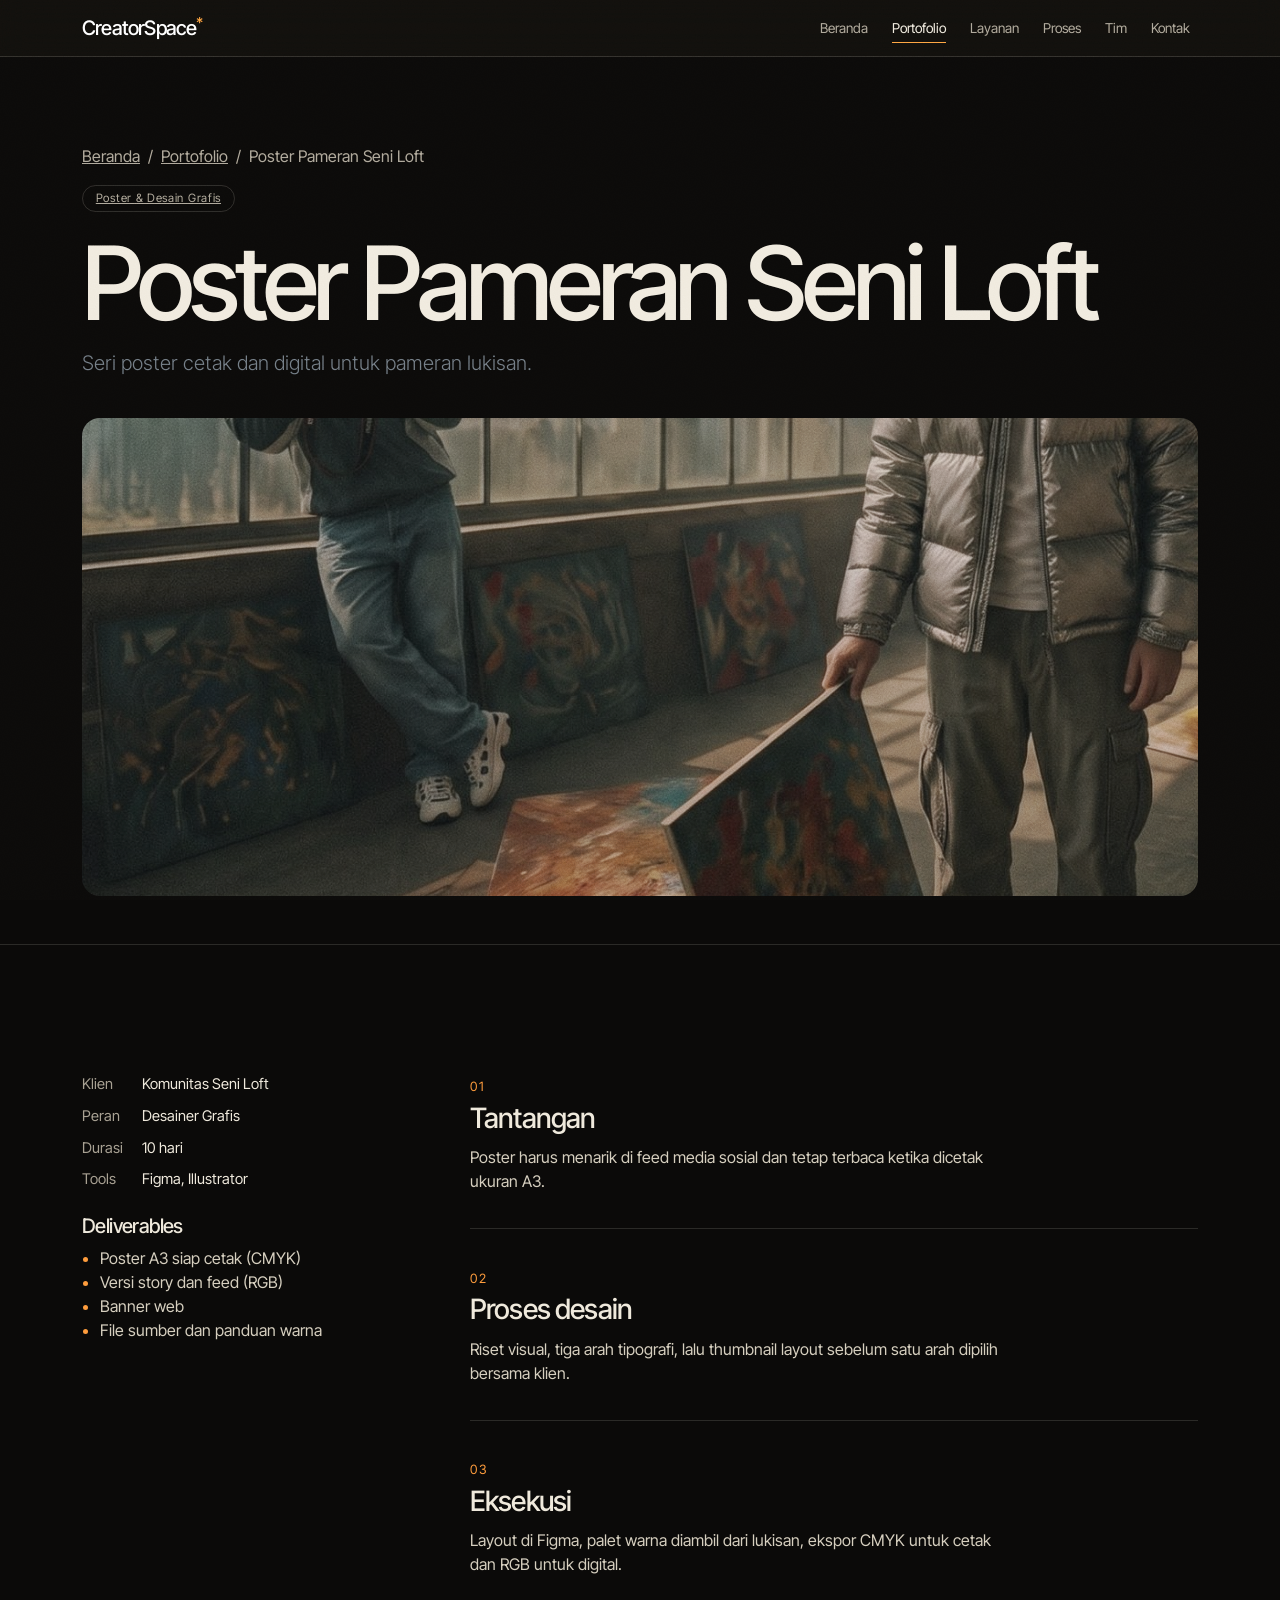
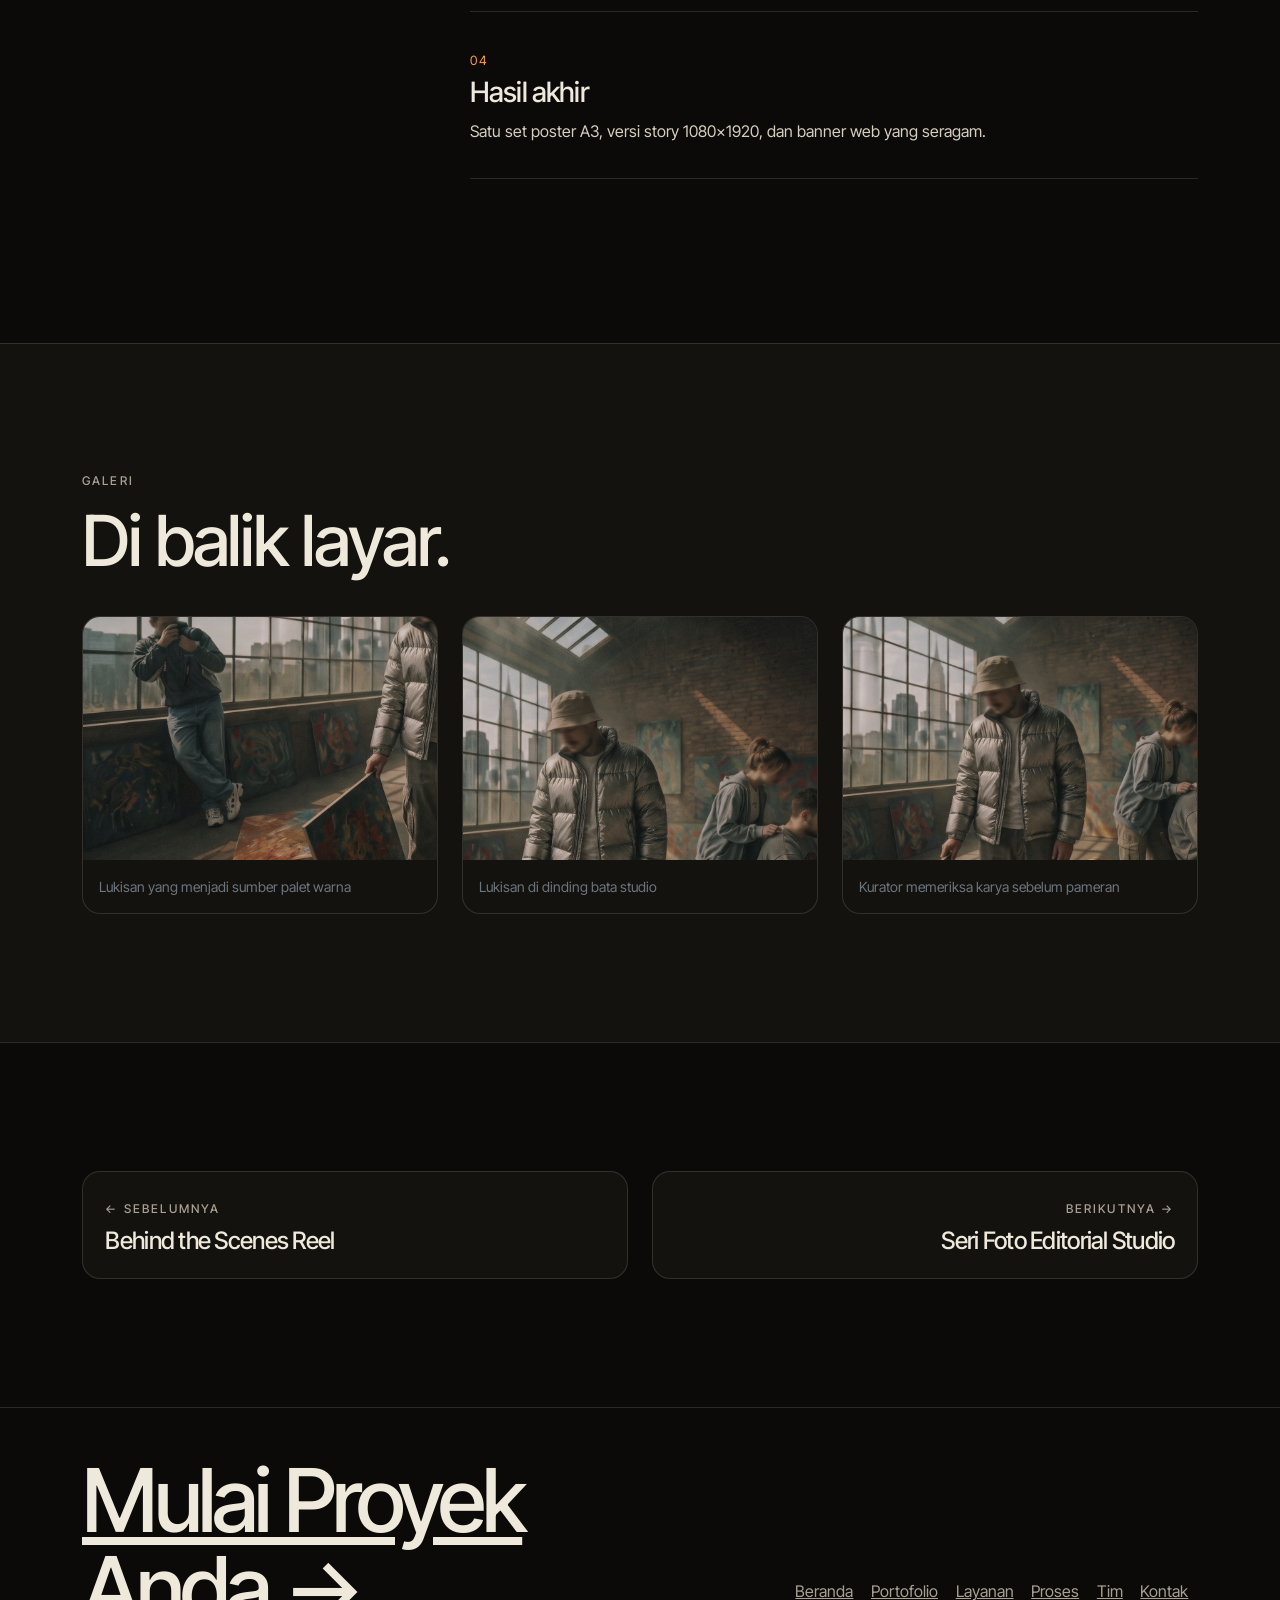
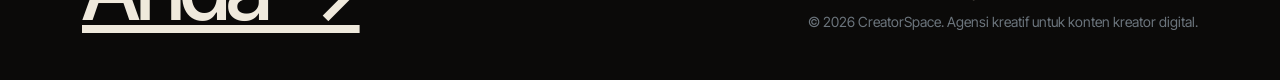
<file: Try/proyek-poster-pameran.html>
<!DOCTYPE html>
<html lang="id" data-bs-theme="dark">
<head>
<meta charset="UTF-8">
<meta name="viewport" content="width=device-width, initial-scale=1">
<meta name="description" content="Seri poster cetak dan digital untuk pameran lukisan.">
<title>Poster Pameran Seni Loft — CreatorSpace</title>
<link rel="preconnect" href="https://fonts.googleapis.com">
<link href="https://fonts.googleapis.com/css2?family=Inter+Tight:wght@400;500;700&display=swap" rel="stylesheet">
<link href="https://cdn.jsdelivr.net/npm/bootstrap@5.3.3/dist/css/bootstrap.min.css" rel="stylesheet">
<link href="css/style.css" rel="stylesheet">
</head>
<body>
<div class="curtain out" id="curtain" aria-hidden="true"></div>
<header>
  <nav class="navbar navbar-expand-lg cs-nav fixed-top" aria-label="Navigasi utama">
    <div class="container">
      <a class="navbar-brand" href="index.html">CreatorSpace<sup>*</sup></a>
      <button class="navbar-toggler" type="button" data-bs-toggle="collapse" data-bs-target="#menu" aria-controls="menu" aria-expanded="false" aria-label="Buka menu"><span class="navbar-toggler-icon"></span></button>
      <div class="collapse navbar-collapse" id="menu"><ul class="navbar-nav ms-auto gap-lg-2"><li class="nav-item"><a class="nav-link" href="index.html">Beranda</a></li><li class="nav-item"><a class="nav-link active" href="portofolio.html" aria-current="page">Portofolio</a></li><li class="nav-item"><a class="nav-link" href="layanan.html">Layanan</a></li><li class="nav-item"><a class="nav-link" href="proses.html">Proses</a></li><li class="nav-item"><a class="nav-link" href="tim.html">Tim</a></li><li class="nav-item"><a class="nav-link" href="kontak.html">Kontak</a></li></ul></div>
    </div>
  </nav>
</header>
<main>

<section class="page-head pb-4"><div class="container">
  <nav aria-label="Breadcrumb"><ol class="breadcrumb small"><li class="breadcrumb-item"><a href="index.html">Beranda</a></li><li class="breadcrumb-item"><a href="portofolio.html">Portofolio</a></li><li class="breadcrumb-item active" aria-current="page">Poster Pameran Seni Loft</li></ol></nav>
  <div class="mb-3" data-reveal><a class="badge-cs" href="portofolio.html?f=poster">Poster & Desain Grafis</a></div><h1 data-reveal>Poster Pameran Seni Loft</h1><p class="lead text-secondary" data-reveal>Seri poster cetak dan digital untuk pameran lukisan.</p>
</div></section>
<section class="pb-5"><div class="container"><figure class="thumb wide m-0" data-reveal><img class="cr" src="assets/team.jpg" alt="Deretan lukisan abstrak bersandar di dinding studio" style="--p:8% 92%;--z:1.8" loading="lazy"></figure></div></section>
<section class="sec"><div class="container"><div class="row g-4 gx-lg-5">
  <div class="col-lg-4"><dl class="meta" data-reveal><dt>Klien</dt><dd>Komunitas Seni Loft</dd><dt>Peran</dt><dd>Desainer Grafis</dd><dt>Durasi</dt><dd>10 hari</dd><dt>Tools</dt><dd>Figma, Illustrator</dd></dl><h2 class="h5 mt-4" data-reveal>Deliverables</h2><ul class="dels" data-reveal><li>Poster A3 siap cetak (CMYK)</li><li>Versi story dan feed (RGB)</li><li>Banner web</li><li>File sumber dan panduan warna</li></ul></div>
  <div class="col-lg-8"><div class="cs-block" data-reveal><span class="num">01</span><h2 class="h3">Tantangan</h2><p>Poster harus menarik di feed media sosial dan tetap terbaca ketika dicetak ukuran A3.</p></div><div class="cs-block" data-reveal><span class="num">02</span><h2 class="h3">Proses desain</h2><p>Riset visual, tiga arah tipografi, lalu thumbnail layout sebelum satu arah dipilih bersama klien.</p></div><div class="cs-block" data-reveal><span class="num">03</span><h2 class="h3">Eksekusi</h2><p>Layout di Figma, palet warna diambil dari lukisan, ekspor CMYK untuk cetak dan RGB untuk digital.</p></div><div class="cs-block" data-reveal><span class="num">04</span><h2 class="h3">Hasil akhir</h2><p>Satu set poster A3, versi story 1080×1920, dan banner web yang seragam.</p></div></div>
</div></div></section>
<section class="sec alt" aria-labelledby="j-gal"><div class="container"><p class="eyebrow" data-reveal>Galeri</p><h2 id="j-gal" data-reveal>Di balik layar.</h2><div class="row g-4"><div class="col-md-4" data-reveal style="--d:0.0s"><article class="card work h-100"><button class="gal-btn" type="button" data-bs-toggle="modal" data-bs-target="#imgModal" aria-label="Perbesar: Lukisan yang menjadi sumber palet warna"><div class="thumb"><img class="cr" src="assets/team.jpg" alt="Lukisan yang menjadi sumber palet warna" style="--p:8% 92%;--z:1.8" loading="lazy"></div></button><div class="card-body"><p class="small text-secondary mb-0">Lukisan yang menjadi sumber palet warna</p></div></article></div><div class="col-md-4" data-reveal style="--d:0.1s"><article class="card work h-100"><button class="gal-btn" type="button" data-bs-toggle="modal" data-bs-target="#imgModal" aria-label="Perbesar: Lukisan di dinding bata studio"><div class="thumb"><img class="cr" src="assets/team.jpg" alt="Lukisan di dinding bata studio" style="--p:62% 25%;--z:1.8" loading="lazy"></div></button><div class="card-body"><p class="small text-secondary mb-0">Lukisan di dinding bata studio</p></div></article></div><div class="col-md-4" data-reveal style="--d:0.2s"><article class="card work h-100"><button class="gal-btn" type="button" data-bs-toggle="modal" data-bs-target="#imgModal" aria-label="Perbesar: Kurator memeriksa karya sebelum pameran"><div class="thumb"><img class="cr" src="assets/team.jpg" alt="Kurator memeriksa karya sebelum pameran" style="--p:52% 45%;--z:1.7" loading="lazy"></div></button><div class="card-body"><p class="small text-secondary mb-0">Kurator memeriksa karya sebelum pameran</p></div></article></div></div></div></section>
<section class="sec"><div class="container"><div class="row g-4">
  <div class="col-md-6" data-reveal><a class="card cat h-100" href="proyek-reel-studio.html"><div class="card-body"><span class="eyebrow">← Sebelumnya</span><h3 class="h4 mt-2 mb-0">Behind the Scenes Reel</h3></div></a></div>
  <div class="col-md-6" data-reveal><a class="card cat h-100 text-md-end" href="proyek-foto-editorial.html"><div class="card-body"><span class="eyebrow">Berikutnya →</span><h3 class="h4 mt-2 mb-0">Seri Foto Editorial Studio</h3></div></a></div>
</div></div></section>
<div class="modal fade" id="imgModal" tabindex="-1" aria-labelledby="imgTitle" aria-hidden="true"><div class="modal-dialog modal-dialog-centered modal-lg"><div class="modal-content cs-modal">
  <div class="modal-header border-0"><h2 class="modal-title h6" id="imgTitle">Galeri</h2><button type="button" class="btn-close" data-bs-dismiss="modal" aria-label="Tutup"></button></div>
  <div class="modal-body pt-0"><div class="thumb wide rounded-3"><img id="imgBig" class="cr" src="assets/team.jpg" alt=""></div></div>
</div></div></div>
</main>
<footer class="py-5">
  <div class="container">
    <div class="row g-4 align-items-end">
      <div class="col-lg-7"><a class="foot-cta" href="kontak.html">Mulai Proyek Anda <span aria-hidden="true">→</span></a></div>
      <div class="col-lg-5 text-lg-end"><ul class="list-inline mb-2"><li class="list-inline-item"><a href="index.html">Beranda</a></li><li class="list-inline-item"><a href="portofolio.html">Portofolio</a></li><li class="list-inline-item"><a href="layanan.html">Layanan</a></li><li class="list-inline-item"><a href="proses.html">Proses</a></li><li class="list-inline-item"><a href="tim.html">Tim</a></li><li class="list-inline-item"><a href="kontak.html">Kontak</a></li></ul><p class="text-secondary small mb-0">© 2026 CreatorSpace. Agensi kreatif untuk konten kreator digital.</p></div>
    </div>
  </div>
</footer>
<script src="https://cdn.jsdelivr.net/npm/bootstrap@5.3.3/dist/js/bootstrap.bundle.min.js"></script>
<script src="js/main.js"></script>
</body>
</html>
</file>
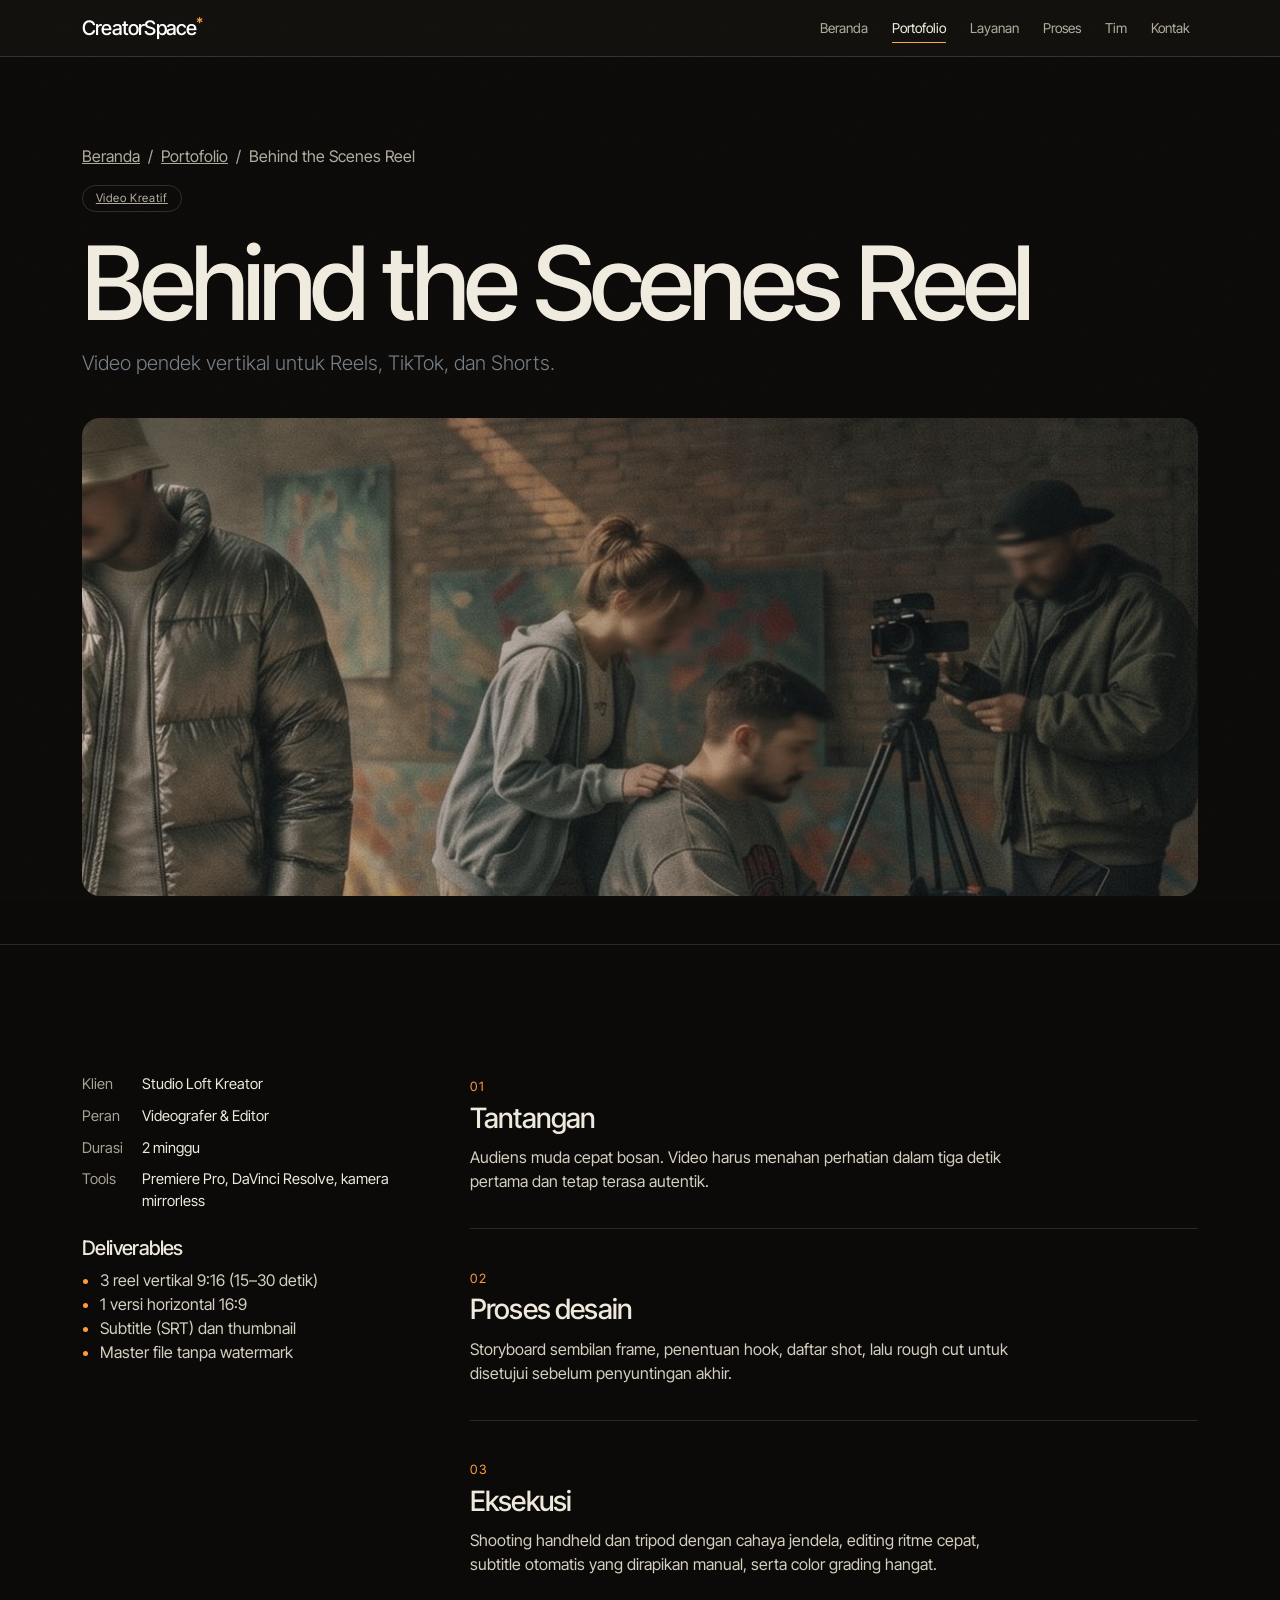
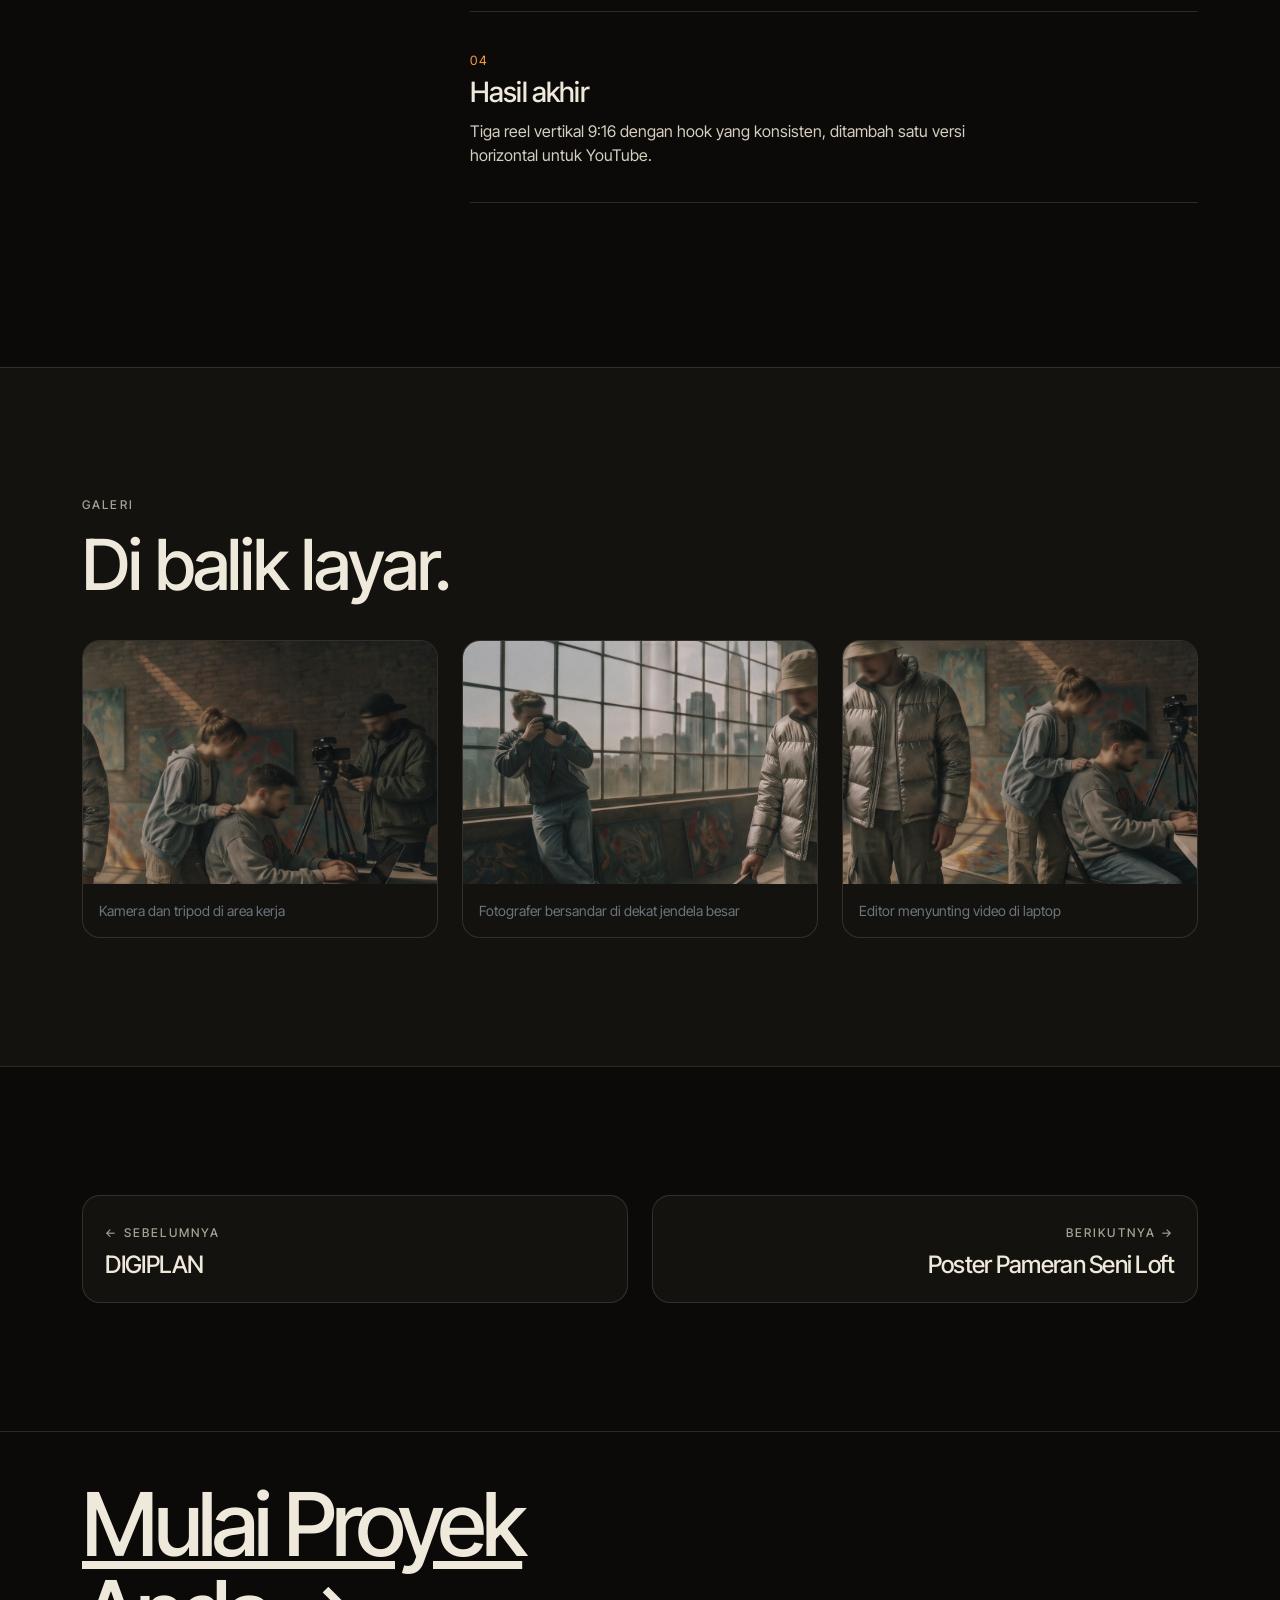
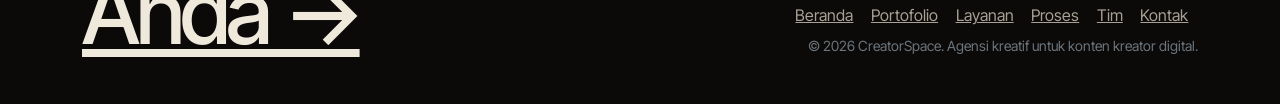
<file: Try/proyek-reel-studio.html>
<!DOCTYPE html>
<html lang="id" data-bs-theme="dark">
<head>
<meta charset="UTF-8">
<meta name="viewport" content="width=device-width, initial-scale=1">
<meta name="description" content="Video pendek vertikal untuk Reels, TikTok, dan Shorts.">
<title>Behind the Scenes Reel — CreatorSpace</title>
<link rel="preconnect" href="https://fonts.googleapis.com">
<link href="https://fonts.googleapis.com/css2?family=Inter+Tight:wght@400;500;700&display=swap" rel="stylesheet">
<link href="https://cdn.jsdelivr.net/npm/bootstrap@5.3.3/dist/css/bootstrap.min.css" rel="stylesheet">
<link href="css/style.css" rel="stylesheet">
</head>
<body>
<div class="curtain out" id="curtain" aria-hidden="true"></div>
<header>
  <nav class="navbar navbar-expand-lg cs-nav fixed-top" aria-label="Navigasi utama">
    <div class="container">
      <a class="navbar-brand" href="index.html">CreatorSpace<sup>*</sup></a>
      <button class="navbar-toggler" type="button" data-bs-toggle="collapse" data-bs-target="#menu" aria-controls="menu" aria-expanded="false" aria-label="Buka menu"><span class="navbar-toggler-icon"></span></button>
      <div class="collapse navbar-collapse" id="menu"><ul class="navbar-nav ms-auto gap-lg-2"><li class="nav-item"><a class="nav-link" href="index.html">Beranda</a></li><li class="nav-item"><a class="nav-link active" href="portofolio.html" aria-current="page">Portofolio</a></li><li class="nav-item"><a class="nav-link" href="layanan.html">Layanan</a></li><li class="nav-item"><a class="nav-link" href="proses.html">Proses</a></li><li class="nav-item"><a class="nav-link" href="tim.html">Tim</a></li><li class="nav-item"><a class="nav-link" href="kontak.html">Kontak</a></li></ul></div>
    </div>
  </nav>
</header>
<main>

<section class="page-head pb-4"><div class="container">
  <nav aria-label="Breadcrumb"><ol class="breadcrumb small"><li class="breadcrumb-item"><a href="index.html">Beranda</a></li><li class="breadcrumb-item"><a href="portofolio.html">Portofolio</a></li><li class="breadcrumb-item active" aria-current="page">Behind the Scenes Reel</li></ol></nav>
  <div class="mb-3" data-reveal><a class="badge-cs" href="portofolio.html?f=video">Video Kreatif</a></div><h1 data-reveal>Behind the Scenes Reel</h1><p class="lead text-secondary" data-reveal>Video pendek vertikal untuk Reels, TikTok, dan Shorts.</p>
</div></section>
<section class="pb-5"><div class="container"><figure class="thumb wide m-0" data-reveal><img class="cr" src="assets/team.jpg" alt="Videografer mengatur kamera pada tripod di studio" style="--p:96% 50%;--z:2" loading="lazy"></figure></div></section>
<section class="sec"><div class="container"><div class="row g-4 gx-lg-5">
  <div class="col-lg-4"><dl class="meta" data-reveal><dt>Klien</dt><dd>Studio Loft Kreator</dd><dt>Peran</dt><dd>Videografer & Editor</dd><dt>Durasi</dt><dd>2 minggu</dd><dt>Tools</dt><dd>Premiere Pro, DaVinci Resolve, kamera mirrorless</dd></dl><h2 class="h5 mt-4" data-reveal>Deliverables</h2><ul class="dels" data-reveal><li>3 reel vertikal 9:16 (15–30 detik)</li><li>1 versi horizontal 16:9</li><li>Subtitle (SRT) dan thumbnail</li><li>Master file tanpa watermark</li></ul></div>
  <div class="col-lg-8"><div class="cs-block" data-reveal><span class="num">01</span><h2 class="h3">Tantangan</h2><p>Audiens muda cepat bosan. Video harus menahan perhatian dalam tiga detik pertama dan tetap terasa autentik.</p></div><div class="cs-block" data-reveal><span class="num">02</span><h2 class="h3">Proses desain</h2><p>Storyboard sembilan frame, penentuan hook, daftar shot, lalu rough cut untuk disetujui sebelum penyuntingan akhir.</p></div><div class="cs-block" data-reveal><span class="num">03</span><h2 class="h3">Eksekusi</h2><p>Shooting handheld dan tripod dengan cahaya jendela, editing ritme cepat, subtitle otomatis yang dirapikan manual, serta color grading hangat.</p></div><div class="cs-block" data-reveal><span class="num">04</span><h2 class="h3">Hasil akhir</h2><p>Tiga reel vertikal 9:16 dengan hook yang konsisten, ditambah satu versi horizontal untuk YouTube.</p></div></div>
</div></div></section>
<section class="sec alt" aria-labelledby="j-gal"><div class="container"><p class="eyebrow" data-reveal>Galeri</p><h2 id="j-gal" data-reveal>Di balik layar.</h2><div class="row g-4"><div class="col-md-4" data-reveal style="--d:0.0s"><article class="card work h-100"><button class="gal-btn" type="button" data-bs-toggle="modal" data-bs-target="#imgModal" aria-label="Perbesar: Kamera dan tripod di area kerja"><div class="thumb"><img class="cr" src="assets/team.jpg" alt="Kamera dan tripod di area kerja" style="--p:96% 50%;--z:2" loading="lazy"></div></button><div class="card-body"><p class="small text-secondary mb-0">Kamera dan tripod di area kerja</p></div></article></div><div class="col-md-4" data-reveal style="--d:0.1s"><article class="card work h-100"><button class="gal-btn" type="button" data-bs-toggle="modal" data-bs-target="#imgModal" aria-label="Perbesar: Fotografer bersandar di dekat jendela besar"><div class="thumb"><img class="cr" src="assets/team.jpg" alt="Fotografer bersandar di dekat jendela besar" style="--p:12% 55%;--z:1.9" loading="lazy"></div></button><div class="card-body"><p class="small text-secondary mb-0">Fotografer bersandar di dekat jendela besar</p></div></article></div><div class="col-md-4" data-reveal style="--d:0.2s"><article class="card work h-100"><button class="gal-btn" type="button" data-bs-toggle="modal" data-bs-target="#imgModal" aria-label="Perbesar: Editor menyunting video di laptop"><div class="thumb"><img class="cr" src="assets/team.jpg" alt="Editor menyunting video di laptop" style="--p:78% 70%;--z:1.9" loading="lazy"></div></button><div class="card-body"><p class="small text-secondary mb-0">Editor menyunting video di laptop</p></div></article></div></div></div></section>
<section class="sec"><div class="container"><div class="row g-4">
  <div class="col-md-6" data-reveal><a class="card cat h-100" href="proyek-digiplan.html"><div class="card-body"><span class="eyebrow">← Sebelumnya</span><h3 class="h4 mt-2 mb-0">DIGIPLAN</h3></div></a></div>
  <div class="col-md-6" data-reveal><a class="card cat h-100 text-md-end" href="proyek-poster-pameran.html"><div class="card-body"><span class="eyebrow">Berikutnya →</span><h3 class="h4 mt-2 mb-0">Poster Pameran Seni Loft</h3></div></a></div>
</div></div></section>
<div class="modal fade" id="imgModal" tabindex="-1" aria-labelledby="imgTitle" aria-hidden="true"><div class="modal-dialog modal-dialog-centered modal-lg"><div class="modal-content cs-modal">
  <div class="modal-header border-0"><h2 class="modal-title h6" id="imgTitle">Galeri</h2><button type="button" class="btn-close" data-bs-dismiss="modal" aria-label="Tutup"></button></div>
  <div class="modal-body pt-0"><div class="thumb wide rounded-3"><img id="imgBig" class="cr" src="assets/team.jpg" alt=""></div></div>
</div></div></div>
</main>
<footer class="py-5">
  <div class="container">
    <div class="row g-4 align-items-end">
      <div class="col-lg-7"><a class="foot-cta" href="kontak.html">Mulai Proyek Anda <span aria-hidden="true">→</span></a></div>
      <div class="col-lg-5 text-lg-end"><ul class="list-inline mb-2"><li class="list-inline-item"><a href="index.html">Beranda</a></li><li class="list-inline-item"><a href="portofolio.html">Portofolio</a></li><li class="list-inline-item"><a href="layanan.html">Layanan</a></li><li class="list-inline-item"><a href="proses.html">Proses</a></li><li class="list-inline-item"><a href="tim.html">Tim</a></li><li class="list-inline-item"><a href="kontak.html">Kontak</a></li></ul><p class="text-secondary small mb-0">© 2026 CreatorSpace. Agensi kreatif untuk konten kreator digital.</p></div>
    </div>
  </div>
</footer>
<script src="https://cdn.jsdelivr.net/npm/bootstrap@5.3.3/dist/js/bootstrap.bundle.min.js"></script>
<script src="js/main.js"></script>
</body>
</html>
</file>
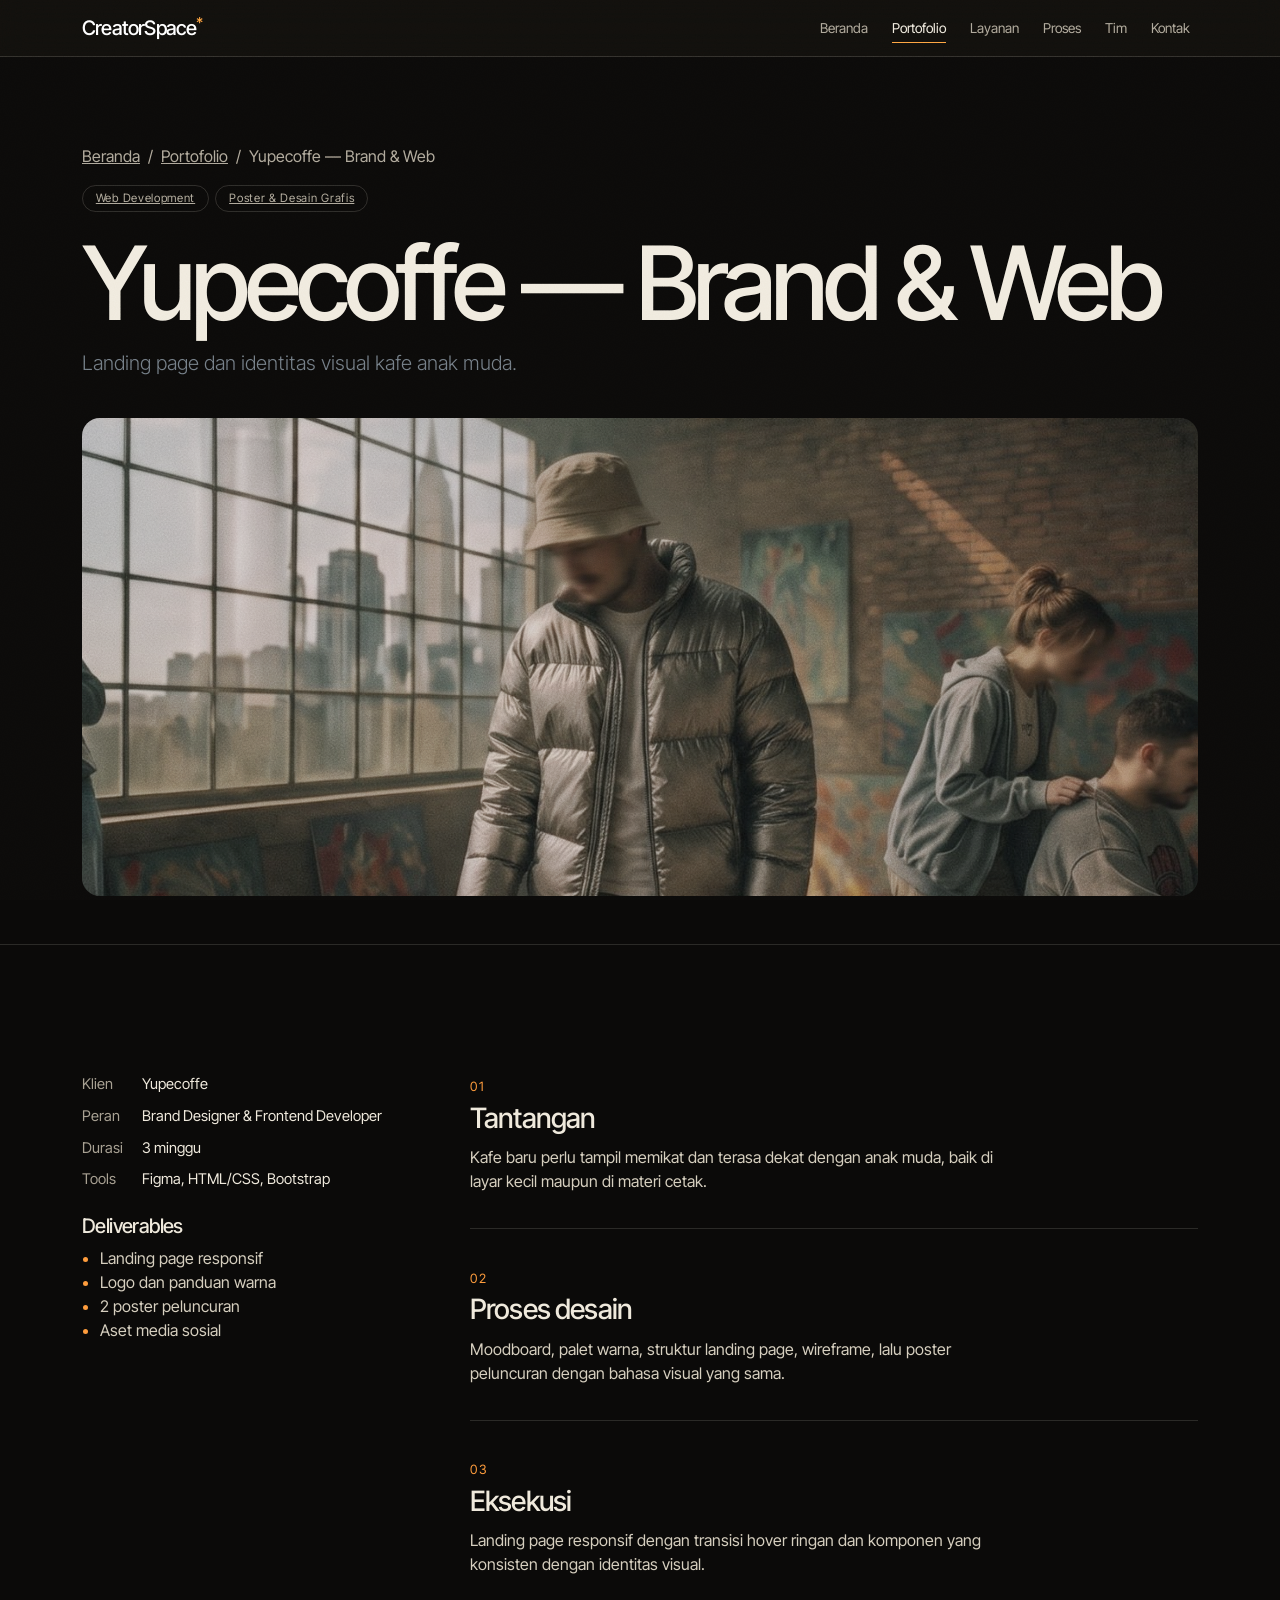
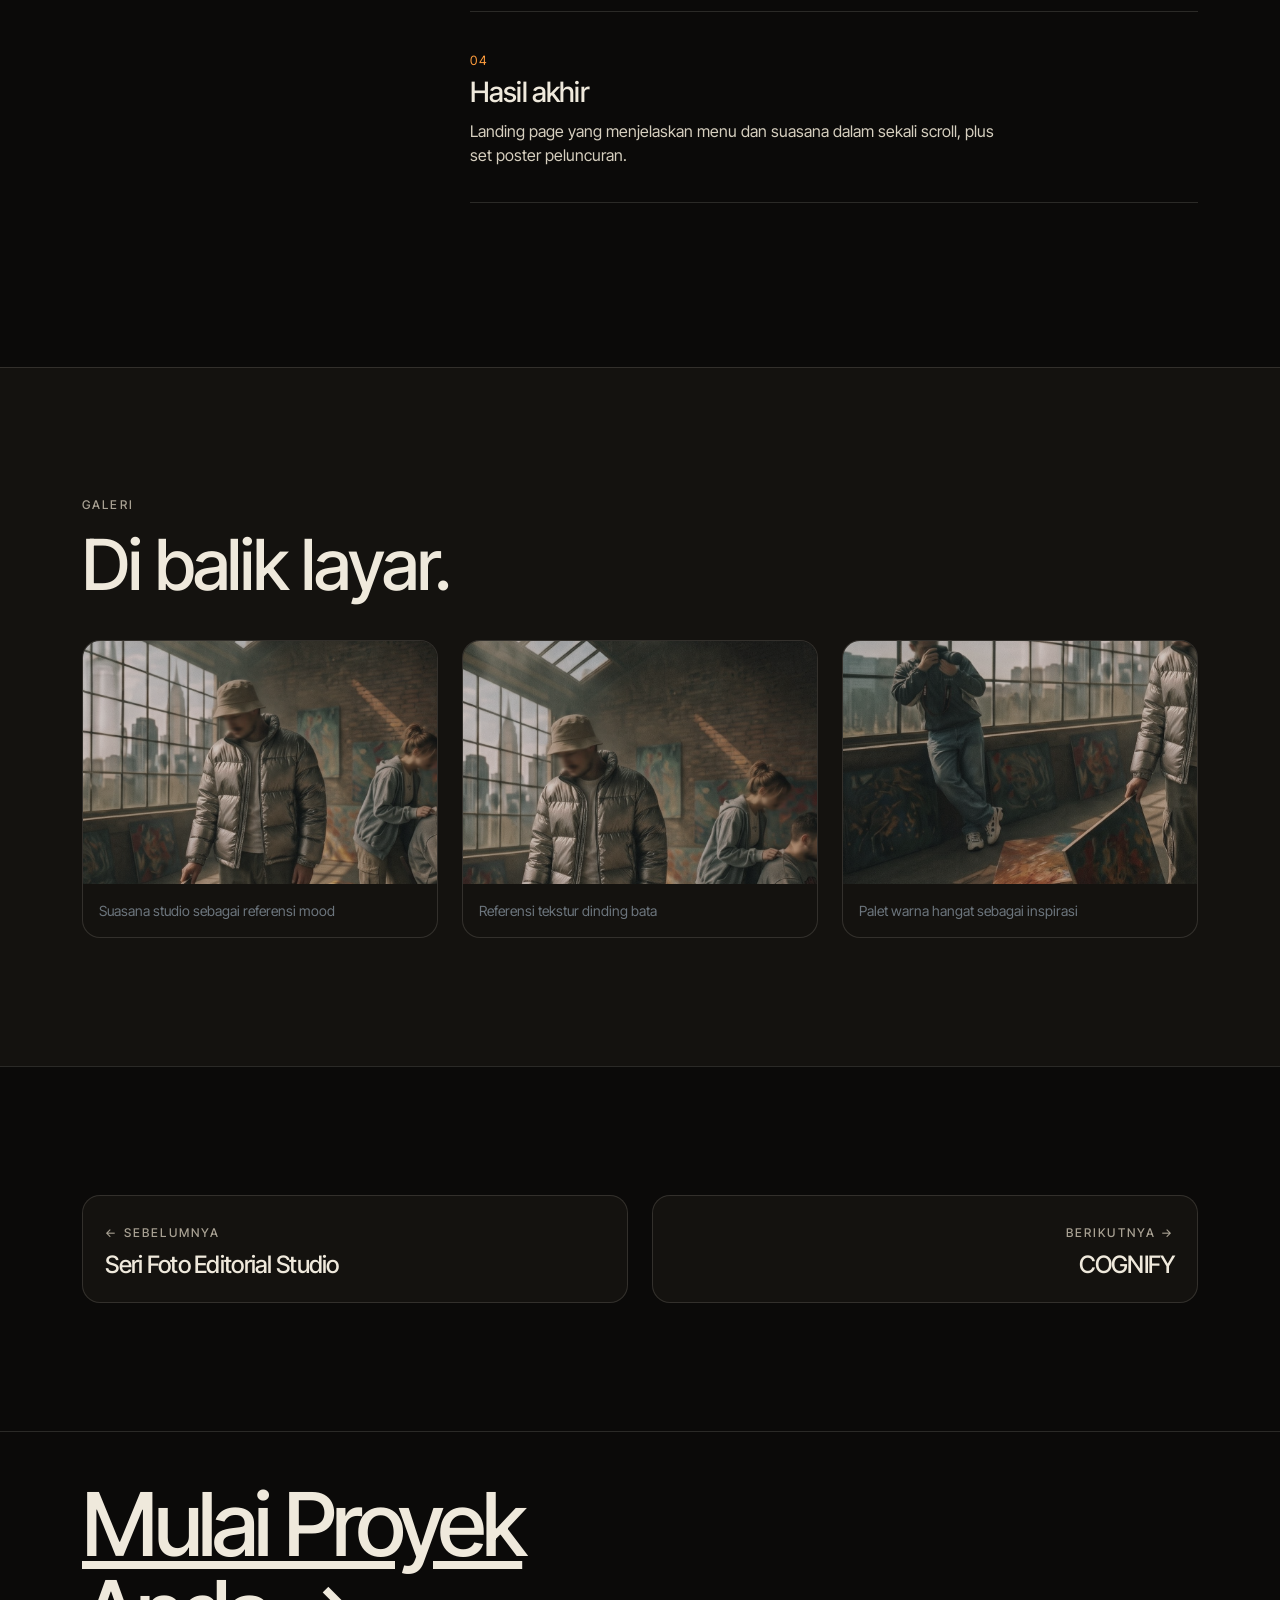
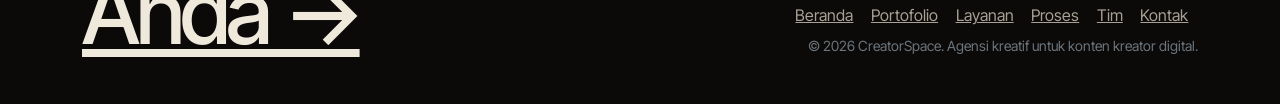
<file: Try/proyek-yupecoffe.html>
<!DOCTYPE html>
<html lang="id" data-bs-theme="dark">
<head>
<meta charset="UTF-8">
<meta name="viewport" content="width=device-width, initial-scale=1">
<meta name="description" content="Landing page dan identitas visual kafe anak muda.">
<title>Yupecoffe — Brand & Web — CreatorSpace</title>
<link rel="preconnect" href="https://fonts.googleapis.com">
<link href="https://fonts.googleapis.com/css2?family=Inter+Tight:wght@400;500;700&display=swap" rel="stylesheet">
<link href="https://cdn.jsdelivr.net/npm/bootstrap@5.3.3/dist/css/bootstrap.min.css" rel="stylesheet">
<link href="css/style.css" rel="stylesheet">
</head>
<body>
<div class="curtain out" id="curtain" aria-hidden="true"></div>
<header>
  <nav class="navbar navbar-expand-lg cs-nav fixed-top" aria-label="Navigasi utama">
    <div class="container">
      <a class="navbar-brand" href="index.html">CreatorSpace<sup>*</sup></a>
      <button class="navbar-toggler" type="button" data-bs-toggle="collapse" data-bs-target="#menu" aria-controls="menu" aria-expanded="false" aria-label="Buka menu"><span class="navbar-toggler-icon"></span></button>
      <div class="collapse navbar-collapse" id="menu"><ul class="navbar-nav ms-auto gap-lg-2"><li class="nav-item"><a class="nav-link" href="index.html">Beranda</a></li><li class="nav-item"><a class="nav-link active" href="portofolio.html" aria-current="page">Portofolio</a></li><li class="nav-item"><a class="nav-link" href="layanan.html">Layanan</a></li><li class="nav-item"><a class="nav-link" href="proses.html">Proses</a></li><li class="nav-item"><a class="nav-link" href="tim.html">Tim</a></li><li class="nav-item"><a class="nav-link" href="kontak.html">Kontak</a></li></ul></div>
    </div>
  </nav>
</header>
<main>

<section class="page-head pb-4"><div class="container">
  <nav aria-label="Breadcrumb"><ol class="breadcrumb small"><li class="breadcrumb-item"><a href="index.html">Beranda</a></li><li class="breadcrumb-item"><a href="portofolio.html">Portofolio</a></li><li class="breadcrumb-item active" aria-current="page">Yupecoffe — Brand & Web</li></ol></nav>
  <div class="mb-3" data-reveal><a class="badge-cs" href="portofolio.html?f=web">Web Development</a><a class="badge-cs" href="portofolio.html?f=poster">Poster & Desain Grafis</a></div><h1 data-reveal>Yupecoffe — Brand & Web</h1><p class="lead text-secondary" data-reveal>Landing page dan identitas visual kafe anak muda.</p>
</div></section>
<section class="pb-5"><div class="container"><figure class="thumb wide m-0" data-reveal><img class="cr" src="assets/team.jpg" alt="Pengunjung bertopi bucket dengan jaket metalik di studio" style="--p:52% 45%;--z:1.7" loading="lazy"></figure></div></section>
<section class="sec"><div class="container"><div class="row g-4 gx-lg-5">
  <div class="col-lg-4"><dl class="meta" data-reveal><dt>Klien</dt><dd>Yupecoffe</dd><dt>Peran</dt><dd>Brand Designer & Frontend Developer</dd><dt>Durasi</dt><dd>3 minggu</dd><dt>Tools</dt><dd>Figma, HTML/CSS, Bootstrap</dd></dl><h2 class="h5 mt-4" data-reveal>Deliverables</h2><ul class="dels" data-reveal><li>Landing page responsif</li><li>Logo dan panduan warna</li><li>2 poster peluncuran</li><li>Aset media sosial</li></ul></div>
  <div class="col-lg-8"><div class="cs-block" data-reveal><span class="num">01</span><h2 class="h3">Tantangan</h2><p>Kafe baru perlu tampil memikat dan terasa dekat dengan anak muda, baik di layar kecil maupun di materi cetak.</p></div><div class="cs-block" data-reveal><span class="num">02</span><h2 class="h3">Proses desain</h2><p>Moodboard, palet warna, struktur landing page, wireframe, lalu poster peluncuran dengan bahasa visual yang sama.</p></div><div class="cs-block" data-reveal><span class="num">03</span><h2 class="h3">Eksekusi</h2><p>Landing page responsif dengan transisi hover ringan dan komponen yang konsisten dengan identitas visual.</p></div><div class="cs-block" data-reveal><span class="num">04</span><h2 class="h3">Hasil akhir</h2><p>Landing page yang menjelaskan menu dan suasana dalam sekali scroll, plus set poster peluncuran.</p></div></div>
</div></div></section>
<section class="sec alt" aria-labelledby="j-gal"><div class="container"><p class="eyebrow" data-reveal>Galeri</p><h2 id="j-gal" data-reveal>Di balik layar.</h2><div class="row g-4"><div class="col-md-4" data-reveal style="--d:0.0s"><article class="card work h-100"><button class="gal-btn" type="button" data-bs-toggle="modal" data-bs-target="#imgModal" aria-label="Perbesar: Suasana studio sebagai referensi mood"><div class="thumb"><img class="cr" src="assets/team.jpg" alt="Suasana studio sebagai referensi mood" style="--p:52% 45%;--z:1.7" loading="lazy"></div></button><div class="card-body"><p class="small text-secondary mb-0">Suasana studio sebagai referensi mood</p></div></article></div><div class="col-md-4" data-reveal style="--d:0.1s"><article class="card work h-100"><button class="gal-btn" type="button" data-bs-toggle="modal" data-bs-target="#imgModal" aria-label="Perbesar: Referensi tekstur dinding bata"><div class="thumb"><img class="cr" src="assets/team.jpg" alt="Referensi tekstur dinding bata" style="--p:62% 25%;--z:1.8" loading="lazy"></div></button><div class="card-body"><p class="small text-secondary mb-0">Referensi tekstur dinding bata</p></div></article></div><div class="col-md-4" data-reveal style="--d:0.2s"><article class="card work h-100"><button class="gal-btn" type="button" data-bs-toggle="modal" data-bs-target="#imgModal" aria-label="Perbesar: Palet warna hangat sebagai inspirasi"><div class="thumb"><img class="cr" src="assets/team.jpg" alt="Palet warna hangat sebagai inspirasi" style="--p:8% 92%;--z:1.8" loading="lazy"></div></button><div class="card-body"><p class="small text-secondary mb-0">Palet warna hangat sebagai inspirasi</p></div></article></div></div></div></section>
<section class="sec"><div class="container"><div class="row g-4">
  <div class="col-md-6" data-reveal><a class="card cat h-100" href="proyek-foto-editorial.html"><div class="card-body"><span class="eyebrow">← Sebelumnya</span><h3 class="h4 mt-2 mb-0">Seri Foto Editorial Studio</h3></div></a></div>
  <div class="col-md-6" data-reveal><a class="card cat h-100 text-md-end" href="proyek-cognify.html"><div class="card-body"><span class="eyebrow">Berikutnya →</span><h3 class="h4 mt-2 mb-0">COGNIFY</h3></div></a></div>
</div></div></section>
<div class="modal fade" id="imgModal" tabindex="-1" aria-labelledby="imgTitle" aria-hidden="true"><div class="modal-dialog modal-dialog-centered modal-lg"><div class="modal-content cs-modal">
  <div class="modal-header border-0"><h2 class="modal-title h6" id="imgTitle">Galeri</h2><button type="button" class="btn-close" data-bs-dismiss="modal" aria-label="Tutup"></button></div>
  <div class="modal-body pt-0"><div class="thumb wide rounded-3"><img id="imgBig" class="cr" src="assets/team.jpg" alt=""></div></div>
</div></div></div>
</main>
<footer class="py-5">
  <div class="container">
    <div class="row g-4 align-items-end">
      <div class="col-lg-7"><a class="foot-cta" href="kontak.html">Mulai Proyek Anda <span aria-hidden="true">→</span></a></div>
      <div class="col-lg-5 text-lg-end"><ul class="list-inline mb-2"><li class="list-inline-item"><a href="index.html">Beranda</a></li><li class="list-inline-item"><a href="portofolio.html">Portofolio</a></li><li class="list-inline-item"><a href="layanan.html">Layanan</a></li><li class="list-inline-item"><a href="proses.html">Proses</a></li><li class="list-inline-item"><a href="tim.html">Tim</a></li><li class="list-inline-item"><a href="kontak.html">Kontak</a></li></ul><p class="text-secondary small mb-0">© 2026 CreatorSpace. Agensi kreatif untuk konten kreator digital.</p></div>
    </div>
  </div>
</footer>
<script src="https://cdn.jsdelivr.net/npm/bootstrap@5.3.3/dist/js/bootstrap.bundle.min.js"></script>
<script src="js/main.js"></script>
</body>
</html>
</file>
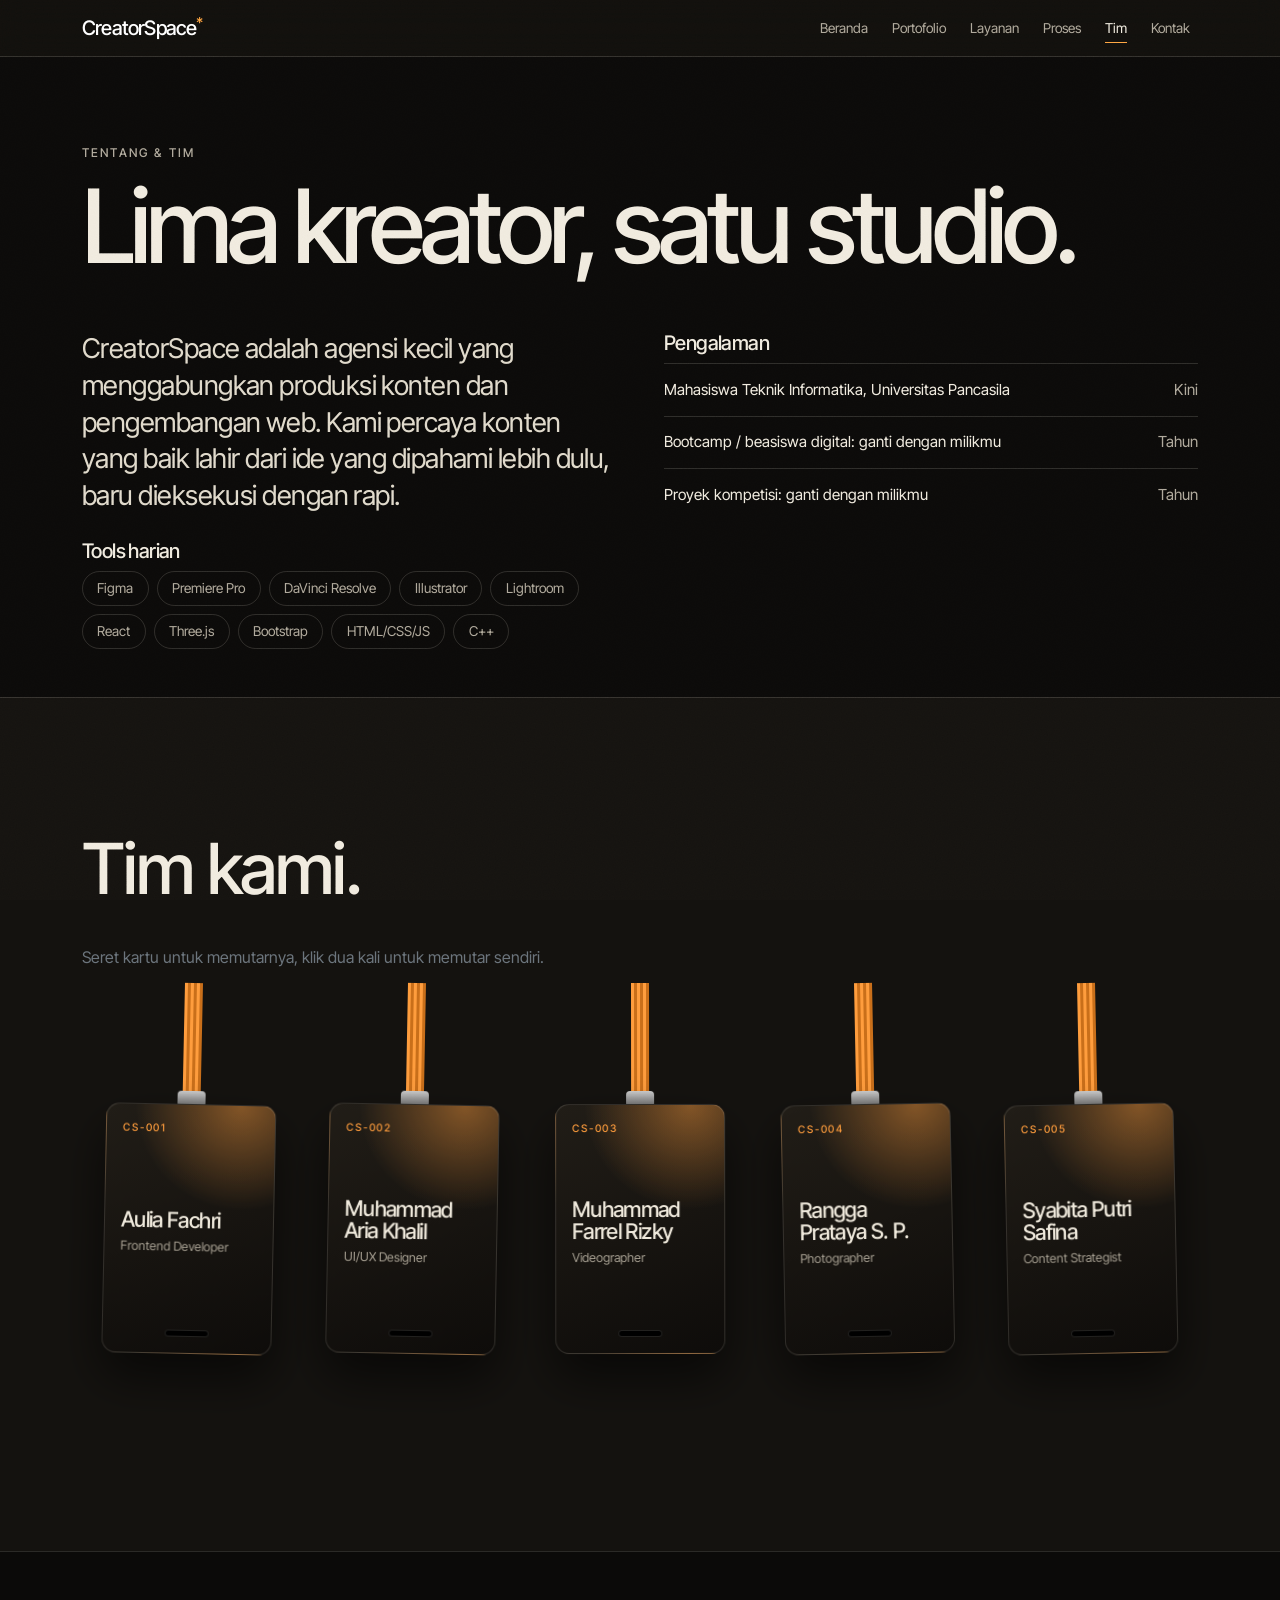
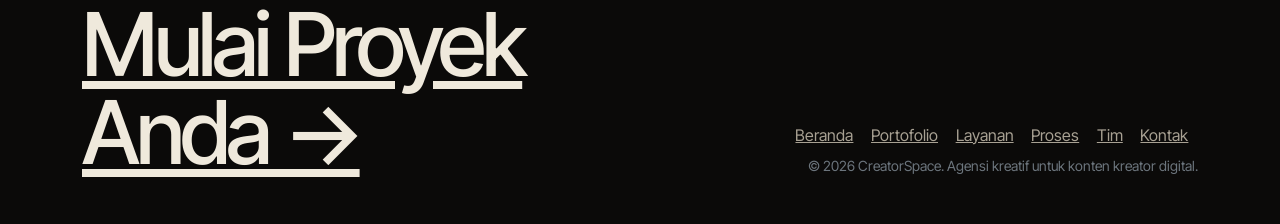
<file: Try/tim.html>
<!DOCTYPE html>
<html lang="id" data-bs-theme="dark">
<head>
<meta charset="UTF-8">
<meta name="viewport" content="width=device-width, initial-scale=1">
<meta name="description" content="CreatorSpace: agensi kreatif untuk konten kreator digital — video, poster, foto, UI/UX, dan web.">
<title>Tentang & Tim — CreatorSpace</title>
<link rel="preconnect" href="https://fonts.googleapis.com">
<link href="https://fonts.googleapis.com/css2?family=Inter+Tight:wght@400;500;700&display=swap" rel="stylesheet">
<link href="https://cdn.jsdelivr.net/npm/bootstrap@5.3.3/dist/css/bootstrap.min.css" rel="stylesheet">
<link href="css/style.css" rel="stylesheet">
</head>
<body>
<div class="curtain out" id="curtain" aria-hidden="true"></div>
<header>
  <nav class="navbar navbar-expand-lg cs-nav fixed-top" aria-label="Navigasi utama">
    <div class="container">
      <a class="navbar-brand" href="index.html">CreatorSpace<sup>*</sup></a>
      <button class="navbar-toggler" type="button" data-bs-toggle="collapse" data-bs-target="#menu" aria-controls="menu" aria-expanded="false" aria-label="Buka menu"><span class="navbar-toggler-icon"></span></button>
      <div class="collapse navbar-collapse" id="menu"><ul class="navbar-nav ms-auto gap-lg-2"><li class="nav-item"><a class="nav-link" href="index.html">Beranda</a></li><li class="nav-item"><a class="nav-link" href="portofolio.html">Portofolio</a></li><li class="nav-item"><a class="nav-link" href="layanan.html">Layanan</a></li><li class="nav-item"><a class="nav-link" href="proses.html">Proses</a></li><li class="nav-item"><a class="nav-link active" href="tim.html" aria-current="page">Tim</a></li><li class="nav-item"><a class="nav-link" href="kontak.html">Kontak</a></li></ul></div>
    </div>
  </nav>
</header>
<main>
<section class="page-head"><div class="container"><p class="eyebrow" data-reveal>Tentang & tim</p><h1 data-reveal>Lima kreator, satu studio.</h1></div></section>
<section class="pb-5"><div class="container"><div class="row g-4 gx-lg-5">
  <div class="col-lg-6"><p class="bio" data-reveal>CreatorSpace adalah agensi kecil yang menggabungkan produksi konten dan pengembangan web. Kami percaya konten yang baik lahir dari ide yang dipahami lebih dulu, baru dieksekusi dengan rapi.</p>
    <h2 class="h5 mt-4" data-reveal>Tools harian</h2><div class="tags" data-reveal><span>Figma</span><span>Premiere Pro</span><span>DaVinci Resolve</span><span>Illustrator</span><span>Lightroom</span><span>React</span><span>Three.js</span><span>Bootstrap</span><span>HTML/CSS/JS</span><span>C++</span></div></div>
  <div class="col-lg-6"><h2 class="h5" data-reveal>Pengalaman</h2><ul class="xp" data-reveal>
    <li>Mahasiswa Teknik Informatika, Universitas Pancasila<span>Kini</span></li>
    <li>Bootcamp / beasiswa digital: ganti dengan milikmu<span>Tahun</span></li>
    <li>Proyek kompetisi: ganti dengan milikmu<span>Tahun</span></li></ul></div>
</div></div></section>
<section class="sec alt" aria-labelledby="j-lan"><div class="container">
  <h2 id="j-lan" data-reveal>Tim kami.</h2><p class="text-secondary mb-4" data-reveal>Seret kartu untuk memutarnya, klik dua kali untuk memutar sendiri.</p>
  <div class="row row-cols-2 row-cols-md-3 row-cols-lg-5 g-0 justify-content-center"><div class="col"><div class="lan" data-reveal style="--d:0.0s"><div class="sw"><div class="hang"></div><div class="clip"></div><div class="bd"><div class="face"><b>CS-001</b><div><h3>Aulia Fachri</h3><p>Frontend Developer</p></div><span class="slot"></span></div><div class="face back"><b>CREATORSPACE</b><p>Figma · React<br>Interactive Web</p><span class="slot"></span></div></div></div></div></div><div class="col"><div class="lan" data-reveal style="--d:0.1s"><div class="sw"><div class="hang"></div><div class="clip"></div><div class="bd"><div class="face"><b>CS-002</b><div><h3>Muhammad Aria Khalil</h3><p>UI/UX Designer</p></div><span class="slot"></span></div><div class="face back"><b>CREATORSPACE</b><p>Wireframe · Prototype<br>Design System</p><span class="slot"></span></div></div></div></div></div><div class="col"><div class="lan" data-reveal style="--d:0.2s"><div class="sw"><div class="hang"></div><div class="clip"></div><div class="bd"><div class="face"><b>CS-003</b><div><h3>Muhammad Farrel Rizky</h3><p>Videographer</p></div><span class="slot"></span></div><div class="face back"><b>CREATORSPACE</b><p>Shooting · Editing<br>Motion</p><span class="slot"></span></div></div></div></div></div><div class="col"><div class="lan" data-reveal style="--d:0.30000000000000004s"><div class="sw"><div class="hang"></div><div class="clip"></div><div class="bd"><div class="face"><b>CS-004</b><div><h3>Rangga Prataya S. P.</h3><p>Photographer</p></div><span class="slot"></span></div><div class="face back"><b>CREATORSPACE</b><p>Foto Editorial<br>Color Grading</p><span class="slot"></span></div></div></div></div></div><div class="col"><div class="lan" data-reveal style="--d:0.4s"><div class="sw"><div class="hang"></div><div class="clip"></div><div class="bd"><div class="face"><b>CS-005</b><div><h3>Syabita Putri Safina</h3><p>Content Strategist</p></div><span class="slot"></span></div><div class="face back"><b>CREATORSPACE</b><p>Konsep · Naskah<br>Kalender Konten</p><span class="slot"></span></div></div></div></div></div></div>
</div></section>
</main>
<footer class="py-5">
  <div class="container">
    <div class="row g-4 align-items-end">
      <div class="col-lg-7"><a class="foot-cta" href="kontak.html">Mulai Proyek Anda <span aria-hidden="true">→</span></a></div>
      <div class="col-lg-5 text-lg-end"><ul class="list-inline mb-2"><li class="list-inline-item"><a href="index.html">Beranda</a></li><li class="list-inline-item"><a href="portofolio.html">Portofolio</a></li><li class="list-inline-item"><a href="layanan.html">Layanan</a></li><li class="list-inline-item"><a href="proses.html">Proses</a></li><li class="list-inline-item"><a href="tim.html">Tim</a></li><li class="list-inline-item"><a href="kontak.html">Kontak</a></li></ul><p class="text-secondary small mb-0">© 2026 CreatorSpace. Agensi kreatif untuk konten kreator digital.</p></div>
    </div>
  </div>
</footer>
<script src="https://cdn.jsdelivr.net/npm/bootstrap@5.3.3/dist/js/bootstrap.bundle.min.js"></script>
<script src="js/main.js"></script>
</body>
</html>
</file>
<file: Try/css/style.css>
/* ===== Tokens ===== */
:root{
  --bg:#0b0a09; --sf:#14120f; --tx:#efe9dc; --mu:#a8a193; --bd:rgba(239,233,220,.14);
  --ac:#ff9d3d; --ok:#6ee7a0; --ease:cubic-bezier(.22,1,.36,1);
  --bs-body-bg:var(--bg); --bs-body-color:var(--tx); --bs-border-color:var(--bd);
  --bs-body-font-family:"Inter Tight","Helvetica Neue",Arial,sans-serif;
  --bs-secondary-color:var(--mu); --bs-link-color:var(--ac); --bs-link-hover-color:#ffc27d;
}
html{scroll-behavior:smooth}
body{background:var(--bg);overflow-x:hidden;-webkit-font-smoothing:antialiased}
/* grain / noise di seluruh halaman */
body::after{content:"";position:fixed;inset:0;z-index:2000;pointer-events:none;opacity:.2;mix-blend-mode:overlay;
  background-image:url("data:image/svg+xml,%3Csvg xmlns='http://www.w3.org/2000/svg' width='220' height='220'%3E%3Cfilter id='n'%3E%3CfeTurbulence type='fractalNoise' baseFrequency='.85' numOctaves='3' stitchTiles='stitch'/%3E%3CfeColorMatrix values='0 0 0 0 1 0 0 0 0 1 0 0 0 0 1 0 0 0 1 0'/%3E%3C/filter%3E%3Crect width='100%25' height='100%25' filter='url(%23n)'/%3E%3C/svg%3E")}
:focus-visible{outline:2px solid var(--ac)!important;outline-offset:3px}
h1,h2,h3,h4,h5{letter-spacing:-.03em;font-weight:500}
h2{font-size:clamp(2.2rem,6vw,4.4rem);line-height:1;margin:.5rem 0 2.5rem}
.eyebrow{font-size:.75rem;letter-spacing:.18em;text-transform:uppercase;color:var(--mu);font-weight:500}
.sec{padding:clamp(4.5rem,10vw,8rem) 0;border-top:1px solid var(--bd)}
.sec.alt{background:var(--sf)}

/* ===== Page transition curtain ===== */
.curtain{position:fixed;inset:0;z-index:1900;background:var(--ac);transform:translateY(100%);pointer-events:none}
.curtain.in{animation:cIn .45s var(--ease) forwards}
.curtain.out{animation:cOut .6s var(--ease) forwards}
@keyframes cIn{from{transform:translateY(100%)}to{transform:translateY(0)}}
@keyframes cOut{from{transform:translateY(0)}to{transform:translateY(-100%)}}

/* ===== Reveal on scroll ===== */
[data-reveal]{opacity:0;transform:translateY(36px);transition:opacity .9s var(--ease),transform .9s var(--ease);transition-delay:var(--d,0s)}
[data-reveal].show{opacity:1;transform:none}
.hero-in{animation:rise 1.1s var(--ease) both;animation-delay:var(--d,0s)}
@keyframes rise{from{opacity:0;transform:translateY(40px)}}

/* ===== Navbar ===== */
.cs-nav{background:rgba(20,18,15,.72);backdrop-filter:blur(14px);-webkit-backdrop-filter:blur(14px);border-bottom:1px solid var(--bd)}
.navbar-brand{font-weight:500;letter-spacing:-.04em;font-size:1.25rem}.navbar-brand sup,.hero h1 sup{color:var(--ac)}
.nav-link{color:var(--mu)!important;font-size:.85rem;position:relative;transition:color .3s var(--ease)}
.nav-link::after{content:"";position:absolute;left:.5rem;right:.5rem;bottom:.2rem;height:1px;background:var(--ac);transform:scaleX(0);transform-origin:left;transition:transform .4s var(--ease)}
.nav-link:hover,.nav-link.active{color:var(--tx)!important}.nav-link:hover::after,.nav-link.active::after{transform:scaleX(1)}

/* ===== Hero ===== */
.hero{position:relative;min-height:100vh;min-height:100svh;display:flex;align-items:flex-end;padding:7rem 0 2.5rem;overflow:hidden;isolation:isolate}
.hero-img{position:absolute;inset:0;width:100%;height:100%;object-fit:cover;z-index:-2;filter:saturate(.9) brightness(.85);animation:kb 22s ease-in-out infinite alternate}
@keyframes kb{from{transform:scale(1)}to{transform:scale(1.12)}}
.hero::after{content:"";position:absolute;inset:0;z-index:-1;background:linear-gradient(to top,var(--bg) 2%,rgba(11,10,9,.55) 45%,rgba(11,10,9,.65))}
.hero h1{font-size:clamp(3rem,10.2vw,11rem);letter-spacing:-.065em;line-height:.8;margin:0 0 0 -.04em}
.hero h1 sup{font-size:.2em;vertical-align:top;margin-left:.1em;letter-spacing:0}
.hero-desc{font-size:.95rem;color:#d6cfbf;max-width:30ch;margin-bottom:1.2rem}

/* ===== Buttons ===== */
.btn-cs{display:inline-flex;align-items:center;gap:.8rem;padding:.3rem .3rem .3rem 1.3rem;border-radius:999px;background:var(--tx);color:#0b0a09;font-weight:500;border:0;transition:background .4s var(--ease),transform .4s var(--ease),box-shadow .4s}
.btn-cs .arr{display:grid;place-items:center;width:2.5rem;height:2.5rem;border-radius:50%;background:#0b0a09;color:var(--tx);transition:transform .4s var(--ease),color .4s}
.btn-cs:hover,.btn-cs:focus-visible{background:var(--ac);color:#0b0a09;transform:translateY(-3px) scale(1.03);box-shadow:0 12px 30px rgba(255,157,61,.3)}
.btn-cs:hover .arr{transform:rotate(-45deg);color:var(--ac)}
.btn-chip{border:1px solid var(--bd);border-radius:999px;color:var(--mu);padding:.55rem 1.2rem;transition:all .3s var(--ease)}
.btn-chip:hover{color:var(--tx);border-color:var(--tx);transform:translateY(-2px)}
.btn-chip.active{background:var(--tx);color:#0b0a09;border-color:var(--tx)}
.btn-outline-light{border-radius:999px;transition:all .3s var(--ease)}.btn-outline-light:hover{transform:scale(1.05)}

/* ===== Cards ===== */
.card{background:var(--sf);border:1px solid var(--bd);border-radius:18px;overflow:hidden;transition:transform .5s var(--ease),border-color .4s,box-shadow .5s}
.card:hover{transform:translateY(-8px) scale(1.015);border-color:var(--ac);box-shadow:0 24px 50px rgba(0,0,0,.5)}
.thumb{aspect-ratio:16/11;overflow:hidden}
.thumb img{width:100%;height:100%;object-fit:cover;filter:grayscale(.5) brightness(.85);transition:transform .9s var(--ease),filter .6s}
.card:hover .thumb img{transform:scale(calc(var(--z,1) * 1.08));filter:grayscale(0) brightness(1)}
.svc .num{color:var(--ac);font-size:.8rem;letter-spacing:.15em}
.svc h3{margin:.6rem 0 1rem}.svc ul{padding-left:1.1rem;color:#d6cfbf;font-size:.92rem}.svc li::marker{color:var(--ac)}
.price{padding-top:1rem;border-top:1px solid var(--bd);color:var(--mu);font-size:.85rem}.price b{display:block;color:var(--tx);font-size:1.3rem;font-weight:500}
[data-c].is-hidden{display:none}

/* ===== Alert / Modal / Form ===== */
.alert-cs{background:rgba(255,157,61,.1);border:1px solid rgba(255,157,61,.4);color:#ffd9ae;border-radius:14px}
.cs-modal{background:var(--sf);border:1px solid var(--bd);border-radius:20px}
.modal.fade .modal-dialog{transform:translateY(40px) scale(.96);transition:transform .5s var(--ease)}.modal.show .modal-dialog{transform:none}
.form-control,.form-select{background-color:var(--sf);border:1px solid var(--bd);border-radius:12px;min-height:48px;transition:border-color .3s,box-shadow .3s}
.form-control:focus,.form-select:focus{background-color:var(--sf);border-color:var(--ac);box-shadow:0 0 0 .2rem rgba(255,157,61,.2)}
.form-check-input:checked{background-color:var(--ac);border-color:var(--ac)}
.avail{display:inline-flex;align-items:center;gap:.6rem;padding:.5rem 1rem;border:1px solid var(--bd);border-radius:999px;font-size:.85rem}
.avail::before{content:"";width:9px;height:9px;border-radius:50%;background:var(--ok);animation:pulse 2s infinite}
@keyframes pulse{0%{box-shadow:0 0 0 0 rgba(110,231,160,.7)}70%,100%{box-shadow:0 0 0 9px transparent}}

/* ===== Proses desain ===== */
.step{margin:0}.step img{width:100%;border-radius:14px;border:1px solid var(--bd);transition:transform .5s var(--ease)}.step:hover img,.step:hover .wf{transform:scale(1.03)}
.step figcaption{display:flex;flex-direction:column;gap:.2rem;padding-top:.8rem;font-size:.9rem;color:var(--mu)}.step figcaption b{color:var(--tx);font-weight:500}
.wf{aspect-ratio:16/11;border:1px dashed #777;border-radius:14px;padding:.7rem;display:grid;grid-template-columns:repeat(3,1fr);grid-template-rows:.4fr 1.6fr 1fr;gap:.5rem;background:#1b1b1b;transition:transform .5s var(--ease)}
.wf i{background:#3a3a3a;border-radius:6px}.wf .b1{grid-column:1/4}.wf .b2{grid-column:1/4}
.wf.mk{border:1px solid var(--bd);background:var(--bg)}.wf.mk .b1{background:rgba(255,255,255,.08)}.wf.mk .b2{background:linear-gradient(120deg,#5a3515,var(--ac) 130%)}.wf.mk .b3{background:var(--sf);border:1px solid var(--bd)}

/* ===== Lanyard ===== */
.lan{position:relative;height:430px;perspective:900px;touch-action:pan-y;cursor:grab;user-select:none;-webkit-user-select:none}.lan:active{cursor:grabbing}
.sw{position:absolute;top:-10px;left:50%;width:170px;margin-left:-85px;transform-origin:50% 0;will-change:transform}
.hang{width:18px;height:110px;margin:0 auto;background:repeating-linear-gradient(90deg,var(--ac) 0 3px,#c96f1a 3px 6px)}
.clip{width:28px;height:16px;margin:-2px auto 0;border-radius:4px;background:linear-gradient(#cfcfcf,#6b6b6b)}
.bd{position:relative;width:170px;height:250px;margin-top:-3px;transform-style:preserve-3d;will-change:transform}
.face{position:absolute;inset:0;border-radius:14px;backface-visibility:hidden;-webkit-backface-visibility:hidden;padding:1rem;display:flex;flex-direction:column;justify-content:space-between;border:1px solid var(--bd);background:radial-gradient(90% 60% at 80% 0%,rgba(255,157,61,.45),transparent 70%),linear-gradient(160deg,#211d17,#0e0c0a);box-shadow:0 24px 50px rgba(0,0,0,.6)}
.face.back{transform:rotateY(180deg)}
.face b{font-size:.65rem;letter-spacing:.18em;font-weight:500;color:var(--ac)}.face h3{font-size:1.35rem;line-height:1;margin:0 0 .4rem}.face p{font-size:.78rem;color:var(--mu);margin:0}
.slot{width:44px;height:7px;border-radius:9px;background:#000;margin:0 auto;box-shadow:inset 0 0 0 1px var(--bd)}

footer{border-top:1px solid var(--bd)}

/* ===== Responsif ===== */
@media(max-width:991.98px){.hero h1{font-size:15.5vw}.cs-nav .navbar-collapse{padding:1rem 0}.lan{height:400px}}
@media(max-width:575.98px){.sec{padding:4rem 0}.lan{height:380px}}
@media(prefers-reduced-motion:reduce){html{scroll-behavior:auto}*{animation:none!important;transition-duration:.01ms!important}[data-reveal]{opacity:1;transform:none}}

.flow{display:flex;flex-wrap:wrap;gap:.4rem 2.2rem;padding-left:1.2rem;margin:-1rem 0 2rem;color:var(--mu)}.flow li::marker{color:var(--ac);font-weight:700}
.step a img{aspect-ratio:16/11;object-fit:cover;object-position:top}
.step a:hover img{transform:scale(1.03)}

/* ===== v2 ===== */
.curtain{transform:translateY(0)}
.cr{width:100%;height:100%;object-fit:cover;object-position:var(--p,50% 50%);transform:scale(var(--z,1))}
.thumb img.cr{transform:scale(var(--z,1))}
.thumb.wide{aspect-ratio:21/9;border-radius:18px;overflow:hidden}
.page-head{padding:9rem 0 2.5rem}.page-head h1{font-size:clamp(2.6rem,8vw,6.5rem);line-height:.95;letter-spacing:-.05em;margin:.4rem 0 1rem}
.badge-cs{display:inline-block;margin:0 .4rem .4rem 0;padding:.25rem .8rem;border:1px solid var(--bd);border-radius:999px;font-size:.72rem;letter-spacing:.06em;color:var(--mu);transition:all .3s var(--ease)}
a.badge-cs:hover{color:#0b0a09;background:var(--tx)}
.stretched-link-wrap{display:block}.work h2 a{color:var(--tx)}
.cat{padding:.4rem;transition:transform .5s var(--ease),border-color .4s,background .4s}.cat:hover{background:#1c1914}.cat .num{color:var(--ac);font-size:.8rem;letter-spacing:.15em}
.meta{display:grid;grid-template-columns:auto 1fr;gap:.6rem 1.2rem;margin:0;font-size:.92rem}.meta dt{color:var(--mu);font-weight:400}.meta dd{margin:0}
.dels{padding-left:1.1rem;color:#d6cfbf}.dels li::marker{color:var(--ac)}
.cs-block{padding:0 0 2.2rem;margin-bottom:2.2rem;border-bottom:1px solid var(--bd)}.cs-block .num{color:var(--ac);font-size:.8rem;letter-spacing:.15em}.cs-block h2{margin:.3rem 0 .6rem}.cs-block p{color:#d6cfbf;max-width:60ch;margin:0}
.gal-btn{display:block;width:100%;padding:0;border:0;background:none;cursor:zoom-in}
.breadcrumb{--bs-breadcrumb-divider-color:var(--mu)}.breadcrumb a{color:var(--mu)}.breadcrumb a:hover{color:var(--tx)}
.foot-cta{font-size:clamp(2.2rem,7vw,5.5rem);font-weight:500;letter-spacing:-.05em;line-height:1;color:var(--tx);transition:color .4s var(--ease),letter-spacing .6s var(--ease)}.foot-cta:hover{color:var(--ac);letter-spacing:-.03em}
footer ul a{color:var(--mu);margin-right:.6rem;transition:color .3s}footer ul a:hover{color:var(--tx)}
.bio{font-size:clamp(1.2rem,2.4vw,1.7rem);line-height:1.35;letter-spacing:-.02em;color:#ddd6c6;max-width:34ch}
.tags{display:flex;flex-wrap:wrap;gap:.5rem}.tags span{padding:.4rem .9rem;border:1px solid var(--bd);border-radius:999px;font-size:.85rem;color:var(--mu);transition:all .3s var(--ease)}.tags span:hover{color:var(--tx);border-color:var(--ac);transform:translateY(-2px)}
.xp{list-style:none;padding:0}.xp li{display:flex;justify-content:space-between;gap:1rem;padding:.9rem 0;border-top:1px solid var(--bd);font-size:.95rem}.xp span{color:var(--mu);white-space:nowrap}
.flow.big{font-size:1.1rem;margin-top:0}
.btn-outline-light{--bs-btn-hover-color:#0b0a09}
.cr,.thumb img.cr{transform-origin:var(--p,50% 50%)}
.work h2 a,.cat{text-decoration:none}.work h2 a:hover{color:var(--ac)}
</file>
